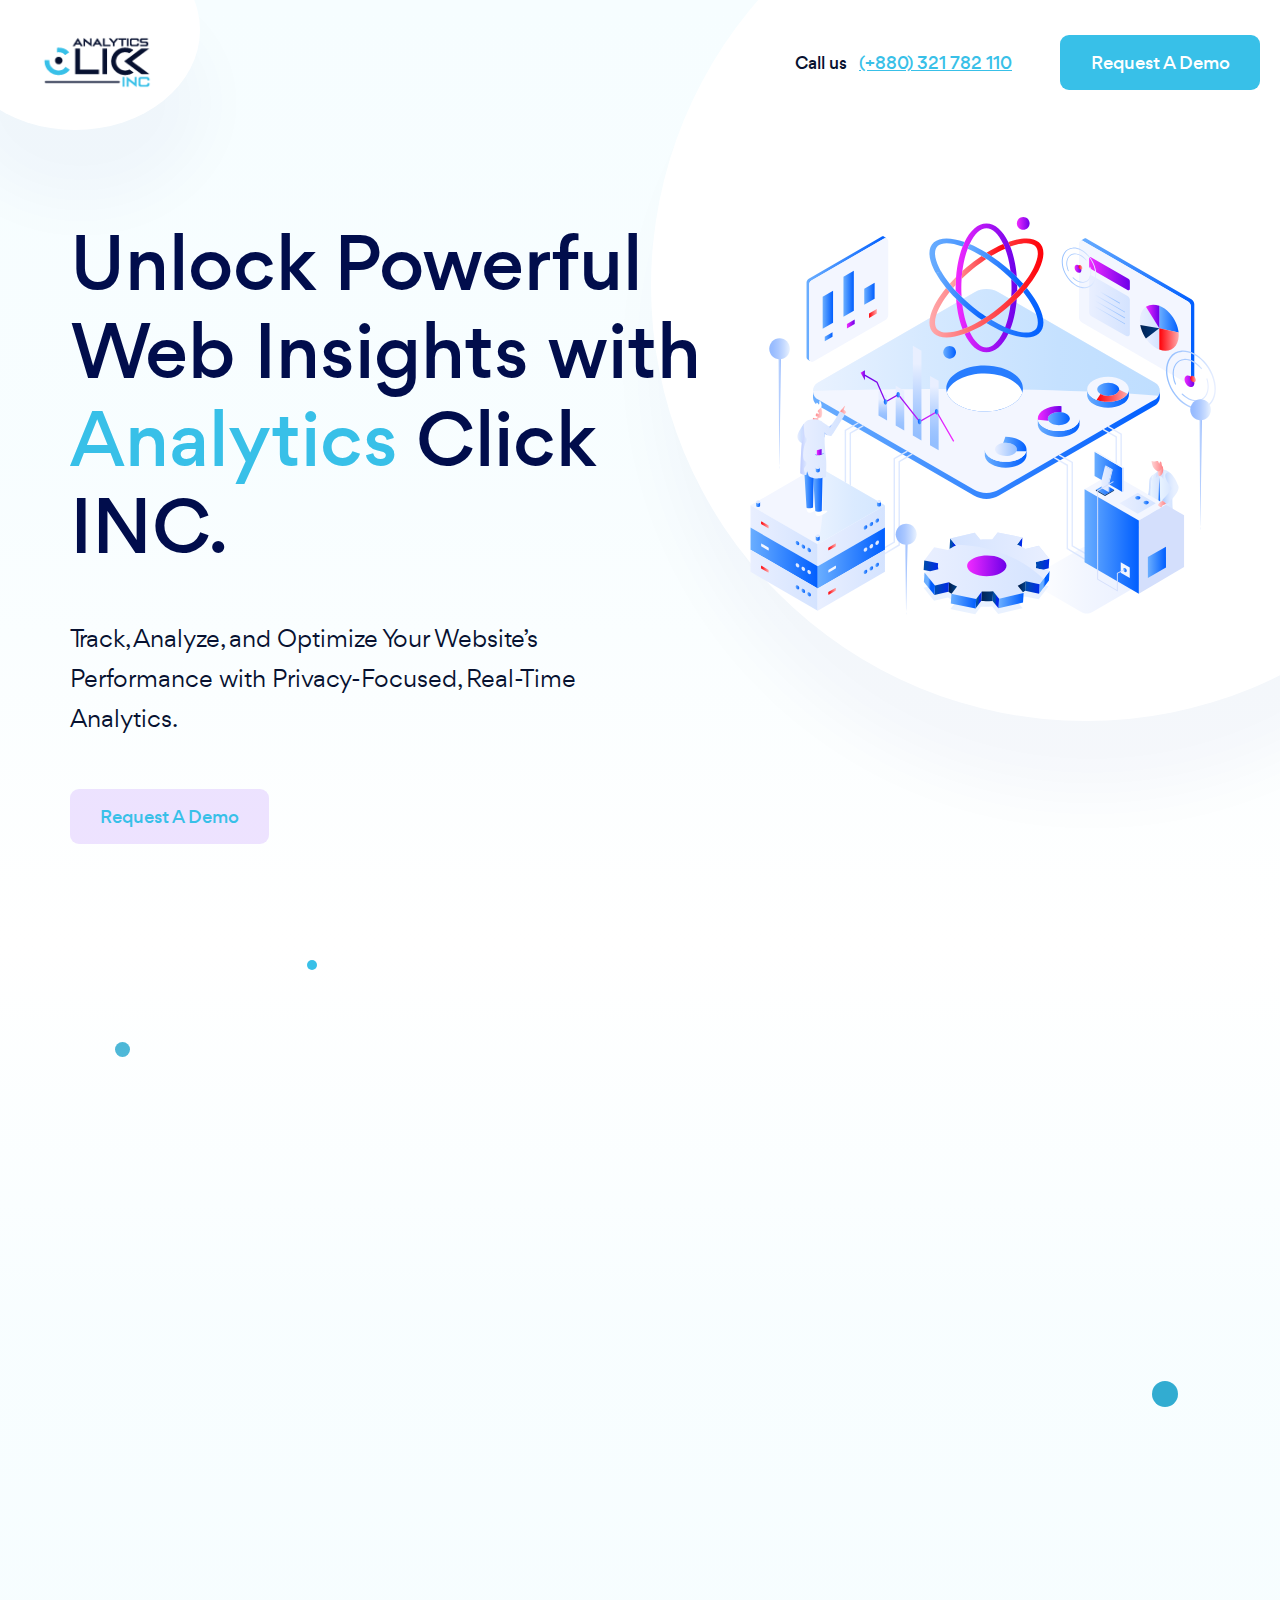
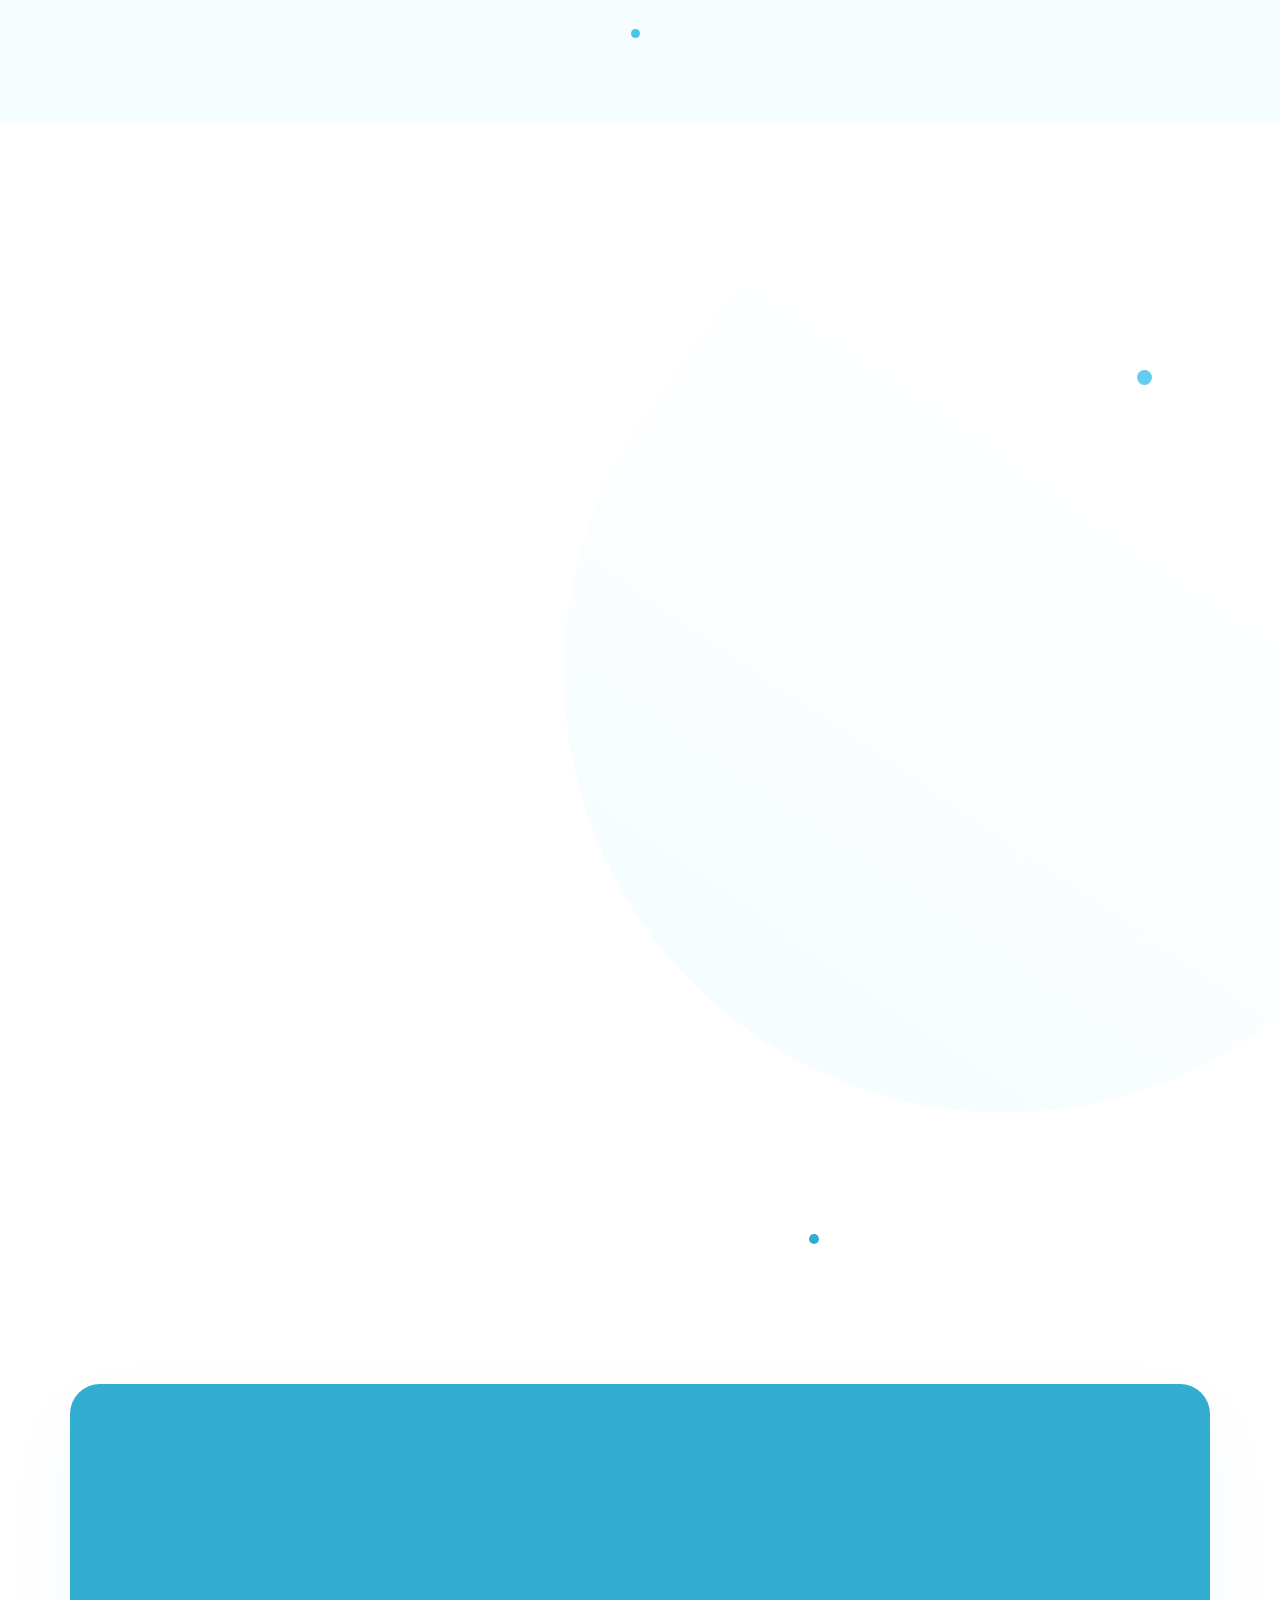
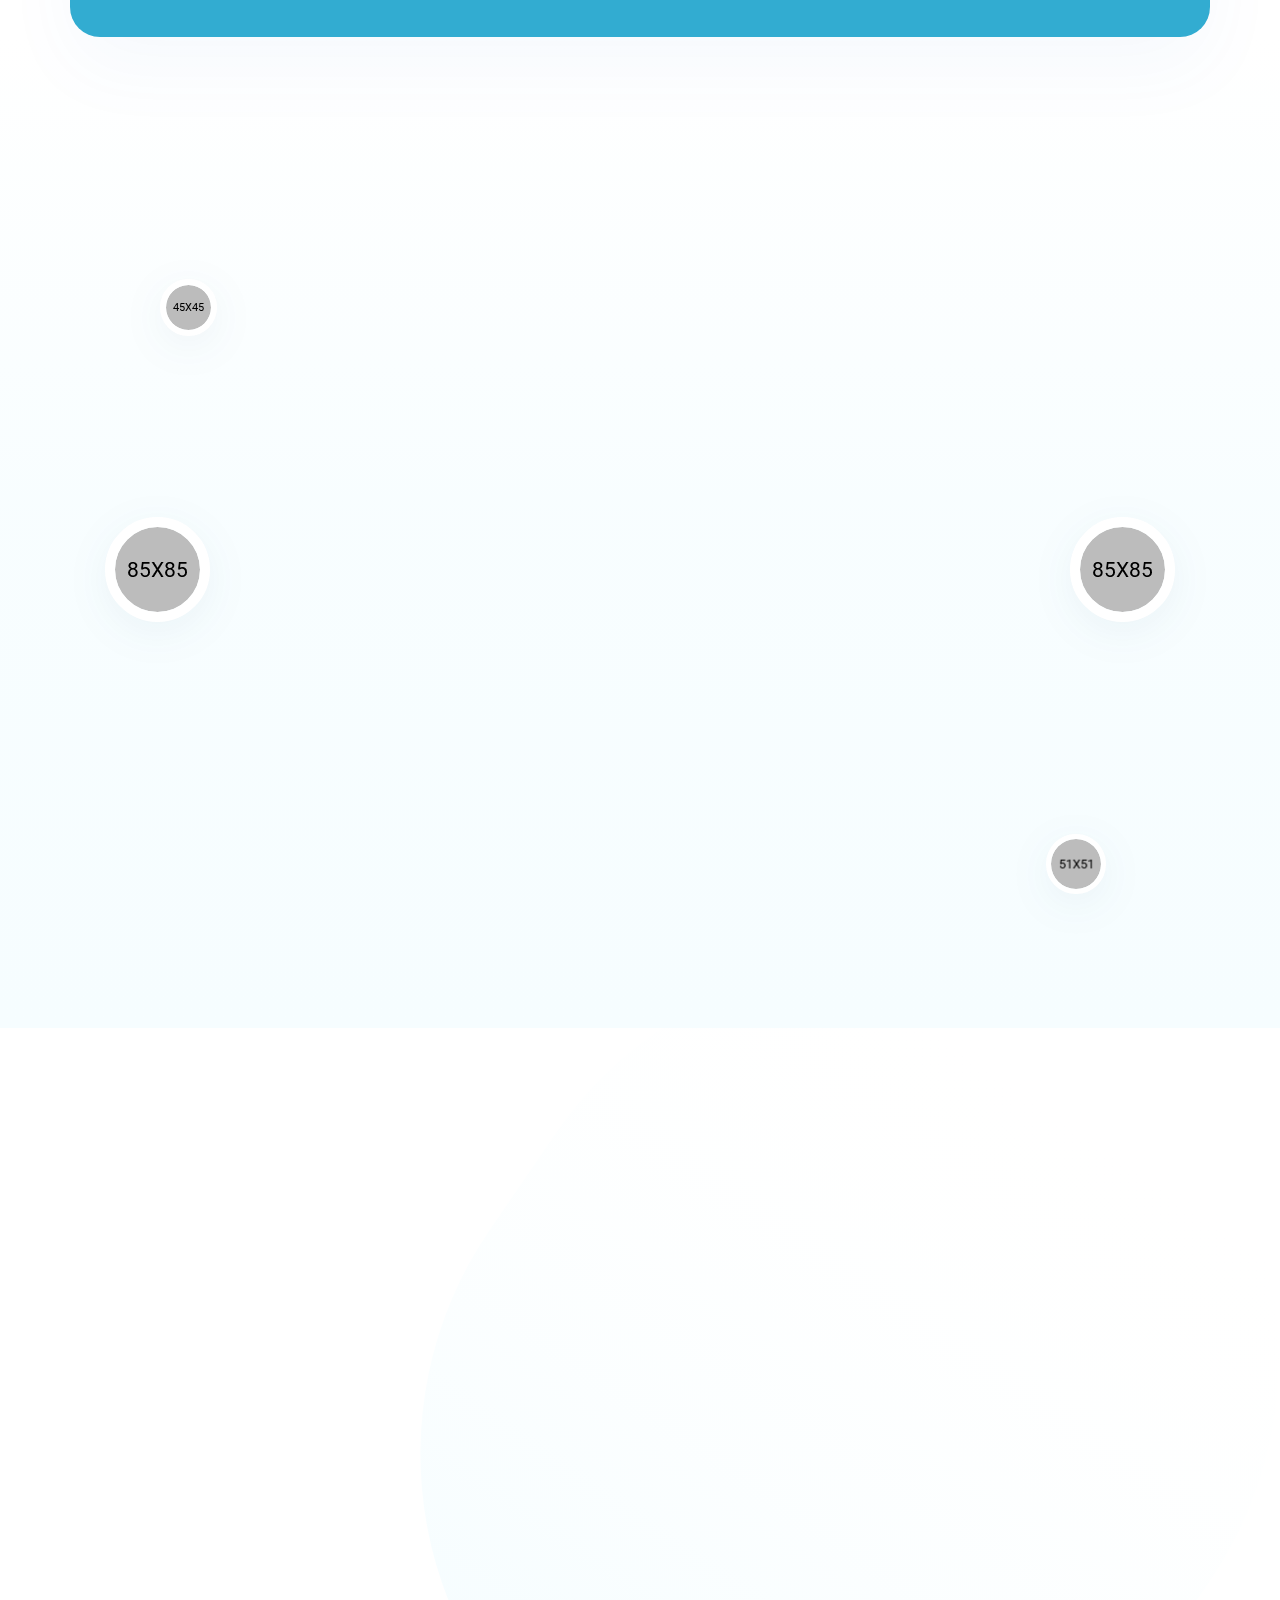
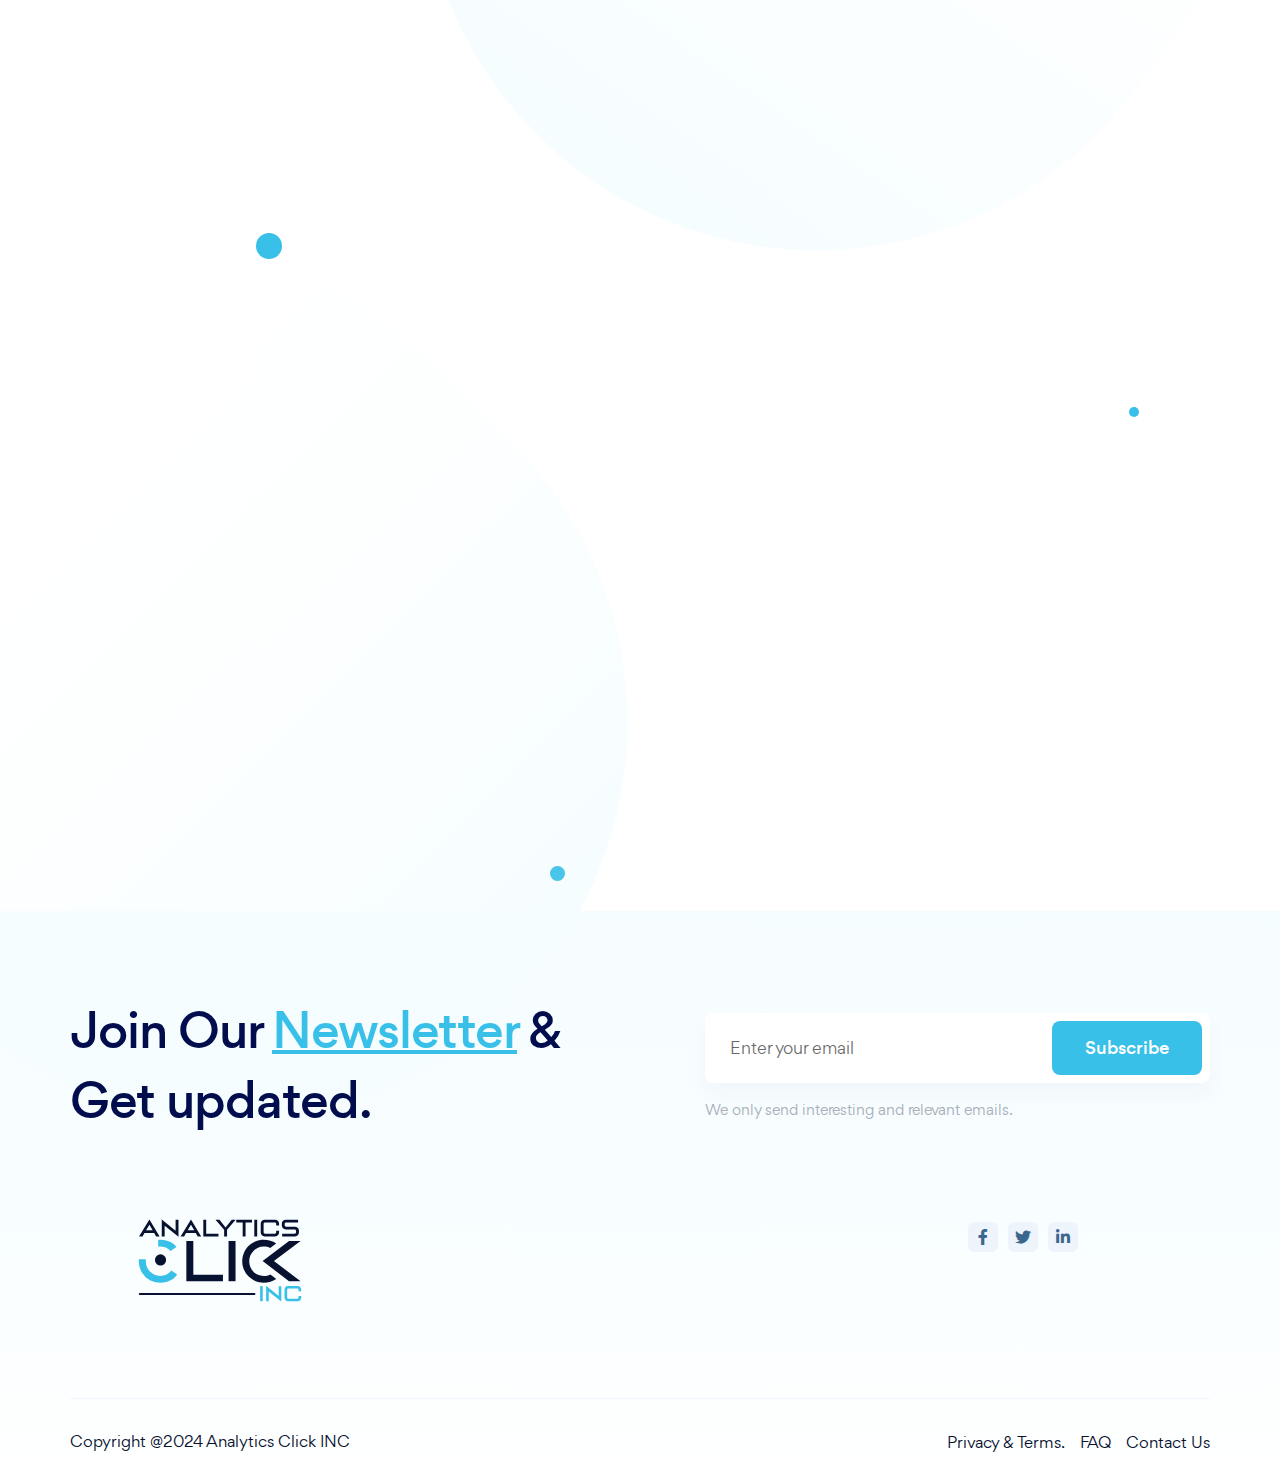
<file: index.html>
<!DOCTYPE html>
<html lang="en">
	<head>
		<meta charset="UTF-8">
		<meta name="keywords" content="Analytics Click Inc - Home">
		<meta name="description" content="Analytics Click Inc - Home">
      	<meta property="og:site_name" content="Analytics Click Inc">
      	<meta property="og:url" content="https://analyticsclick.com/">
      	<meta property="og:type" content="website">
      	<meta property="og:title" content="Analytics Click Inc - Home">
		<meta name='og:image' content='images/fav-icon/icon.png'>
		<!-- For IE -->
		<meta http-equiv="X-UA-Compatible" content="IE=edge">
		<!-- For Resposive Device -->
		<meta name="viewport" content="width=device-width, initial-scale=1.0">
		<!-- For Window Tab Color -->
		<!-- Chrome, Firefox OS and Opera -->
		<meta name="theme-color" content="#38C0E8">
		<!-- Windows Phone -->
		<meta name="msapplication-navbutton-color" content="#38C0E8">
		<!-- iOS Safari -->
		<meta name="apple-mobile-web-app-status-bar-style" content="#38C0E8">
		<title>Analytics Click Inc - Home</title>
		<!-- Favicon -->
		<link rel="icon" type="image/png" sizes="56x56" href="images/fav-icon/icon.png">
		<!-- Main style sheet -->
		<link rel="stylesheet" type="text/css" href="css/style.css" media="all">
		<!-- responsive style sheet -->
		<link rel="stylesheet" type="text/css" href="css/responsive.css" media="all">

		<!-- Fix Internet Explorer ______________________________________-->
		<!--[if lt IE 9]>
			<script src="http://html5shiv.googlecode.com/svn/trunk/html5.js"></script>
			<script src="vendor/html5shiv.js"></script>
			<script src="vendor/respond.js"></script>
		<![endif]-->	

        
	

	</head>

	<body>
	    
	 <script src="https://swetrix-fe.vercel.app/swetrix.js" defer></script>
<script>
  document.addEventListener('DOMContentLoaded', function() {
    swetrix.init('Br60LS0RVge4')
    swetrix.trackViews()
  })
</script>

<noscript>
  <img
    src="https://swetrix-fe.vercel.app/api/log/noscript?pid=Br60LS0RVge4"
    alt=""
    referrerpolicy="no-referrer-when-downgrade"
  />
</noscript>
	    
		<div class="main-page-wrapper">
			<!-- ===================================================
				Loading Transition
			==================================================== -->
			<section>
				<div id="preloader">
					<div id="ctn-preloader" class="ctn-preloader">
						<div class="animation-preloader">
							<div class="icon"><img src="images/logo/logo_01-01.svg" alt="" class="m-auto d-block" width="400"></div>
							<!--<div class="txt-loading mt-2">-->
							    <!--//Analytics Click-->
							<!--	<span data-text-preloader="A" class="letters-loading">-->
							<!--		A-->
							<!--	</span>-->
							<!--	<span data-text-preloader="L" class="letters-loading">-->
							<!--		N-->
							<!--	</span>-->
							<!--	<span data-text-preloader="A" class="letters-loading">-->
							<!--	    A-->
							<!--	</span>-->
							<!--	<span data-text-preloader="L" class="letters-loading">-->
							<!--		L-->
							<!--	</span>-->
							<!--	<span data-text-preloader="Y" class="letters-loading">-->
							<!--		Y-->
							<!--	</span>-->
								
							<!--	<span data-text-preloader="T" class="letters-loading">-->
							<!--		T-->
							<!--	</span>-->

       <!--                         <span data-text-preloader="I" class="letters-loading">-->
							<!--		I-->
							<!--	</span>-->

       <!--                         <span data-text-preloader="C" class="letters-loading">-->
							<!--		C-->
							<!--	</span>-->
                                
       <!--                         <span data-text-preloader="S" class="letters-loading">-->
							<!--		S-->
							<!--	</span>-->


							<!--	<span data-text-preloader="C" class="letters-loading2">-->
							<!--		C-->
							<!--	</span>-->
							<!--	<span data-text-preloader="L" class="letters-loading2">-->
							<!--		L-->
							<!--	</span>-->
							<!--	<span data-text-preloader="I" class="letters-loading2">-->
							<!--		I-->
							<!--	</span>-->
							<!--	<span data-text-preloader="C" class="letters-loading2">-->
							<!--		C-->
							<!--	</span>-->
							<!--	<span data-text-preloader="K" class="letters-loading2">-->
							<!--		K-->
							<!--	</span>-->
								
							<!--	<span data-text-preloader="I" class="letters-loading2">-->
							<!--		I-->
							<!--	</span>-->
							<!--	<span data-text-preloader="N" class="letters-loading2">-->
							<!--		N-->
							<!--	</span>-->
							<!--	<span data-text-preloader="C" class="letters-loading2">-->
							<!--		C-->
							<!--	</span>-->
								
							<!--</div>-->
						</div>	
					</div>
				</div>
			</section>


			<!-- 
			=============================================
				Search
			============================================== 
			-->
			<div class="offcanvas offcanvas-top theme-search-form bg-three justify-content-center" tabindex="-1" id="offcanvasTop">
				<button type="button" class="close-btn tran3s" data-bs-dismiss="offcanvas" aria-label="Close"><i class="bi bi-x-lg"></i></button>
				<div class="form-wrapper">
					<form action="#">
						<input type="text" placeholder="Search Keyword....">
					</form>
				</div> <!-- /.form-wrapper -->
			</div>


			<!-- 
			=============================================
				Theme Main Menu
			============================================== 
			-->
			<!-- <header class="theme-main-menu sticky-menu theme-menu-four"> -->
				<header class="theme-main-menu theme-menu-four">
				<div class="inner-content">
					<div class="d-flex align-items-center">
						<div class="logo order-lg-0"><a href="index.html" class="d-block position-relative" style="left: -48px;"><img src="images/logo/logo_01-01.png" alt="" width="250"></a></div>

						<div class="right-widget d-flex align-items-center ms-auto order-lg-3">
							<div class="call-button d-none d-xl-block me-5">Call us <a href="#">(+880) 321 782 110</a></div>
							<!-- <button class="menu-search-btn tran3s" type="button" data-bs-toggle="offcanvas" data-bs-target="#offcanvasTop" aria-controls="offcanvasTop"><i class="bi bi-search"></i></button> -->
							<a href="contact-us.html" class="send-msg-btn tran3s d-none d-lg-block">Request A Demo</a>
						</div> <!-- /.right-widget -->

						<nav class="navbar navbar-expand-lg order-lg-2">
							<button class="navbar-toggler d-block d-lg-none" type="button" data-bs-toggle="collapse" data-bs-target="#navbarNav" aria-controls="navbarNav" aria-expanded="false" aria-label="Toggle navigation">
						    	<span></span>
						 	</button>
						    <div class="collapse navbar-collapse" id="navbarNav">
						    	<ul class="navbar-nav">
						    		<li class="d-block d-lg-none"><div class="logo"><a href="index.html"><img src="images/logo/logo_01.png" alt="" width="130"></a></div></li>
							        <!-- <li class="nav-item active dropdown">
							        	<a class="nav-link dropdown-toggle" href="#" role="button" data-bs-toggle="dropdown" data-bs-auto-close="outside" aria-expanded="false">Home</a>
							        	<ul class="dropdown-menu">
							                <li><a href="index.html" class="dropdown-item"><span>User Analysis</span></a></li>
							                <li><a href="index-2.html" class="dropdown-item"><span>Artificial Intelligence</span></a></li>
							                <li><a href="index-3.html" class="dropdown-item"><span>Data Science</span></a></li>
							                <li><a href="index-4.html" class="dropdown-item"><span>Chatboot</span></a></li>
							                <li><a href="index-5.html" class="dropdown-item"><span>Machine Learning</span></a></li>
						                </ul>
						            </li> -->
						            <!-- <li class="nav-item dropdown">
							        	<a class="nav-link dropdown-toggle" href="#" role="button" data-bs-toggle="dropdown" data-bs-auto-close="outside" aria-expanded="false">Pages</a>
							        	
						            </li> -->
						            <!-- <li class="nav-item">
							        	<a class="nav-link" href="contact-us.html" role="button">Contact</a>
						            </li> -->
						    	</ul>
						    	<!-- Mobile Content -->
						    	<div class="mobile-content d-block d-lg-none">
						    		<div class="d-flex flex-column align-items-center justify-content-center mt-70">
						    			<a href="contact-us.html" class="send-msg-btn tran3s mb-10">Request A Demo</a>
						    			<div class="call-button">Call us <a href="#">(+880) 321 782 110</a></div>
						    		</div>
						    	</div> <!-- /.mobile-content -->
						    </div>
						</nav>
					</div>
				</div> <!-- /.inner-content -->
			</header> <!-- /.theme-main-menu -->


			
			<!-- 
			=============================================
				Theme Hero Banner
			============================================== 
			-->
			<div class="hero-banner-five">
				<div class="container">
					<div class="row">
						<div class="col-xxl-6 col-md-7">
							<h1 class="hero-heading">Unlock Powerful Web Insights with <span>Analytics </span> Click INC. </h1>
							<p class="text-lg mb-50 pt-40 pe-xl-5 md-pt-30 md-mb-40">Track, Analyze, and Optimize Your Website’s Performance with Privacy-Focused, Real-Time Analytics.</p>
							<ul class="style-none button-group d-flex align-items-center">
								<li class="me-4"><a href="contact-us.html" class="demo-btn ripple-btn tran3s">Request A Demo</a></li>
								<!-- <li><a class="fancybox video-icon tran3s" data-fancybox="" href="https://www.youtube.com/embed/aXFSJTjVjw0"><i class="fas fa-play"></i></a></li> -->
							</ul>
						</div>
					</div>
				</div> <!-- /.container -->
				<div class="illustration-holder">
					<img src="images/assets/ils_13.svg" alt="" class="main-illustration ms-auto">
					<img src="images/assets/ils_13_1.svg" alt="" class="shapes shape-one">
					<img src="images/assets/ils_13_2.svg" alt="" class="shapes shape-two" data-aos="fade-down">
					<img src="images/assets/ils_13_2.svg" alt="" class="shapes shape-three" data-aos="fade-down">
				</div> <!-- /.illustration-holder -->
				<div class="shapes oval-one"></div>
			</div> <!-- /.hero-banner-five -->

			


			<!-- 
			=============================================
				Feature Section Seventeen
			============================================== 
			-->
			<!--<div class="fancy-feature-seventeen position-relative mt-160 xl-mt-50">-->
			<!--	<div class="container">-->
			<!--		<div class="row align-items-center">-->
			<!--			<div class="col-xl-6 col-lg-5" data-aos="fade-right">-->
			<!--				<div class="title-style-three text-center text-lg-start">-->
			<!--					<h2 class="main-title"><span>Service</span> We Provide with Quality.</h2>-->
			<!--				</div> -->
			<!--			</div>-->
			<!--			<div class="col-xl-6 col-lg-7" data-aos="fade-left">-->
			<!--				<p class="m0 text-center text-lg-start md-pt-30">At Click Assist, we help you take control of your website's data with our cutting-edge analytics service. Powered by the open-source Swetrix platform, our tool offers powerful, privacy-focused insights into your website traffic, user behavior, and performance. With no invasive cookies, your visitors’ privacy is safeguarded, while you receive the data you need to make informed decisions. Start tracking today, effortlessly.</p>-->
			<!--			</div>-->
			<!--		</div>-->

			<!--		<div class="row justify-content-center pt-30">-->
			<!--			<div class="col-lg-4 col-md-6" data-aos="fade-right">-->
			<!--				<div class="block-style-twelve mt-30 ps-lg-0 pe-xl-5 me-xl-2">-->
			<!--					<div class="icon d-flex align-items-end"><img src="images/icon/icon_31.svg" alt=""></div>-->
			<!--					<h5><a href="#">Data Science</a></h5>-->
			<!--					<p>Convert data noise intelligent insights for competitive differentiation qulaity check equlity.</p>-->
			<!--					<a href="#" class="tran3s more-btn"><img src="images/icon/icon_20.svg" alt=""></a>-->
			<!--				</div>-->
			<!--			</div>-->
			<!--			<div class="col-lg-4 col-md-6" data-aos="fade-up" data-aos-delay="100">-->
			<!--				<div class="block-style-twelve mt-30 active">-->
			<!--					<div class="icon d-flex align-items-end"><img src="images/icon/icon_32.svg" alt=""></div>-->
			<!--					<h5><a href="#">Customer Support</a></h5>-->
			<!--					<p>Convert data noise to intelligent insights for competitive differentiation qulaity check.</p>-->
			<!--					<a href="#" class="tran3s more-btn"><img src="images/icon/icon_20.svg" alt=""></a>-->
			<!--				</div> -->
			<!--			</div>-->
			<!--			<div class="col-lg-4 col-md-6" data-aos="fade-left">-->
			<!--				<div class="block-style-twelve mt-30">-->
			<!--					<div class="icon d-flex align-items-end"><img src="images/icon/icon_33.svg" alt=""></div>-->
			<!--					<h5><a href="#">Machine Learning</a></h5>-->
			<!--					<p>Convert data noise intelligent insights for competitive differentiation qulaity check equlity.</p>-->
			<!--					<a href="#" class="tran3s more-btn"><img src="images/icon/icon_20.svg" alt=""></a>-->
			<!--				</div>-->
			<!--			</div> -->
			<!--		</div>-->
			<!--	</div> -->
			<!--	<div class="shapes shape-one"></div>-->
			<!--</div> -->
			


			<!-- 
			=============================================
				Feature Section Eighteen
			============================================== 
			-->
			<div class="fancy-feature-eighteen position-relative pb-225 lg-pt-130 md-pt-100 xl-pb-150 lg-pb-100">
				<div class="container">
					<div class="row">
						<div class="col-xl-5 col-lg-6 col-md-7 ms-auto">
							<div class="block-style-two" data-aos="fade-left">
								<div class="title-style-three">
									<!--<div class="sc-title">Over 150k+ Client</div>-->
									<h2 class="main-title"><span>Service</span> We Provide with Quality.</h2>
								</div> <!-- /.title-style-three -->
								<p class="pt-20 pb-25 lg-pb-20">At Analytics Click INC, we help you take control of your website's data with our cutting-edge analytics service. Powered by the open-source Swetrix platform, our tool offers powerful, privacy-focused insights into your website traffic, user behavior, and performance. With no invasive cookies, your visitors’ privacy is safeguarded, while you receive the data you need to make informed decisions. Start tracking today, effortlessly.</p>
								<!--<ul class="style-none list-item color-rev">-->
								<!--	<li>Various analysis options.</li>-->
								<!--	<li>Page Load (time, size, number of requests).</li>-->
								<!--	<li>Advance Data analysis operation.</li>-->
								<!--</ul>-->
								<a href="contact-us.html" class="btn-eight mt-30 lg-mt-30">Request a demo</a>
							</div> <!-- /.block-style-two -->
						</div>
					</div>
				</div> <!-- /.container -->
				<div class="illustration-holder" data-aos="fade-right">
					<img src="images/assets/ils_14.svg" alt="" class="w-100 main-illustration">
					<img src="images/assets/ils_14_1.svg" alt="" class="shapes shape-one" data-aos="fade-down">
					<img src="images/assets/ils_14_2.svg" alt="" class="shapes shape-two" data-aos="fade-down" data-aos-delay="100">
					<img src="images/assets/ils_14_3.svg" alt="" class="shapes shape-three" data-aos="fade-down" data-aos-delay="200">
					<img src="images/assets/ils_14_4.svg" alt="" class="shapes shape-four">
					<img src="images/assets/ils_14_5.svg" alt="" class="shapes shape-five">
					<img src="images/assets/ils_14_6.svg" alt="" class="shapes shape-six">
					<img src="images/assets/ils_14_7.svg" alt="" class="shapes shape-seven">
				</div> <!-- /.illustration-holder -->
				<div class="shapes oval-one"></div>
				<div class="shapes oval-two"></div>
				<div class="shapes oval-three"></div>
			</div> <!-- /.fancy-feature-eighteen -->



			<!-- 
			=============================================
				Feature Section Nineteen
			============================================== 
			-->
			<div class="fancy-feature-nineteen position-relative pt-130 lg-pt-80">
				<div class="container">
					<div class="row">
						<div class="col-xxl-5 col-lg-6 col-md-7">
							<div class="block-style-thirteen" data-aos="fade-right">
								<div class="title-style-three pb-15">
									<!--<div class="sc-title">WORK PROCESS</div>-->
									<h2 class="main-title">Analytics Click INC <span style="text-decoration:none;">Key Features</span></h2>
								</div> <!-- /.title-style-three -->
								<ul class="style-none list-item">
									<li data-aos="fade-up">
										<div class="numb tran3s">1</div>
										<h6>Privacy-First Analytics</h6>
										<span>Cookieless tracking ensures your data remains compliant and respectful of user privacy.</span>
									</li>
									<li data-aos="fade-up" data-aos-delay="50">
										<div class="numb tran3s">2</div>
										<h6>Real-Time Monitoring</h6>
										<span>Instantly view traffic, page views, and user flows to make quick adjustments.</span>
									</li>
									<li data-aos="fade-up" data-aos-delay="100">
										<div class="numb tran3s">3</div>
										<h6>Customizable Dashboards</h6>
										<span>Tailor your dashboard to focus on the metrics that matter most to your business.</span>
									</li>
									
										<li data-aos="fade-up" data-aos-delay="100">
										<div class="numb tran3s">4</div>
										<h6>Easy Integration</h6>
										<span>Set up and start tracking in just a few clicks—no complicated configurations.</span>
									</li>
									
										<li data-aos="fade-up" data-aos-delay="100">
										<div class="numb tran3s">5</div>
										<h6>Comprehensive Reports</h6>
										<span>Get in-depth reports that help you optimize for speed, engagement, and more.</span>
									</li>
									
								</ul>
							</div> <!-- /.block-style-thirteen -->
						</div>
					</div>
				</div> <!-- /.container -->
				<div class="illustration-holder" data-aos="fade-left">
					<img src="images/assets/ils_15.svg" alt="" class="w-100 main-illustration">
					<img src="images/assets/ils_15_1.svg" alt="" class="shapes shape-one">
					<img src="images/assets/ils_15_2.svg" alt="" class="shapes shape-two">
					<img src="images/assets/ils_15_3.svg" alt="" class="shapes shape-three">
					<img src="images/assets/ils_15_4.svg" alt="" class="shapes shape-four">
					<img src="images/assets/ils_15_5.svg" alt="" class="shapes shape-five" data-aos="fade-down" data-aos-delay="200" data-aos-duration="2000">
					<img src="images/assets/ils_15_6.svg" alt="" class="shapes shape-six" data-aos="fade-down" data-aos-delay="100" data-aos-duration="2000">
					<img src="images/assets/ils_15_7.svg" alt="" class="shapes shape-seven" data-aos="fade-down" data-aos-duration="2000">
				</div> <!-- /.illustration-holder -->
				<div class="shapes oval-one"></div>
				<div class="shapes oval-two"></div>
				<img src="images/shape/shape_35.svg" alt="" class="shapes bg-shape">
			</div> <!-- /.fancy-feature-nineteen -->




			<!--
			=====================================================
				Counter Section One
			=====================================================
			-->
			<div class="counter-section-one mt-140 lg-mt-100">
				<div class="container">
					<div class="inner-container bg-color">
						<div class="row justify-content-center">
							<div class="col-md-4 col-sm-6" data-aos="fade-up">
								<div class="counter-block-one text-center mb-20">
									<div class="main-count"><span class="counter">20</span>mil</div>
									<p>Human labor hours saved <br> with help of AI</p>
								</div> <!-- /.counter-block-one -->
							</div>
							<div class="col-md-4 col-sm-6" data-aos="fade-up" data-aos-delay="100">
								<div class="counter-block-one text-center mb-20">
									<div class="main-count"><span class="counter">1.3</span>b+</div>
									<p>Generated revenue by <br>AI Solutions</p>
								</div> <!-- /.counter-block-one -->
							</div>
							<div class="col-md-4 col-sm-6" data-aos="fade-up" data-aos-delay="200">
								<div class="counter-block-one text-center mb-20">
									<div class="main-count">$<span class="counter">15</span>mil+</div>
									<p>Saved operational costs <br>due to AI</p>
								</div> <!-- /.counter-block-one -->
							</div>
						</div>
					</div> <!-- /.inner-container -->
				</div>
			</div> <!-- /.counter-section-one -->




			<!--
			=====================================================
				Feedback Slider Four
			=====================================================
			-->
			<div class="feedback-section-five pt-130 lg-pt-100 pb-95 lg-pb-40">
				<div class="container">
					<div class="title-style-three text-center" data-aos="fade-up">
						<div class="sc-title">Testimonials</div>
						<h2 class="main-title">Words from <span>Client</span></h2>
					</div> <!-- /.title-style-three -->

					<div class="feedback_slider_four pt-70 lg-pt-50" data-aos="fade-up">
						<div class="item">
							<div class="row">
								<div class="col-xxl-9 col-xl-10 col-lg-8 m-auto">
									<div class="feedback-block-four mb-80 ms-xxl-4 me-xxl-4">
										<img src="images/icon/icon_34.svg" alt="" class="m-auto">
										<p>Having a home based business is a wonderful asset to your life. The problem still stands it comes timeadvertise your business for a cheap cost. I know you have looked answer everywhere.</p>
										<div class="cp-info">
											<h6>Rashed kabir</h6>
											<span>Designer</span>
										</div>
									</div> <!-- /.feedback-block-four -->
								</div>
							</div>
						</div>
						<div class="item">
							<div class="row">
								<div class="col-xxl-9 col-xl-10 col-lg-8 m-auto">
									<div class="feedback-block-four mb-80 ms-xxl-4 me-xxl-4">
										<img src="images/icon/icon_34.svg" alt="" class="m-auto">
										<p>Having a home based business is a wonderful asset to your life. The problem still stands it comes timeadvertise your business for a cheap cost. I know you have looked answer everywhere.</p>
										<div class="cp-info">
											<h6>Zubayer Hasan</h6>
											<span>Front End developer</span>
										</div>
									</div> <!-- /.feedback-block-four -->
								</div>
							</div>
						</div>
						<div class="item">
							<div class="row">
								<div class="col-xxl-9 col-xl-10 col-lg-8 m-auto">
									<div class="feedback-block-four mb-80 ms-xxl-4 me-xxl-4">
										<img src="images/icon/icon_34.svg" alt="" class="m-auto">
										<p>Having a home based business is a wonderful asset to your life. The problem still stands it comes timeadvertise your business for a cheap cost. I know you have looked answer everywhere.</p>
										<div class="cp-info">
											<h6>Mahfuz Riad</h6>
											<span>Designer</span>
										</div>
									</div> <!-- /.feedback-block-four -->
								</div>
							</div>
						</div>
					</div> <!-- /.feedback_slider_four -->
				</div>
				<img src="images/media/img_08.jpg" alt="" class="shapes avatar-one" width="45" height="45" style="outline-width: 6px;">
				<img src="images/media/img_09.jpg" alt="" class="shapes avatar-two" width="85" height="85" style="outline-width: 10px;">
				<img src="images/media/img_10.jpg" alt="" class="shapes avatar-three" width="85" height="85" style="outline-width: 10px;">
				<img src="images/media/img_11.jpg" alt="" class="shapes avatar-four" width="50" height="50" style="outline-width: 5px;">
			</div> <!-- /.feedback-section-five -->



			<!--
			=====================================================
				Feature Section Twenty
			=====================================================
			-->
			<div class="fancy-feature-twenty position-relative mt-160 pb-100 lg-mt-100 lg-pb-70">
				<div class="container">
					<div class="row">
						<div class="col-lg-5">
							<div class="block-style-five pe-xxl-5 me-xxl-5 md-pb-50" data-aos="fade-right">
								<div class="title-style-three">
									<div class="sc-title">QUESTIONS & ANSWERS</div>
									<h2 class="main-title">Any <span>Questions?</span> Find here.</h2>
								</div> <!-- /.title-style-three -->
								<p class="pt-20 pb-15">Don’t find your answer here? just send us a message for any query.</p>
								<a href="contact-us.html" class="btn-eight ripple-btn">Request A Demo</a>
							</div> <!-- /.block-style-five -->
						</div>

						<div class="col-lg-7" data-aos="fade-left">
							<div class="accordion accordion-style-one" id="accordionOne">
								<div class="accordion-item">
								    <div class="accordion-header" id="headingOne">
								      	<button class="accordion-button" type="button" data-bs-toggle="collapse" data-bs-target="#collapseOne" aria-expanded="false" aria-controls="collapseOne">
								        	What is web hosting?
								      	</button>
								    </div>
								    <div id="collapseOne" class="accordion-collapse collapse" aria-labelledby="headingOne" data-bs-parent="#accordionOne">
								    	<div class="accordion-body">
								        	<p>They not only understand what I say but read between the lines and also give me ideas of my own. AI technology is perfect for best business solutions. </p>
								    	</div>
								    </div>
							  	</div>
							  	<div class="accordion-item">
								    <div class="accordion-header" id="headingTwo">
								      	<button class="accordion-button collapsed" type="button" data-bs-toggle="collapse" data-bs-target="#collapseTwo" aria-expanded="false" aria-controls="collapseTwo">
								        	How do you weigh different criteria in your process?
								      	</button>
								    </div>
								    <div id="collapseTwo" class="accordion-collapse collapse" aria-labelledby="headingTwo" data-bs-parent="#accordionOne">
								      	<div class="accordion-body">
								        	<p>They not only understand what I say but read between the lines and also give me ideas of my own. AI technology is perfect for best business solutions. </p>
								    	</div>
								    </div>
							  	</div>
							  	<div class="accordion-item">
								    <div class="accordion-header" id="headingThree">
								   		<button class="accordion-button collapsed" type="button" data-bs-toggle="collapse" data-bs-target="#collapseThree" aria-expanded="false" aria-controls="collapseThree">
								        	What can I use to build my website?
								      	</button>
								    </div>
								    <div id="collapseThree" class="accordion-collapse collapse" aria-labelledby="headingThree" data-bs-parent="#accordionOne">
								    	<div class="accordion-body">
								        	<p>They not only understand what I say but read between the lines and also give me ideas of my own. AI technology is perfect for best business solutions. </p>
								    	</div>
								    </div>
								</div>
								<div class="accordion-item">
								    <div class="accordion-header" id="headingFour">
								   		<button class="accordion-button" type="button" data-bs-toggle="collapse" data-bs-target="#collapseFour" aria-expanded="true" aria-controls="collapseFour">
								        	If I already have a website, can I transfer it to your web hosting?
								      	</button>
								    </div>
								    <div id="collapseFour" class="accordion-collapse collapse show" aria-labelledby="headingFour" data-bs-parent="#accordionOne">
								    	<div class="accordion-body">
								        	<p>They not only understand what I say but read between the lines and also give me ideas of my own. AI technology is perfect for best business solutions. </p>
								    	</div>
								    </div>
								</div>
								<div class="accordion-item">
								    <div class="accordion-header" id="headingFive">
								   		<button class="accordion-button collapsed" type="button" data-bs-toggle="collapse" data-bs-target="#collapseFive" aria-expanded="false" aria-controls="collapseFive">
								        	How can I accept credit cards online?
								      	</button>
								    </div>
								    <div id="collapseFive" class="accordion-collapse collapse" aria-labelledby="headingFive" data-bs-parent="#accordionOne">
								    	<div class="accordion-body">
								        	<p>They not only understand what I say but read between the lines and also give me ideas of my own. AI technology is perfect for best business solutions. </p>
								    	</div>
								    </div>
								</div>
							</div>
						</div>
					</div>
				</div> <!-- /.container -->
				<img src="images/shape/shape_36.svg" alt="" class="shapes shape-one">
				<div class="shapes oval-one"></div>
			</div> <!-- /.fancy-feature-twenty -->




			<!--
			=====================================================
				Blog Section Three
			=====================================================
		
			<div class="blog-section-three position-relative pt-70 lg-pt-40">
				<div class="container">
					<div class="title-style-three text-center mb-50 lg-mb-20" data-aos="fade-up">
						<div class="sc-title">RECENT NEWS</div>
						<h2 class="main-title">Inside Story & <span>Blog</span></h2>
					</div>

					<div class="row gx-xxl-5">
						<div class="col-lg-4 col-sm-6 d-flex" data-aos="fade-up">
							<article class="blog-meta-one color-two tran3s mt-30">
								<figure class="post-img m0"><a href="#" class="w-100 d-block"><img src="images/blog/blog_img_01.jpg" alt="" class="w-100 tran4s"></a></figure>
								<div class="post-data">
									<div class="post-tag"><a href="#">Data Science</a> - 15 minute read</div>
									<a href="#" class="blog-title"><h5>Make more daily productive  working flow like pro.</h5></a>
								</div> 
							</article>
						</div>
						<div class="col-lg-4 col-sm-6 d-flex" data-aos="fade-up" data-aos-delay="100">
							<article class="blog-meta-one color-two tran3s mt-30">
								<figure class="post-img m0"><a href="#" class="w-100 d-block"><img src="images/blog/blog_img_02.jpg" alt="" class="w-100 tran4s"></a></figure>
								<div class="post-data">
									<div class="post-tag"><a href="#">UI/UX Design</a> - 10 minute read</div>
									<a href="#" class="blog-title"><h5>Internet of the things and why it’s becoming important in the century.</h5></a>
								</div> 
							</article>
						</div>
						<div class="col-lg-4 col-sm-6 d-flex" data-aos="fade-up" data-aos-delay="200">
							<article class="blog-meta-one color-two tran3s mt-30">
								<figure class="post-img m0"><a href="#" class="w-100 d-block"><img src="images/blog/blog_img_03.jpg" alt="" class="w-100 tran4s"></a></figure>
								<div class="post-data">
									<div class="post-tag"><a href="#">Marketing</a> - 8 minute read</div>
									<a href="#" class="blog-title"><h5>The power product and the quotient rules.</h5></a>
								</div> 
							</article>
						</div>
						<div class="col-lg-4 col-sm-6 d-lg-none d-flex" data-aos="fade-up">
							<article class="blog-meta-one color-two tran3s mt-30">
								<figure class="post-img m0"><a href="#" class="w-100 d-block"><img src="images/blog/blog_img_01.jpg" alt="" class="w-100 tran4s"></a></figure>
								<div class="post-data">
									<div class="post-tag"><a href="#">Data Science</a> - 15 minute read</div>
									<a href="#" class="blog-title"><h5>Make more daily productive  working flow like pro.</h5></a>
								</div> 
							</article>
						</div>
					</div>
				</div>
			</div>  /.blog-section-three -->



			<!--
			=====================================================
				Feature Section Twenty One
			=====================================================
			-->
			<div class="fancy-feature-twentyOne mt-200 pb-100 lg-mt-120 lg-pb-50">
				<div class="container">
					<div class="row">
						<div class="col-lg-6 col-md-7 ms-auto">
							<div class="block-style-five ps-xxl-5" data-aos="fade-left">
								<div class="title-style-three">
									<div class="sc-title">Contact us</div>
									<h2 class="main-title">Get Started with <span>Analytics Click INC</span> Today. It’s Fast & Easy.</h2>
								</div> <!-- /.title-style-three -->
								<!--<p class="pt-20 pb-15">Lorem ipsum dolor sit amet, consectetur adipiscing elit, sed eiusmod tempor incididunt ut labore et dolore magna aliqua. Ut  quis nostrud ullamco laboris nisi.</p>-->
								<a href="contact-us.html" class="btn-eight ripple-btn mt-30">Request A Demo</a>
							</div> <!-- /.block-style-five -->
						</div>
					</div>
				</div>
				<div class="illustration-holder" data-aos="fade-right">
					<img src="images/assets/ils_16.svg" alt="" class="w-100 main-illustration">
				</div> <!-- /.illustration-holder -->
				<img src="images/shape/shape_37.svg" alt="" class="shapes shape-one">
				<div class="shapes oval-one"></div>
				<div class="shapes oval-two"></div>
			</div> <!-- /.fancy-feature-twentyOne -->


			<!--
			=====================================================
				Partner Section Two
			=====================================================

			<div class="partner-section-two mt-30 mb-130 lg-mb-80">
				<div class="container">
					<div class="row">
						<div class="col-12 m-auto">
							<ul class="style-none text-center mt-40 lg-mt-10">
								<li class="partner-logo-block-one d-inline-block" data-aos="fade-up"><a href="#" class="d-flex align-items-center justify-content-center"><img src="images/logo/Plogo-13.png" alt=""></a></li>
								<li class="partner-logo-block-one d-inline-block" data-aos="fade-up" data-aos-delay="100"><a href="#" class="d-flex align-items-center justify-content-center"><img src="images/logo/Plogo-12.png" alt=""></a></li>
								<li class="partner-logo-block-one d-inline-block" data-aos="fade-up" data-aos-delay="200"><a href="#" class="d-flex align-items-center justify-content-center"><img src="images/logo/Plogo-9.png" alt=""></a></li>
								<li class="partner-logo-block-one d-inline-block" data-aos="fade-up" data-aos-delay="300"><a href="#" class="d-flex align-items-center justify-content-center"><img src="images/logo/Plogo-7.png" alt=""></a></li>
								<li class="partner-logo-block-one d-inline-block" data-aos="fade-up" data-aos-delay="400"><a href="#" class="d-flex align-items-center justify-content-center"><img src="images/logo/Plogo-8.png" alt=""></a></li>
							</ul>
						</div>
					</div>
				</div> 
			</div>

		

		
			=====================================================
				Footer
			=====================================================
			-->
			<div class="footer-style-four theme-basic-footer">
				<div class="container">
					<div class="inner-wrapper">
						<div class="subscribe-area">
							<div class="row align-items-center">
								<div class="col-md-6">
									<div class="title-style-four sm-pb-20">
										<h4 class="main-title">Join Our <span>Newsletter</span> & Get updated.</h4>
									</div> <!-- /.title-style-four -->
								</div>
								<div class="col-md-6">
														<div class="subscribe-form input-group-meta form-group">
									    	 <div class="subscribe_messages"></div>
										<form action="#" id="subscribe-form"  data-toggle="validator">
										   
											<input type="email" id="subscribe_email" placeholder="Enter your email" required="required" data-error="Email is required.">
											
											<div class="help-block with-errors"></div>
											
											<button class="ripple-btn tran3s">Subscribe</button>
										</form>
										<p>We only send interesting and relevant emails.</p>
									</div> <!-- /.subscribe-form -->
								</div>
							</div>
						</div> <!-- /.subscribe-area -->
						<div class="row justify-content-center">
							<div class="col-lg-4 footer-intro mb-40">
								<!--<div class="logo"><a href="index.html"><img src="images/logo/logo_01.png" alt="" width="250"></a></div>-->
								<div class="logo"><a href="index.html"><img src="images/logo/logo_01-04.svg" alt="" width="300"></a></div>
								<!--<p class='fs-5'>In this class, you will learn about the most effective machine learning techniques, and gain practice implementing them.</p>-->
								<!--<ul class="d-flex social-icon style-none justify-content-center">-->
								<!--	<li><a href="#"><i class="fab fa-facebook-f"></i></a></li>-->
								<!--	<li><a href="#"><i class="fab fa-twitter"></i></a></li>-->
								<!--	<li><a href="#"><i class="fab fa-linkedin-in"></i></a></li>-->
								<!--</ul>-->
							</div>
							<div class="col-lg-4 footer-intro mb-40">
								<!--<div class="logo"><a href="index.html"><img src="images/logo/logo_01.png" alt="" width="250"></a></div>-->
								<!--<div class="logo"><a href="index.html"><img src="images/logo/logo_01.png" alt="" width="400"></a></div>-->
								<!--<p class='mt-0'>In this class, you will learn about the most effective machine learning techniques, and gain practice implementing them.</p>-->
								<!--<ul class="d-flex social-icon style-none justify-content-center">-->
								<!--	<li><a href="#"><i class="fab fa-facebook-f"></i></a></li>-->
								<!--	<li><a href="#"><i class="fab fa-twitter"></i></a></li>-->
								<!--	<li><a href="#"><i class="fab fa-linkedin-in"></i></a></li>-->
								<!--</ul>-->
							</div>
							<div class="col-lg-4 footer-intro mb-40">
								<!--<div class="logo"><a href="index.html"><img src="images/logo/logo_01.png" alt="" width="250"></a></div>-->
								<!--<div class="logo"><a href="index.html"><img src="images/logo/logo_01.png" alt="" width="400"></a></div>-->
								<!--<p class='fs-5'>In this class, you will learn about the most effective machine learning techniques, and gain practice implementing them.</p>-->
								<ul class="d-flex social-icon style-none justify-content-center">
									<li><a href="#"><i class="fab fa-facebook-f"></i></a></li>
									<li><a href="#"><i class="fab fa-twitter"></i></a></li>
									<li><a href="#"><i class="fab fa-linkedin-in"></i></a></li>
								</ul>
							</div>
							<!--<div class="col-lg-2 col-sm-4 ms-auto mb-30">-->
							<!--	<h5 class="footer-title">Links</h5>-->
							<!--	<ul class="footer-nav-link style-none">-->
							<!--		<li><a href="index.html">Home</a></li>-->
							<!--		<li><a href="#">Pricing</a></li>-->
							<!--		<li><a href="#">About us</a></li>-->
							<!--		<li><a href="#">Service</a></li>-->
							<!--		<li><a href="#">Blog</a></li>-->
							<!--	</ul>-->
							<!--</div>-->
							<!--<div class="col-lg-3 col-sm-4 mb-30">-->
							<!--	<h5 class="footer-title">Services</h5>-->
							<!--	<ul class="footer-nav-link style-none">-->
								
							<!--		<li><a href="#">Data Analytics</a></li>-->
							<!--		<li><a href="#">Data Visualization</a></li>-->
							<!--		<li><a href="#">Deep Learning</a></li>-->
							<!--		<li><a href="#">Statistical Modeling</a></li>-->
							<!--	</ul>-->
							<!--</div>-->
							<!--<div class="col-xl-2 col-lg-3 col-sm-4 mb-30">-->
							<!--	<h5 class="footer-title">Legal</h5>-->
							<!--	<ul class="footer-nav-link style-none">-->
							<!--		<li><a href="#">Terms of use</a></li>-->
							<!--		<li><a href="#">Terms & conditions</a></li>-->
							<!--		<li><a href="#">Privacy policy</a></li>-->
							<!--		<li><a href="#">Cookie policy</a></li>-->
							<!--	</ul>-->
							<!--</div>-->
						</div>

						<div class="bottom-footer">
							<div class="d-lg-flex justify-content-between align-items-center">
								<ul class="order-lg-1 pb-15 d-flex justify-content-center footer-nav style-none">
									<li><a href="#">Privacy &amp; Terms.</a></li>
									<li><a href="#">FAQ</a></li>
									<li><a href="contact-us.html">Contact Us</a></li>
								</ul>
								<p class="copyright text-center order-lg-0 pb-15">Copyright @2024 Analytics Click INC </p>
							</div>
						</div>
					</div> <!-- /.inner-wrapper -->
				</div>
			</div> <!-- /.footer-style-four -->


			<button class="scroll-top">
				<i class="bi bi-arrow-up-short"></i>
			</button>
			
			
		<!-- Optional JavaScript _____________________________  -->

    	<!-- jQuery first, then Bootstrap JS -->
    	<!-- jQuery -->
		<script src="vendor/jquery.min.js"></script>
		<!-- Bootstrap JS -->
		<script src="vendor/bootstrap/js/bootstrap.bundle.min.js"></script>
		<!-- AOS js -->
		<script src="vendor/aos-next/dist/aos.js"></script>
		<!-- Slick Slider -->
		<script src="vendor/slick/slick.min.js"></script>
		<!-- js Counter -->
		<script src="vendor/jquery.counterup.min.js"></script>
		<script src="vendor/jquery.waypoints.min.js"></script>
		<!-- Fancybox -->
		<script src="vendor/fancybox/dist/jquery.fancybox.min.js"></script>
        <script src="vendor/validator.js"></script>
		<!-- Theme js -->
		<script src="js/theme.js"></script>
		</div> <!-- /.main-page-wrapper -->
	</body>
</html>
</file>
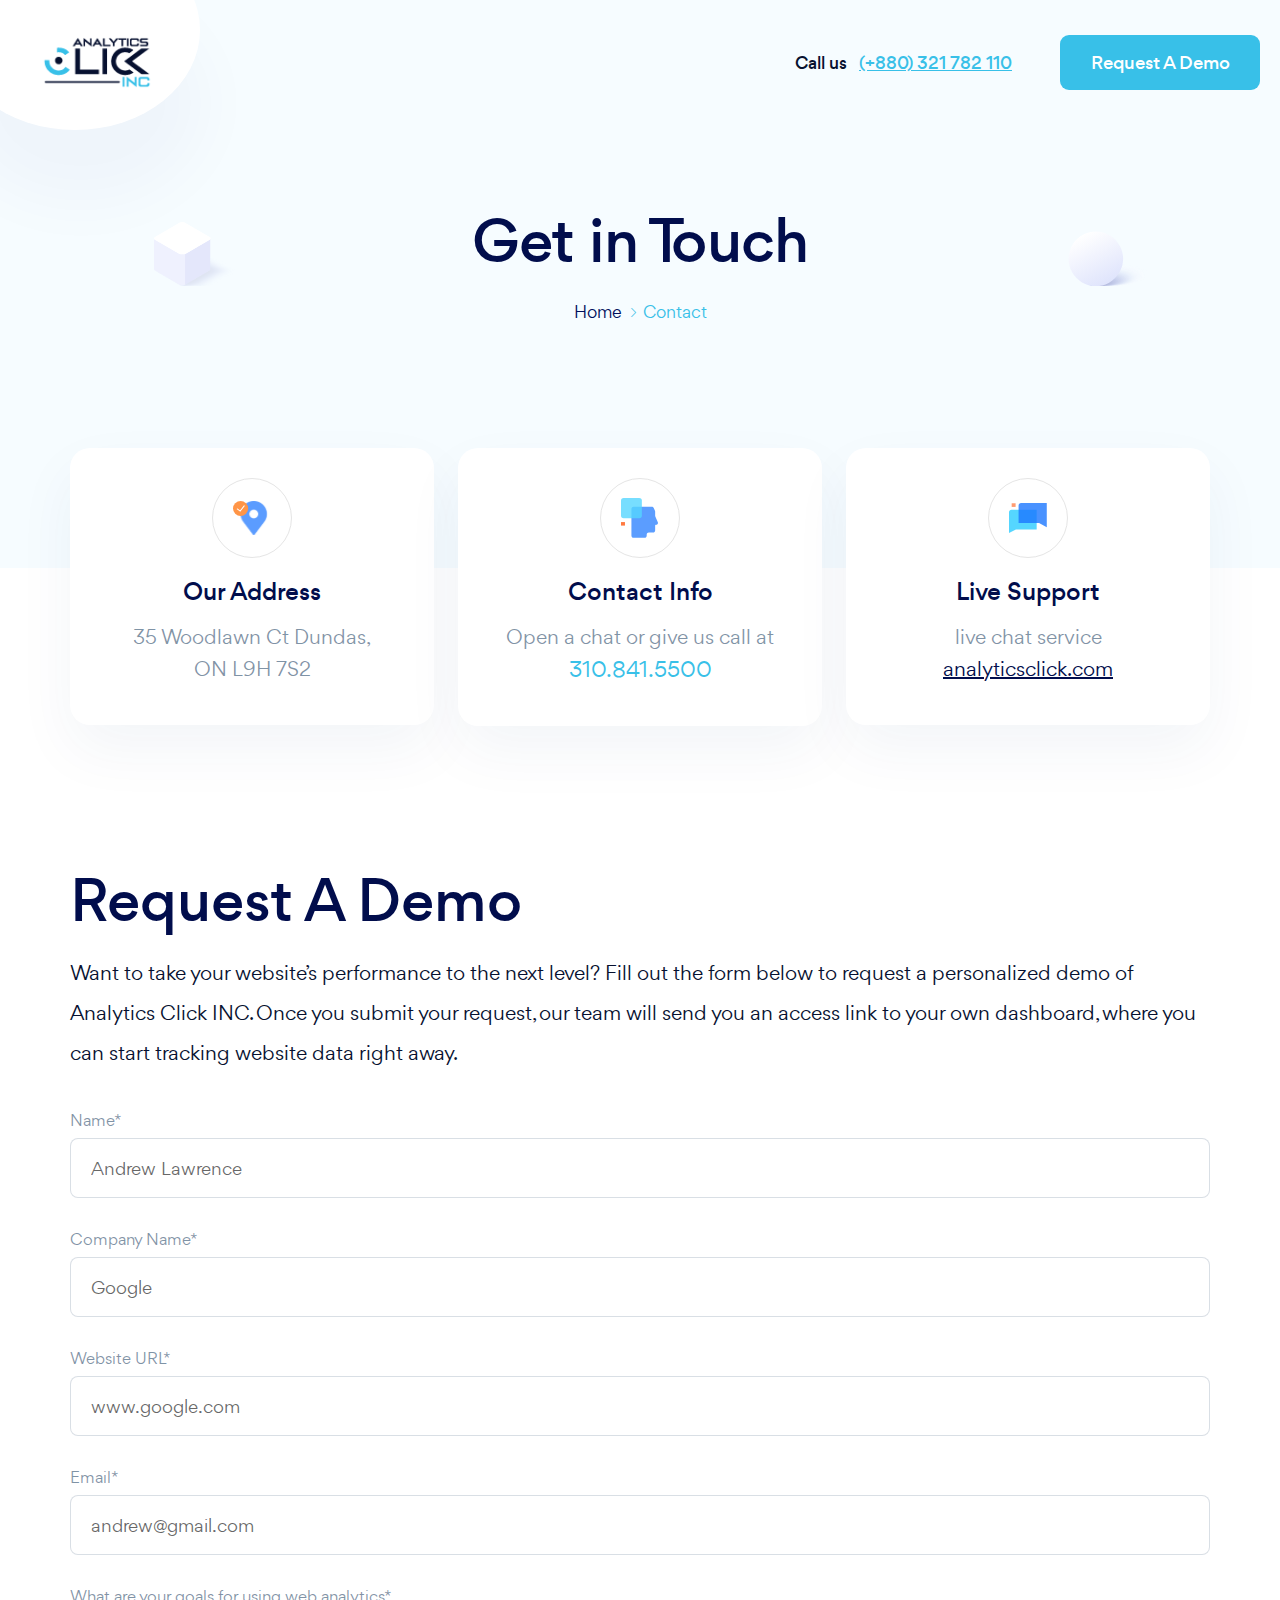
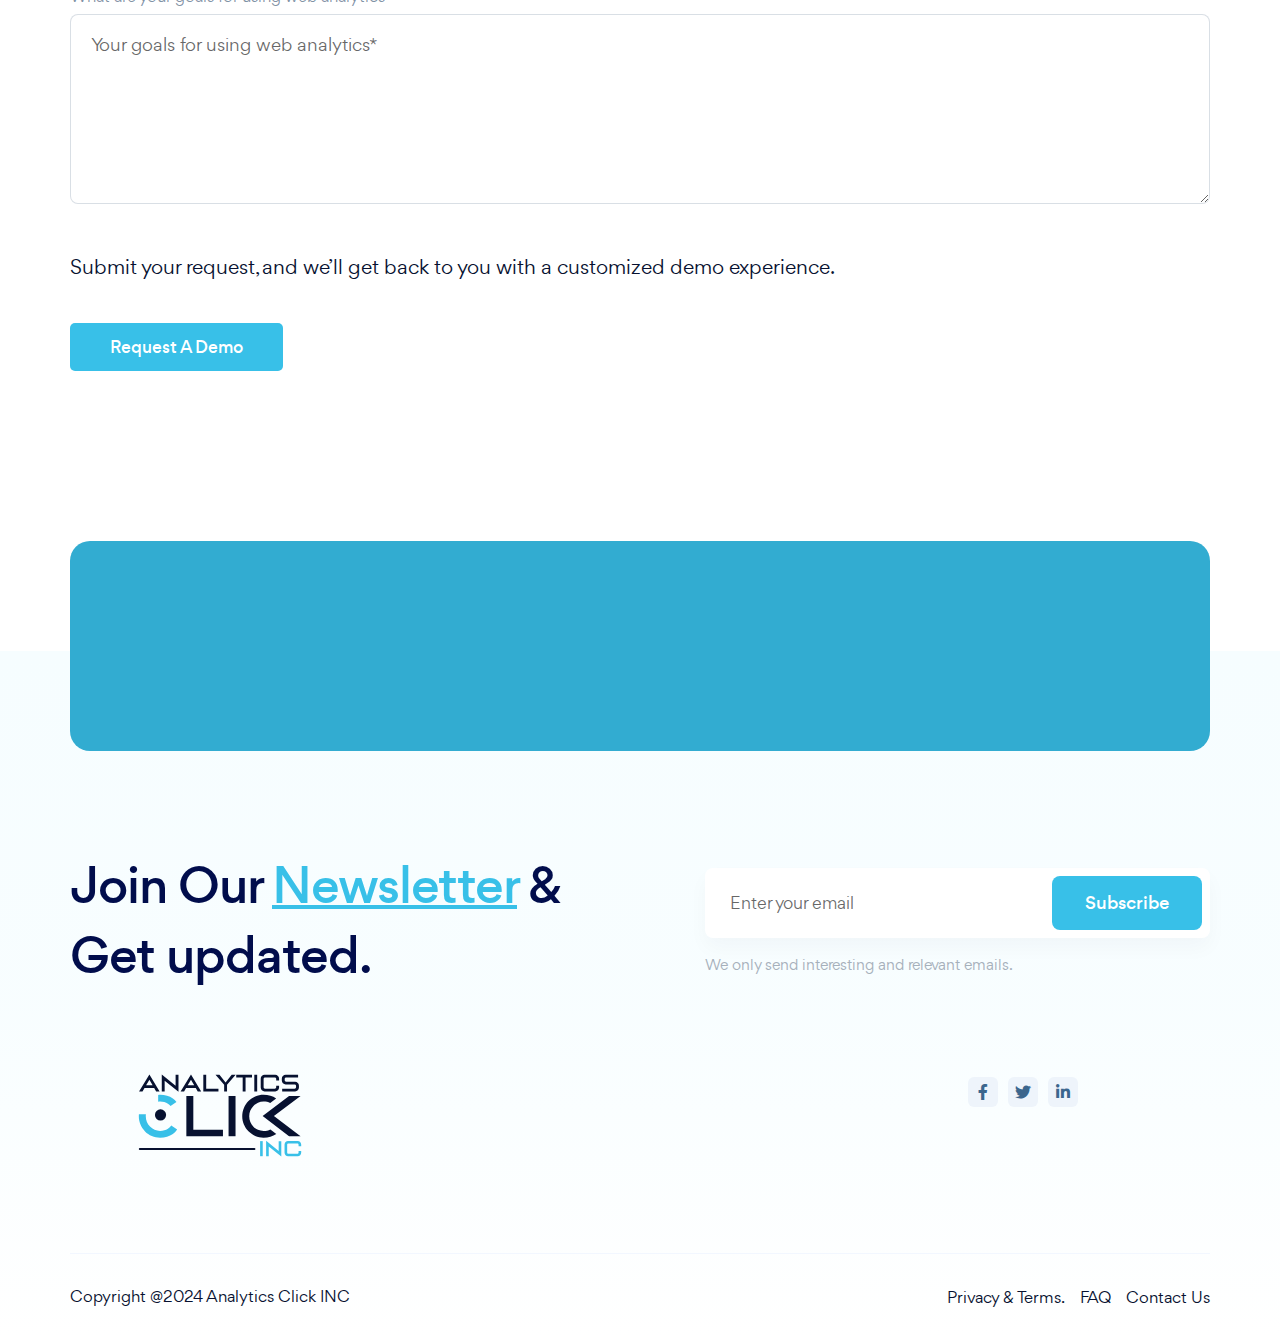
<file: contact-us.html>
<!DOCTYPE html>
<html lang="en">
	<head>
		<meta charset="UTF-8">
		<meta name="keywords" content="Analytics Click Inc - Contact">
		<meta name="description" content="Analytics Click Inc - Contact">
      	<meta property="og:site_name" content="Analytics Click Inc INC">
      	<meta property="og:url" content="https://analyticsclick.com/">
      	<meta property="og:type" content="website">
      	<meta property="og:title" content="Analytics Click Inc - Contact">
		<meta name='og:image' content='images/fav-icon/icon.png'>
		<!-- For IE -->
		<meta http-equiv="X-UA-Compatible" content="IE=edge">
		<!-- For Resposive Device -->
		<meta name="viewport" content="width=device-width, initial-scale=1.0">
		<!-- For Window Tab Color -->
		<!-- Chrome, Firefox OS and Opera -->
		<meta name="theme-color" content="#38C0E8">
		<!-- Windows Phone -->
		<meta name="msapplication-navbutton-color" content="#38C0E8">
		<!-- iOS Safari -->
		<meta name="apple-mobile-web-app-status-bar-style" content="#38C0E8">
		<title>Analytics Click Inc - Contact</title>
		<!-- Favicon -->
		<link rel="icon" type="image/png" sizes="56x56" href="images/fav-icon/icon.png">
		<!-- Main style sheet -->
		<link rel="stylesheet" type="text/css" href="css/style.css" media="all">
		<!-- responsive style sheet -->
		<link rel="stylesheet" type="text/css" href="css/responsive.css" media="all">
    
    
		<!-- Fix Internet Explorer ______________________________________-->
		<!--[if lt IE 9]>
			<script src="http://html5shiv.googlecode.com/svn/trunk/html5.js"></script>
			<script src="vendor/html5shiv.js"></script>
			<script src="vendor/respond.js"></script>
		<![endif]-->	


	</head>

	<body>
		<div class="main-page-wrapper">
			<!-- ===================================================
				Loading Transition
			==================================================== -->
			<section>
				<div id="preloader">
					<div id="ctn-preloader" class="ctn-preloader">
						<div class="animation-preloader">
							<div class="icon"><img src="images/logo/logo_01-01.svg" alt="" class="m-auto d-block" width="400"></div>
								<!--<div class="txt-loading mt-2">-->
							    <!--//Analytics Click-->
							<!--	<span data-text-preloader="A" class="letters-loading">-->
							<!--		A-->
							<!--	</span>-->
							<!--	<span data-text-preloader="L" class="letters-loading">-->
							<!--		N-->
							<!--	</span>-->
							<!--	<span data-text-preloader="A" class="letters-loading">-->
							<!--	    A-->
							<!--	</span>-->
							<!--	<span data-text-preloader="L" class="letters-loading">-->
							<!--		L-->
							<!--	</span>-->
							<!--	<span data-text-preloader="Y" class="letters-loading">-->
							<!--		Y-->
							<!--	</span>-->
								
							<!--	<span data-text-preloader="T" class="letters-loading">-->
							<!--		T-->
							<!--	</span>-->

       <!--                         <span data-text-preloader="I" class="letters-loading">-->
							<!--		I-->
							<!--	</span>-->

       <!--                         <span data-text-preloader="C" class="letters-loading">-->
							<!--		C-->
							<!--	</span>-->
                                
       <!--                         <span data-text-preloader="S" class="letters-loading">-->
							<!--		S-->
							<!--	</span>-->


							<!--	<span data-text-preloader="C" class="letters-loading2">-->
							<!--		C-->
							<!--	</span>-->
							<!--	<span data-text-preloader="L" class="letters-loading2">-->
							<!--		L-->
							<!--	</span>-->
							<!--	<span data-text-preloader="I" class="letters-loading2">-->
							<!--		I-->
							<!--	</span>-->
							<!--	<span data-text-preloader="C" class="letters-loading2">-->
							<!--		C-->
							<!--	</span>-->
							<!--	<span data-text-preloader="K" class="letters-loading2">-->
							<!--		K-->
							<!--	</span>-->
								
							<!--	<span data-text-preloader="I" class="letters-loading2">-->
							<!--		I-->
							<!--	</span>-->
							<!--	<span data-text-preloader="N" class="letters-loading2">-->
							<!--		N-->
							<!--	</span>-->
							<!--	<span data-text-preloader="C" class="letters-loading2">-->
							<!--		C-->
							<!--	</span>-->
								
							<!--</div>-->
						</div>	
					</div>
				</div>
			</section>


			<!-- 
			=============================================
				Search
			============================================== 
			-->
			<div class="offcanvas offcanvas-top theme-search-form bg-three justify-content-center" tabindex="-1" id="offcanvasTop">
				<button type="button" class="close-btn tran3s" data-bs-dismiss="offcanvas" aria-label="Close"><i class="bi bi-x-lg"></i></button>
				<div class="form-wrapper">
					<form action="#">
						<input type="text" placeholder="Search Keyword....">
					</form>
				</div> <!-- /.form-wrapper -->
			</div>


			<!-- 
			=============================================
				Theme Main Menu
			============================================== 
			-->
			<header class="theme-main-menu theme-menu-four">
				<div class="inner-content">
					<div class="d-flex align-items-center">
						<div class="logo order-lg-0"><a href="index.html" class="d-block position-relative" style="left: -48px;"><img src="images/logo/logo_01-01.png" alt="" width="250"></a></div>

						<div class="right-widget d-flex align-items-center ms-auto order-lg-3">
							<div class="call-button d-none d-xl-block me-5">Call us <a href="#">(+880) 321 782 110</a></div>
							<!-- <button class="menu-search-btn tran3s" type="button" data-bs-toggle="offcanvas" data-bs-target="#offcanvasTop" aria-controls="offcanvasTop"><i class="bi bi-search"></i></button> -->
							<a href="contact-us.html" class="send-msg-btn tran3s d-none d-lg-block">Request A Demo</a>
						</div> <!-- /.right-widget -->

						<nav class="navbar navbar-expand-lg order-lg-2">
							<button class="navbar-toggler d-block d-lg-none" type="button" data-bs-toggle="collapse" data-bs-target="#navbarNav" aria-controls="navbarNav" aria-expanded="false" aria-label="Toggle navigation">
						    	<span></span>
						 	</button>
						    <div class="collapse navbar-collapse" id="navbarNav">
						    	<!-- <ul class="navbar-nav">
						    		<li class="d-block d-lg-none"><div class="logo"><a href="index.html"><img src="images/logo/logo_01.png" alt="" width="130"></a></div></li>
							        <li class="nav-item dropdown">
							        	<a class="nav-link dropdown-toggle" href="#" role="button" data-bs-toggle="dropdown" data-bs-auto-close="outside" aria-expanded="false">Home</a>
							        	<ul class="dropdown-menu">
							                <li><a href="index.html" class="dropdown-item"><span>User Analysis</span></a></li>
							                <li><a href="index-2.html" class="dropdown-item"><span>Artificial Intelligence</span></a></li>
							                <li><a href="index-3.html" class="dropdown-item"><span>Data Science</span></a></li>
							                <li><a href="index-4.html" class="dropdown-item"><span>Chatboot</span></a></li>
							                <li><a href="index-5.html" class="dropdown-item"><span>Machine Learning</span></a></li>
						                </ul>
						            </li>
						            <li class="nav-item dropdown">
							        	<a class="nav-link dropdown-toggle" href="#" role="button" data-bs-toggle="dropdown" data-bs-auto-close="outside" aria-expanded="false">Pages</a>
							        	<ul class="dropdown-menu">
							                <li class="dropdown-submenu dropdown">
							                	<a class="dropdown-item dropdown-toggle" data-bs-toggle="dropdown" data-bs-auto-close="outside" aria-expanded="false" href="#"><span>About Us</span></a>
							                	<ul class="dropdown-menu">
									            	<li><a href="about-us1.html" class="dropdown-item"><span>About Us One</span></a></li>
										            <li><a href="about-us2.html" class="dropdown-item"><span>About Us Two</span></a></li>
									            </ul>
							                </li>
							                <li class="dropdown-submenu dropdown">
							                	<a class="dropdown-item dropdown-toggle" data-bs-toggle="dropdown" data-bs-auto-close="outside" aria-expanded="false" href="#"><span>Services</span></a>
							                	<ul class="dropdown-menu">
									            	<li><a href="service-V1.html" class="dropdown-item"><span>Service One</span></a></li>
										            <li><a href="service-V2.html" class="dropdown-item"><span>Service Two</span></a></li>
										            <li><a href="service-details-V1.html" class="dropdown-item"><span>Service Details</span></a></li>
									            </ul>
							                </li>
							                <li class="dropdown-submenu dropdown">
							                	<a class="dropdown-item dropdown-toggle" data-bs-toggle="dropdown" data-bs-auto-close="outside" aria-expanded="false" href="#"><span>Our Team</span></a>
							                	<ul class="dropdown-menu">
									            	<li><a href="team.html" class="dropdown-item"><span>Team Member</span></a></li>
										            <li><a href="team-details.html" class="dropdown-item"><span>Team Details</span></a></li>
									            </ul>
							                </li>
							                <li class="dropdown-submenu dropdown">
							                	<a class="dropdown-item dropdown-toggle" data-bs-toggle="dropdown" data-bs-auto-close="outside" aria-expanded="false" href="#"><span>Other Pages</span></a>
							                	<ul class="dropdown-menu">
									            	<li><a href="faq.html" class="dropdown-item"><span>Faq</span></a></li>
									            	<li><a href="signin.html" class="dropdown-item"><span>Signin</span></a></li>
									            	<li><a href="sign-up.html" class="dropdown-item"><span>Signup</span></a></li>
							                		<li><a href="404.html" class="dropdown-item"><span>404 Error</span></a></li>
									            </ul>
							                </li>
							                <li><a href="testimonial.html" class="dropdown-item"><span>Testimonials</span></a></li>
							                <li><a href="pricing.html" class="dropdown-item"><span>Our Pricing</span></a></li>
						                </ul>
						            </li>
						            <li class="nav-item dropdown">
							        	<a class="nav-link dropdown-toggle" href="#" role="button" data-bs-toggle="dropdown" data-bs-auto-close="outside" aria-expanded="false">Portfolio</a>
							        	<ul class="dropdown-menu">
							                <li><a href="portfolio-V1.html" class="dropdown-item"><span>Portfolio 3 Column</span></a></li>
							                <li><a href="portfolio-V2.html" class="dropdown-item"><span>Portfolio 2 Column</span></a></li>
							                <li><a href="portfolio-V3.html" class="dropdown-item"><span>Portfolio Masonry</span></a></li>
							                <li><a href="portfolio-details-V1.html" class="dropdown-item"><span>Single Portfolio</span></a></li>
						                </ul>
						            </li>
							        <li class="nav-item dropdown">
							        	<a class="nav-link dropdown-toggle" href="#" role="button" data-bs-toggle="dropdown" data-bs-auto-close="outside" aria-expanded="false">Blog</a>
						                <ul class="dropdown-menu">
							                <li><a href="blog-V1.html" class="dropdown-item"><span>Grid Layout</span></a></li>
							                <li><a href="blog-V2.html" class="dropdown-item"><span>Grid With Sidebar</span></a></li>
							                <li><a href="blog-V3.html" class="dropdown-item"><span>Blog Masonary</span></a></li>
							                <li><a href="blog-V4.html" class="dropdown-item"><span>Blog Standard</span></a></li>
							                <li><a href="blog-details.html" class="dropdown-item"><span>Blog Details</span></a></li>
						                </ul>
						            </li>
						            <li class="nav-item active">
							        	<a class="nav-link" href="contact-us.html" role="button">Contact</a>
						            </li>
						    	</ul> -->
						    	<!-- Mobile Content -->
						    	<div class="mobile-content d-block d-lg-none">
						    		<div class="d-flex flex-column align-items-center justify-content-center mt-70">
						    			<a href="contact-us.html" class="send-msg-btn tran3s mb-10">Request A Demo</a>
						    			<div class="call-button">Call us <a href="#">(+880) 321 782 110</a></div>
						    		</div>
						    	</div> <!-- /.mobile-content -->
						    </div>
						</nav>
					</div>
				</div> <!-- /.inner-content -->
			</header> <!-- /.theme-main-menu -->


			
			<!-- 
			=============================================
				Theme Inner Banner
			============================================== 
			-->
			<div class="theme-inner-banner">
				<div class="container">
					<h2 class="intro-title text-center">Get in Touch</h2>
					<ul class="page-breadcrumb style-none d-flex justify-content-center">
						<li><a href="index.html">Home</a></li>
						<li class="current-page">Contact</li>
					</ul>
				</div>
				<img src="images/shape/shape_38.svg" alt="" class="shapes shape-one">
				<img src="images/shape/shape_39.svg" alt="" class="shapes shape-two">
			</div> <!-- /.theme-inner-banner -->

			
			

			<!-- 
			=============================================
				Contact Section One
			============================================== 
			-->
			<div class="contact-section-one mb-170 lg-mb-120">
				<div class="container">
					<div class="row">
						<div class="col-md-4">
							<div class="address-block-two text-center mb-40 sm-mb-20">
								<div class="icon d-flex align-items-center justify-content-center m-auto"><img src="images/icon/icon_17.svg" alt=""></div>
								<h5 class="title">Our Address</h5>
								<p>35 Woodlawn Ct Dundas,<br /> ON L9H 7S2</p>
								<!--<p>1600 Amphitheatre Parkway Mountain View, CA 94043 <br>	Mountain View, California, United States</p>-->
							</div> 
						</div>
						<div class="col-md-4">
							<div class="address-block-two text-center mb-40 sm-mb-20">
								<div class="icon d-flex align-items-center justify-content-center m-auto"><img src="images/icon/icon_18.svg" alt=""></div>
								<h5 class="title">Contact Info</h5>
								<p>Open a chat or give us call at <br><a href="tel:310.841.5500" class="call">310.841.5500</a></p>
							</div> <!-- /.address-block-two -->
						</div>
						<div class="col-md-4">
							<div class="address-block-two text-center mb-40 sm-mb-20">
								<div class="icon d-flex align-items-center justify-content-center m-auto"><img src="images/icon/icon_19.svg" alt=""></div>
								<h5 class="title">Live Support</h5>
								<p>live chat service <br><a href="https://analyticsclick.com/" class="webaddress">analyticsclick.com</a></p>
							</div> <!-- /.address-block-two -->
						</div>
					</div>
				</div>

				<div class="mt-100 lg-mt-70">
					<div class="container">
						<div class="row gx-xxl-5">
							<div class="col-lg-12 d-flex order-lg-last">
								<div class="form-style-one">
									<h3 class="form-title pb-10 lg-pb-20">Request A Demo</h3>
									
										<p class='mt-0 pb-20'>Want to take your website’s performance to the next level? Fill out the form below to request a personalized demo of Analytics Click INC. Once you submit your request, our team will send you an access link to your own dashboard, where you can start tracking website data right away.</p>
							
									<form action="inc/contact.php" id="contact-form"  data-toggle="validator">
										<div class="messages"></div>
										<div class="row controls">
											<div class="col-12">
												<div class="input-group-meta form-group mb-30">
													<label>Name*</label>
													<input type="text" placeholder="Andrew Lawrence" name="name" id="name" required="required" data-error="Name is required.">
													<div class="help-block with-errors"></div>
												</div>
											</div>
											
											<div class="col-12">
												<div class="input-group-meta form-group mb-30">
													<label>Company Name*</label>
													<input type="text" placeholder="Google" name="company_name" id="company_name" required="required" data-error="Company Name is required.">
													<div class="help-block with-errors"></div>
												</div>
											</div>
											
											<div class="col-12">
												<div class="input-group-meta form-group mb-30">
													<label>Website URL*</label>
													<input type="text" placeholder="www.google.com" name="website_url" id="website_url" required="required" data-error="Website URL is required.">
													<div class="help-block with-errors"></div>
												</div>
											</div>	
											
											<div class="col-12">
												<div class="input-group-meta form-group mb-30">
													<label>Email*</label>
													<input type="email" placeholder="andrew@gmail.com" name="email" id="email"  required="required" data-error="Valid email is required.">
													<div class="help-block with-errors"></div>
												</div>
											</div>
											<div class="col-12">
												<div class="input-group-meta form-group mb-30">
												    
												    	<label>What are your goals for using web analytics*</label>
													<textarea placeholder="Your goals for using web analytics*" name="message" id="message" required="required" data-error="Please,leave us a message."></textarea>
													<div class="help-block with-errors"></div>
												</div>
											</div>
											
												<p class='mt-0 pb-20'> Submit your request, and we’ll get back to you with a customized demo experience. </p>
											<div class="col-12"><button class="btn-eight ripple-btn">Request A Demo</button></div>
										</div>
									</form>
								</div> <!-- /.form-style-one -->
							</div>

							<!--<div class="col-lg-6 d-flex order-lg-first">-->
							<!--	<div class="map-area-one mt-10 me-lg-4 md-mt-50">-->
							<!--		<div class="mapouter">-->
							<!--			<div class="gmap_canvas">-->
							<!--				<iframe class="gmap_iframe" src="https://maps.google.com/maps?width=600&amp;height=400&amp;hl=en&amp;q=1600 Amphitheatre Parkway Mountain View&amp;t=&amp;z=12&amp;ie=UTF8&amp;iwloc=B&amp;output=embed"></iframe>-->
							<!--			</div>-->
							<!--		</div>-->
							<!--	</div> -->
							<!--</div>-->
						</div>
					</div>
				</div>
			</div> <!-- /.contact-section-one -->




			<!-- 
			=============================================
				Fancy Short Banner Five
			============================================== 
			-->
			<div class="fancy-short-banner-five">
				<div class="container">
					<div class="bg-wrapper">
						<div class="row align-items-center">
							<div class="col-lg-6 text-center text-lg-start" data-aos="fade-right">
								<h3 class="pe-xxl-5 md-pb-20">Having any Query? Request a demo.</h3>
							</div>
							<div class="col-lg-6 text-center text-lg-end" data-aos="fade-left">
								<a href="contact-us.html" class="msg-btn tran3s">Request A Demo</a>
							</div>
						</div>
					</div> <!-- /.bg-wrapper -->
				</div> <!-- /.container -->
			</div> <!-- /.fancy-short-banner-five -->

		

			<!--
			=====================================================
				Footer
			=====================================================
			-->
			<div class="footer-style-four space-fix-one theme-basic-footer">
				<div class="container">
					<div class="inner-wrapper">
						<div class="subscribe-area">
							<div class="row align-items-center">
								<div class="col-md-6">
									<div class="title-style-four sm-pb-20">
										<h4 class="main-title">Join Our <span>Newsletter</span> & Get updated.</h4>
									</div> <!-- /.title-style-four -->
								</div>
								<div class="col-md-6">
									<div class="subscribe-form input-group-meta form-group">
									    	 <div class="subscribe_messages"></div>
										<form action="#" id="subscribe-form"  data-toggle="validator">
										   
											<input type="email" id="subscribe_email" placeholder="Enter your email" required="required" data-error="Email is required.">
											
											<div class="help-block with-errors"></div>
											
											<button class="ripple-btn tran3s">Subscribe</button>
										</form>
										<p>We only send interesting and relevant emails.</p>
									</div> <!-- /.subscribe-form -->
								</div>
							</div>
						</div> <!-- /.subscribe-area -->
						<div class="row justify-content-center">
							<div class="col-lg-4 footer-intro mb-40">
								<!--<div class="logo"><a href="index.html"><img src="images/logo/logo_01.png" alt="" width="250"></a></div>-->
								<div class="logo"><a href="index.html"><img src="images/logo/logo_01-04.svg" alt="" width="300"></a></div>
								<!--<p class='fs-5'>In this class, you will learn about the most effective machine learning techniques, and gain practice implementing them.</p>-->
								<!--<ul class="d-flex social-icon style-none justify-content-center">-->
								<!--	<li><a href="#"><i class="fab fa-facebook-f"></i></a></li>-->
								<!--	<li><a href="#"><i class="fab fa-twitter"></i></a></li>-->
								<!--	<li><a href="#"><i class="fab fa-linkedin-in"></i></a></li>-->
								<!--</ul>-->
							</div>
							<div class="col-lg-4 footer-intro mb-40">
								<!--<div class="logo"><a href="index.html"><img src="images/logo/logo_01.png" alt="" width="250"></a></div>-->
								<!--<div class="logo"><a href="index.html"><img src="images/logo/logo_01.png" alt="" width="400"></a></div>-->
								<!--<p class='mt-0'>In this class, you will learn about the most effective machine learning techniques, and gain practice implementing them.</p>-->
								<!--<ul class="d-flex social-icon style-none justify-content-center">-->
								<!--	<li><a href="#"><i class="fab fa-facebook-f"></i></a></li>-->
								<!--	<li><a href="#"><i class="fab fa-twitter"></i></a></li>-->
								<!--	<li><a href="#"><i class="fab fa-linkedin-in"></i></a></li>-->
								<!--</ul>-->
							</div>
							<div class="col-lg-4 footer-intro mb-40">
								<!--<div class="logo"><a href="index.html"><img src="images/logo/logo_01.png" alt="" width="250"></a></div>-->
								<!--<div class="logo"><a href="index.html"><img src="images/logo/logo_01.png" alt="" width="400"></a></div>-->
								<!--<p class='fs-5'>In this class, you will learn about the most effective machine learning techniques, and gain practice implementing them.</p>-->
								<ul class="d-flex social-icon style-none justify-content-center">
									<li><a href="#"><i class="fab fa-facebook-f"></i></a></li>
									<li><a href="#"><i class="fab fa-twitter"></i></a></li>
									<li><a href="#"><i class="fab fa-linkedin-in"></i></a></li>
								</ul>
							</div>
							<!--<div class="col-lg-2 col-sm-4 ms-auto mb-30">-->
							<!--	<h5 class="footer-title">Links</h5>-->
							<!--	<ul class="footer-nav-link style-none">-->
							<!--		<li><a href="index.html">Home</a></li>-->
							<!--		<li><a href="#">Pricing</a></li>-->
							<!--		<li><a href="#">About us</a></li>-->
							<!--		<li><a href="#">Service</a></li>-->
							<!--		<li><a href="#">Blog</a></li>-->
							<!--	</ul>-->
							<!--</div>-->
							<!--<div class="col-lg-3 col-sm-4 mb-30">-->
							<!--	<h5 class="footer-title">Services</h5>-->
							<!--	<ul class="footer-nav-link style-none">-->
								
							<!--		<li><a href="#">Data Analytics</a></li>-->
							<!--		<li><a href="#">Data Visualization</a></li>-->
							<!--		<li><a href="#">Deep Learning</a></li>-->
							<!--		<li><a href="#">Statistical Modeling</a></li>-->
							<!--	</ul>-->
							<!--</div>-->
							<!--<div class="col-xl-2 col-lg-3 col-sm-4 mb-30">-->
							<!--	<h5 class="footer-title">Legal</h5>-->
							<!--	<ul class="footer-nav-link style-none">-->
							<!--		<li><a href="#">Terms of use</a></li>-->
							<!--		<li><a href="#">Terms & conditions</a></li>-->
							<!--		<li><a href="#">Privacy policy</a></li>-->
							<!--		<li><a href="#">Cookie policy</a></li>-->
							<!--	</ul>-->
							<!--</div>-->
						</div>

						<div class="bottom-footer">
							<div class="d-lg-flex justify-content-between align-items-center">
								<ul class="order-lg-1 pb-15 d-flex justify-content-center footer-nav style-none">
									<li><a href="#">Privacy &amp; Terms.</a></li>
									<li><a href="#">FAQ</a></li>
									<li><a href="contact-us.html">Contact Us</a></li>
								</ul>
								<p class="copyright text-center order-lg-0 pb-15">Copyright @2024 Analytics Click INC</p>
							</div>
						</div>
					</div> <!-- /.inner-wrapper -->
				</div>
			</div> <!-- /.footer-style-four -->


			<button class="scroll-top">
				<i class="bi bi-arrow-up-short"></i>
			</button>
			
			

        	<script src="https://swetrix.org/swetrix.js" defer></script>
		<script>
		document.addEventListener('DOMContentLoaded', function() {
			swetrix.init('LM7vM7Jpovew')
			swetrix.trackViews()
		})
		</script>

<noscript>
  <img
    src="https://api.swetrix.com/log/noscript?pid=LM7vM7Jpovew"
    alt=""
    referrerpolicy="no-referrer-when-downgrade"
  />
</noscript>

		<!-- Optional JavaScript _____________________________  -->

    	<!-- jQuery first, then Bootstrap JS -->
    	<!-- jQuery -->
		<script src="vendor/jquery.min.js"></script>
		<!-- Bootstrap JS -->
		<script src="vendor/bootstrap/js/bootstrap.bundle.min.js"></script>
		<!-- AOS js -->
		<script src="vendor/aos-next/dist/aos.js"></script>
		<!-- Slick Slider -->
		<script src="vendor/slick/slick.min.js"></script>
		<!-- js Counter -->
		<script src="vendor/jquery.counterup.min.js"></script>
		<script src="vendor/jquery.waypoints.min.js"></script>
		<!-- Fancybox -->
		<script src="vendor/fancybox/dist/jquery.fancybox.min.js"></script>
		<!-- validator js -->
    	<script src="vendor/validator.js"></script>

		<!-- Theme js -->
		<script src="js/theme.js"></script>
		</div> <!-- /.main-page-wrapper -->
	</body>
</html>
</file>
<file: css/responsive.css>
/* Responsive CSS Document */

/* 
    Created on   : 27/01/2022.
    Theme Name   : Sinco - Data Science & Analytics HTML5 Template
    Version      : 1.0.
    Developed by : (me@heloshape.com) / (www.me.heloshape.com)
   
*/

@media (min-width: 992px) {
  .container {padding-right: 0;padding-left: 0;}
}
/*(min-width: 992px)*/

@media (min-width: 1400px) {


}
 /*(min-width: 1400px)*/
/*Grid xl Start*/
@media (max-width: 1399px) { 
  .fancy-feature-twenty .shape-one {right: 0;}
  .fancy-feature-six .shape-one {top: -20px;}
  .fancy-feature-six .shape-two {bottom: -16px;}
  .footer-style-two:before {left: 20px; right: 20px;}
  .service_slider_one .item {margin: 0 12px;}
  .fancy-feature-one .slider-wrapper {margin: 0 -12px;}
}
/*(max-width: 1399px)*/



/*Between Grid xl*/
@media (min-width: 1200px) and (max-width: 1399px) {
  .theme-menu-four,.theme-menu-one {padding-left: 20px; padding-right: 20px;}
  .theme-menu-four .navbar {margin-left: 40px;}
  .hero-banner-five .illustration-holder:before {width: 870px; height: 870px;}
  .hero-banner-one .hero-heading {font-size: 72px;}
  .hero-banner-five .hero-heading {font-size: 75px;}
  .hero-banner-three .hero-heading {font-size: 80px;}
  .hero-banner-four .hero-heading {font-size: 65px;}
  .title-style-three .main-title {font-size: 50px;}
  .title-style-one .main-title {font-size: 52px;}
  .title-style-two .main-title {font-size: 62px;}
  .fancy-feature-eighteen .illustration-holder {width: 44%; top: 20%;}
  .fancy-feature-eighteen .illustration-holder:before {width: 750px; height: 750px;}
  .fancy-feature-nineteen .illustration-holder {top: 41%;}
  .fancy-feature-nineteen .bg-shape {width: 56%;}
  .fancy-feature-twentyOne .illustration-holder {width: 40%; left: 1%;}
  .hero-banner-two {padding: 85px 40px 0;}
  .hero-banner-two .illustration-holder {top: 19%; right: -40px;}
  .hero-banner-two .bg-wrapper {padding: 190px 0 270px;}
  .fancy-feature-four .shape-two {width: 32%; bottom: -2.8%;}
  .feedback-section-two .inner-content {width: 140vw;transform: translateX(-20vw);}
  .feedback-section-two .shape-one {top: -5px;}
  .feedback-section-two .shape-two {bottom: -41px;}
  .feedback-block-three .text-wrapper p {font-size: 35px;}
  .fancy-feature-seven .shape-three {bottom: -20px;}
  .fancy-feature-seven .shape-two {bottom: 3px;}
  .fancy-short-banner-one .shape-one {top: -23px;}
  .fancy-short-banner-one .shape-two {bottom: -18px;}
  .hero-banner-one .illustration-holder {left: -6%;}
  .hero-banner-one .illustration-holder .card-two {bottom: 0; right: 8%;}
  .hero-banner-one .illustration-holder .card-one {bottom: 18%; right: 20%;}
  .fancy-feature-one .slider-wrapper {width: 75vw;}
  .block-style-one {padding: 50px 15px;}
  .block-style-three {padding-left: 80px;}
  .block-style-three .numb {left: 15px;}
  .portfolio-gallery-one .slider-wrapper {width: calc(1140px + 22vw);}
  .feedback-section-one .inner-content,.feedback-section-four .inner-content {width: 150vw;transform: translateX(-25vw);}
  .hero-banner-three {padding-bottom: 240px;}
  .hero-banner-three .illustration-holder {top: 20%; right: 1%; width: 42vw;}
  .block-style-eight.shape-arrow:before {left: -35%;}
  .block-style-eight.shape-arrow:after {right: -35%;}
  .hero-banner-four {padding-top: 200px;}
  .theme-inner-banner .illustration-one {right: 4%; top: 32%;}
  .fancy-short-banner-four .bg-wrapper {height: 550px;}
  .fancy-short-banner-five .bg-wrapper {padding: 50px 45px;}
  .fancy-feature-nineteen .bg-shape-two {width: 64%;}
}
/*(min-width: 1200px) and (max-width: 1399px)*/



/*Grid lg Start*/
@media (max-width: 1199px) {
  .text-lg {font-size: 20px; line-height: 1.7em;}
  body .btn-eight {padding: 0 35px;}
  body .btn-three {font-size: 16px;}
  .theme-menu-four,.theme-main-menu {padding-left: 12px; padding-right: 12px;}
  .theme-main-menu.theme-menu-three,.theme-main-menu.theme-menu-two {padding-left: 0; padding-right: 0;}
  .theme-main-menu {padding-top: 25px; padding-bottom: 25px;}
  .theme-main-menu .send-msg-btn,.theme-main-menu .get-in-touch-btn {font-size: 17px; max-width: 170px; line-height: 50px;}
  .theme-main-menu .req-demo-btn {font-size: 17px; padding: 0 20px; line-height: 48px;}
  .theme-main-menu.theme-menu-two {padding-top: 10px;}
  .theme-menu-two .top-header {padding-bottom: 20px;}
  .title-style-three .main-title {font-size: 40px;}
  .title-style-one .main-title.md {font-size: 28px;}
  .title-style-one .main-title {font-size: 38px; line-height: 1.25em;}
  .title-style-two .main-title {font-size: 42px; line-height: 1.18em;}
  .title-style-three .sc-title,.title-style-one .sc-title-three,
  .title-style-one .sc-title {font-size: 11px; margin-bottom: 15px;}
  .title-style-one .sc-title-five {font-size: 11px;}
  .title-style-one .sc-title-two {font-size: 13px; margin-bottom: 8px;}
  .title-style-one .sc-title-four,.title-style-two .sc-title {font-size: 14px; margin: 0;}
  .title-style-one .sub-title {font-size: 18px;}
  .theme-inner-banner .intro-title {font-size: 38px; margin: 0;}
  .theme-inner-banner .page-breadcrumb li {font-size: 16px;}
  .block-style-twelve {padding: 40px 20px 20px;}
  .hero-banner-five .oval-one {bottom: 0;}
  .block-style-two ul.list-item li {font-size: 18px;}
  .block-style-thirteen .list-item li {padding: 18px 10px 20px 75px; margin-top: 20px; font-size: 16px;}
  .block-style-thirteen .list-item .numb {left: 15px;}
  .counter-block-one .main-count {font-size: 42px;}
  .counter-block-one p {font-size: 16px; line-height: 25px;}
  .counter-section-one .inner-container {padding: 10px 0 20px;}
  .feedback-block-four {padding: 25px 15px 25px;}
  .feedback-block-four p {font-size: 24px; line-height: 1.7em;}
  .feedback-block-four .cp-info h6 {font-size: 20px;}
  .feedback-block-four .cp-info span {font-size: 17px;}
  .feedback-block-four img {width: 55px;}
  .fancy-feature-twenty .shape-one {top: auto; bottom: 0;}
  .blog-meta-one .post-data {padding: 20px 15px;}
  .blog-meta-one .blog-title h5,.blog-meta-two .blog-title h5 {font-size: 22px; line-height: 1.55em;}
  .partner-logo-block-one {margin-top: 30px;}
  .partner-logo-block-one a {height: 62px; padding: 0 20px;}
  .partner-logo-block-one a img {max-width: 80%;}
  .title-style-four .main-title {font-size: 35px;}
  .theme-basic-footer .subscribe-form form {height: 60px;}
  .theme-basic-footer .subscribe-form form button {width: 120px; font-size: 17px;}
  .theme-basic-footer .subscribe-form form input {padding: 0 130px 0 15px; font-size: 16px;}
  .hero-banner-two .illustration-holder {right: -35px;}
  .hero-banner-two .illustration-holder .card-one h6,.fancy-feature-twelve .illustration-holder .card-one h6 {font-size: 17px;}
  .hero-banner-two .illustration-holder .card-two .main-count,.fancy-feature-twelve .illustration-holder .card-two .main-count {font-size: 18px;}
  .hero-banner-two .illustration-holder .card-two,.fancy-feature-twelve .illustration-holder .card-two {width: 150px; padding: 5px;}
  .hero-banner-two .illustration-holder .card-one {width: 210px; padding: 10px 5px;}
  .fancy-feature-twelve .illustration-holder .card-one {width: 190px; padding: 12px 5px; top: 80%; right: 2%;}
  .fancy-feature-four .bg-wrapper {padding-top: 90px;}
  .block-style-four {padding: 25px 15px 35px;}
  .block-style-four .icon {height: 40px;}
  .block-style-four h5 {font-size: 22px; margin: 25px 0 20px;}
  .block-style-four .more-btn {bottom: 25px;}
  .feedback-section-two {padding: 120px 0 100px;}
  .feedback-block-two {padding: 20px 20px 30px;}
  .feedback-block-two .text-wrapper .camp-name {font-size: 16px; padding: 0 0 15px;}
  .feedback-block-two .text-wrapper p {line-height: 1.6em; margin-bottom: 20px;}
  .feedback-block-two .text-wrapper .read-btn span {font-size: 16px;}
  .feedback_slider_two .item {margin: 0 12px;}
  .block-style-five .codeconSkillbar .skill-text span {font-size: 14px;}
  .fancy-feature-six .bg-wrapper {padding: 0 25px 25px;}
  .feedback-block-three .text-wrapper p {font-size: 25px; line-height: 1.7em;}
  .feedback-block-three .text-wrapper .icon {width: 40px; height: 40px; padding: 8px;}
  .fancy-feature-seven .shapes {display: none;}
  .fancy-feature-seven {padding: 115px 0 85px;}
  .fancy-feature-seven:before {height: 60px; top: -20px;}
  .fancy-feature-seven:after {height: 65px; bottom: -30px;}
  .blog-meta-two .post-data {padding: 15px 0 0;}
  .fancy-short-banner-one h3 {font-size: 26px;}
  .fancy-short-banner-one .sub-title {font-size: 12px; line-height: initial; margin-bottom: 5px;}
  .fancy-short-banner-one .msg-btn {font-size: 17px; line-height: 50px; padding: 0 25px;}
  .fancy-short-banner-one .shape-one {top: -21px;}
  .fancy-short-banner-one .shape-two {bottom: -16px;}
  .theme-basic-footer .newsletter form {height: 60px; margin-bottom: 0;}
  .theme-basic-footer .newsletter form button {width: 100px;}
  .theme-basic-footer .newsletter p {padding-bottom: 0;}
  .hero-banner-one .slogan,.hero-banner-four .slogan {font-size: 14px; padding: 3px 10px;}
  .hero-banner-one .slogan i,.hero-banner-four .slogan i {line-height: 20px; margin-left: 0; width: 25px; font-size: 10px;}
  .hero-banner-one .hero-heading {margin: 20px 0 30px;}
  .hero-banner-one .illustration-holder h6 {font-size: 18px;}
  .hero-banner-one .illustration-holder .info {margin: 0;}
  .hero-banner-one .illustration-holder .card-one {width: 245px; padding: 15px 10px 15px 55px;}
  .hero-banner-one .illustration-holder .card-one .icon {width: 35px; height: 35px; line-height: 35px; font-size: 14px; left: 10px; top: 17px;}
  .hero-banner-one .illustration-holder .card-two {width: 190px; padding: 10px 0;}
  .block-style-one {padding: 45px 15px;}
  .block-style-one h5 {font-size: 22px;}
  .block-style-one .icon {height: 75px;}
  .fancy-feature-three {padding: 210px 0 50px;}
  .block-style-three {padding: 22px 10px 22px 60px;}
  .block-style-three .numb {width: 38px; height: 38px; line-height: 38px; font-size: 16px; left: 10px; top: 18px;}
  .block-style-three h6 {font-size: 19px; margin-bottom: 12px;}
  .block-style-three p {font-size: 17px;}
  .portfolio-gallery-one .slider-wrapper {margin-top: 50px;}
  .pricing-nav-one {margin: 30px auto 60px;}
  .pricing-table-area-one .pr-table-wrapper .pack-name {font-size: 25px;}
  .pricing-table-area-one .pr-table-wrapper .pack-details {font-size: 17px; margin: 15px 0 25px;}
  .pricing-table-area-one .top-banner .price {font-size: 35px;}
  .pricing-table-area-one .top-banner .price sup {font-size: 20px; top: -0.6em;}
  .pricing-table-area-one .top-banner span {font-size: 19px;}
  .pricing-table-area-one .trial-button {font-size: 15px; padding: 0 15px; line-height: 35px;}
  .pricing-table-area-one .pr-table-wrapper {padding: 30px 15px;}
  .pricing-table-area-one .msg-note {font-size: 22px;}
  .pricing-table-area-one {padding-bottom: 60px;}
  .feedback-block-one .rating li {font-size: 14px; margin-right: 8px;}
  .feedback-block-one {padding: 30px 25px;}
  .feedback-block-one p {font-size: 20px; padding: 30px 0 12px;}
  .feedback-block-one .cost {font-size: 17px;}
  .feedback_slider_one .slick-dots {top: -55px;}
  .partner-section-one {padding: 100px 0;}
  .address-section-one .inner-content {margin-top: 80px;}
  .address-block-one {padding: 40px 15px 30px;}
  .address-block-one .text-meta {padding-left: 20px;}
  .address-block-one .text-meta .title {font-size: 20px;}
  .address-block-one .text-meta p {font-size: 17px;}
  .address-block-one .text-meta p a {font-size: 20px;}
  .address-block-one .icon img {width: 45px;}
  .block-style-seven {padding: 35px 20px 15px;}
  .block-style-seven .icon {height: 42px;}
  .block-style-seven h5 a {font-size: 22px; margin: 22px 0 5px;}
  .block-style-seven p {font-size: 17px;}
  .fancy-feature-nine .illustration-holder .shape-one {max-width: 100%;  top: 0;}
  .block-style-two .nav-tabs button {font-size: 15px; padding: 0 15px;}
  .fancy-feature-ten .screen-holder-one .round-bg {animation: none; transform: scale(0.7);}
  .fancy-feature-ten .screen-holder-one {width: 90%; margin: 0 auto; height: 450px;}
  .fancy-feature-eleven {padding: 80px 0 200px;}
  .block-style-eight.shape-arrow:before, .block-style-eight.shape-arrow:after,
  .block-style-eleven.shape-arrow:before, .block-style-eleven.shape-arrow:after {display: none;}
  .block-style-eight .icon,.block-style-eleven .icon {width: 80px; height: 80px;}
  .block-style-eight .icon .num,.block-style-eleven .icon .num {left: -18px; top: -10px;}
  .block-style-eight h5,.block-style-eleven h5 {font-size: 20px; margin-top: 20px;}
  .block-style-nine .list-item li {padding: 12px 15px 12px 70px; font-size: 17px; margin-top: 20px;}
  .block-style-nine .list-item li:before {width: 38px; height: 38px; line-height: 35px; top: 20px; left: 15px;}
  .title-style-two .sub-title {font-size: 18px; padding-top: 5px;}
  .hero-banner-four p {font-size: 18px;}
  .hero-banner-four .hero-heading {margin: 20px 0 30px;}
  .hero-banner-four .info {font-size: 16px; margin-top: 10px;}
  .hero-banner-four form {height: 55px; max-width: 450px;}
  .hero-banner-four form button {top: 2px; right: 2px; bottom: 2px; width: 150px; font-size: 15px;}
  .hero-banner-four form input {padding: 0 154px 0 20px;}
  .hero-banner-four .illustration-holder-two {bottom: 0;}
  .fancy-feature-fifteen .bg-wrapper {padding: 10px 0 50px;}
  .portfolio-block-one .title {left: 10px; right: 10px; bottom: 10px; padding: 20px 25px 25px;}
  .portfolio-block-one .title .tag {font-size: 16px;}
  .portfolio-block-one .title .pj-name {font-size: 20px; line-height: initial;}
  .pricing-table-area-two .price {font-size: 48px; margin: -2px 0 15px;}
  .pricing-table-area-two .pr-feature li {font-size: 18px; margin: 0;}
  .pricing-table-area-two .pr-table-wrapper {padding: 30px 15px;}
  .block-style-fourteen {padding: 50px 20px 20px;}
  .block-style-fourteen h5 {font-size: 22px; margin-bottom: 12px;}
  .block-style-fourteen p {font-size: 17px;}
  .theme-inner-banner .intro-title span {text-decoration-thickness: auto;}
  .fancy-short-banner-four .video-icon {width: 65px; height: 65px; font-size: 30px;}
  .error-page-content h2 {font-size: 30px;}
  .error-page-content p {font-size: 17px; line-height: 32px; padding: 8px 0 15px;}
  .fancy-short-banner-five h3 {font-size: 28px;}
  .fancy-short-banner-five .msg-btn {font-size: 17px; line-height: 50px; padding: 0 25px;}
  .grid-2column,.grid-3column {margin: 0 -12px;}
  .grid-2column .isotop-item, .grid-2column .grid-sizer,
  .grid-3column .isotop-item, .grid-3column .grid-sizer {padding: 0 12px;}
  .blog-meta-three .post-data,.blog-details .blog-comment-area,.blog-comment-form {padding: 15px 20px 25px;}
  .blog-meta-three .blog-title h4 {font-size: 26px; line-height: 1.4em; margin-bottom: 15px;}
  .blog-details .blog-inner-title {font-size: 30px;}
  .contact-section-one .address-block-two .icon {width: 70px; height: 70px;}
  .contact-section-one .address-block-two .icon img {width: 33px;}
  .contact-section-one .address-block-two .title {font-size: 20px; padding: 15px 0 10px;}
  .contact-section-one .address-block-two p {font-size: 17px;}
  .form-style-one .form-title {font-size: 35px;}
  .form-style-one form input {height: 55px;}
  .form-style-one form textarea {height: 170px;}
  .faq-list-item li a {font-size: 18px; line-height: 48px;}
  .faq-section-one .faq-title {font-size: 28px; margin-bottom: 20px;}
  .title-style-five .main-title {font-size: 32px;}
  .title-style-five .upper-title {font-size: 12px;}
  .pr-details-one .pt-text {font-size: 17px;}
  .pr-details-one .sub-title {font-size: 25px; margin-bottom: 15px;}
  .pr-details-one p {font-size: 17px; line-height: 32px; margin-bottom: 40px;}
  .block-style-sixteen .text h6 {font-size: 20px;}
  #isotop-gallery-wrapper.custom-container {margin: 0 -12px;}
  .g-control-nav-one li {font-size: 16px; line-height: 35px; margin: 0 0.8% 8px; padding: 0 12px;}
  .load-more-item1 a {width: 55px; height: 55px; line-height: 55px; font-size: 26px;}
  .service-details-meta .main-title {font-size: 35px; margin-bottom: 25px;}
  .service-details-meta .main-img-meta {margin: 25px 0 40px;}
  .service-details-meta .sub-title {font-size: 24px; margin-bottom: 15px;}
  .service-sidebar .service-category {padding: 15px;}
  .service-sidebar .service-category a {font-size: 18px; line-height: 38px; margin-bottom: 8px;}
  .user-data-page .form-wrapper {padding: 40px 12px;}
  .user-data-page .form-wrapper h2 {font-size: 35px;}
  .user-data-page .form-wrapper .header-info {font-size: 18px;}
  .user-data-page .illustration-wrapper h3 {font-size: 22px;}
  .user-data-form .input-group-meta input {height: 55px; padding: 0 45px 0 15px; font-size: 15px;}
  .user-data-form .input-group-meta .placeholder_icon {height: 55px;}
  .user-data-form .input-group-meta .placeholder_icon span:before {top: 14px;}
}
/*(max-width: 1199px)*/



/*Between Grid lg*/
@media (min-width: 992px) and (max-width: 1199px) {
  .theme-menu-four .navbar {margin-left: 60px;}
  .theme-menu-one .navbar {margin-left: 50px;}
  .hero-banner-five .hero-heading,.hero-banner-two .hero-heading {font-size: 65px;}
  .hero-banner-three .hero-heading {font-size: 60px; line-height: 1.16em;}
  .hero-banner-four .hero-heading {font-size: 52px;}
  .hero-banner-five .illustration-holder:before {width: 750px; height: 750px;}
  .fancy-feature-eighteen .illustration-holder:before {width: 580px; height: 580px;}
  .fancy-feature-eighteen .illustration-holder {top: 26%;}
  .fancy-feature-nineteen .illustration-holder {top: 31%;}
  .fancy-feature-nineteen .bg-shape {width: 52%;}
  .fancy-feature-nineteen .bg-shape {width: 56%;}
  .fancy-feature-twentyOne .shape-one {width: 44%;}
  .fancy-feature-twentyOne .illustration-holder {width: 40%; left: 1%; top: 0;}
  .hero-banner-two {padding: 68px 35px 0;}
  .hero-banner-two .bg-wrapper {padding: 170px 0 270px;}
  .hero-banner-two .illustration-holder {top: 20%;}
  .fancy-feature-four .shape-two {bottom: -2.7%;}
  .feedback-section-two .shape-one {top: -1px;}
  .feedback-section-two .shape-two {bottom: -37px;}
  .feedback-section-two .inner-content,.feedback-section-one .inner-content, .feedback-section-four .inner-content {width: 150vw;transform: translateX(-25vw);}
  .hero-banner-one .hero-heading {font-size: 60px;}
  .hero-banner-one .illustration-holder {left: -14%;}
  .hero-banner-one .illustration-holder .card-two {bottom: 0; right: 8%;}
  .hero-banner-one .illustration-holder .card-one {bottom: 18%; right: 20%;}
  .fancy-feature-one .slider-wrapper {width: 80vw; right: -16vw;}
  .portfolio-gallery-one .slider-wrapper {width: calc(960px + 30vw);}
  .hero-banner-three {padding-bottom: 240px;}
  .hero-banner-three .illustration-holder {top: 22%; right: 1%; width: 42vw;}
  .hero-banner-four {padding-top: 180px;}
  .theme-inner-banner {padding: 170px 0 90px;}
  .theme-inner-banner.space-fix-one {padding: 185px 0 340px;}
  .fancy-short-banner-four .bg-wrapper {height: 500px;}
  .fancy-feature-nineteen .bg-shape-two {width: 58%;}
  .team-details .main-bg .text-wrapper {padding: 15px 40px;}
}
/*(min-width: 992px) and (max-width: 1199px)*/



/*Grid md Start*/
@media (max-width: 991px) {
  body p {font-size: 19px;line-height: 1.7em;}
  .theme-main-menu.sticky-menu.fixed {padding-top: 10px; padding-bottom: 10px;}
  .theme-menu-four:before {width: 242px; height: 175px;}
  .theme-menu-four .navbar,.theme-menu-one .navbar {margin-left: 0;}
  .theme-main-menu .menu-search-btn {width: 45px; height: 45px; font-size: 18px;}
  .hero-banner-five .hero-heading,.hero-banner-two .hero-heading,.hero-banner-one .hero-heading {font-size: 45px;}
  .hero-banner-two .hero-heading {line-height: 1.25em;}
  .hero-banner-four .hero-heading {font-size: 42px; line-height: 1.2em;}
  .hero-banner-three .hero-heading {font-size: 45px; margin-bottom:22px;}
  .hero-banner-five .demo-btn {line-height: 52px; font-size: 17px; padding: 0 22px;}
  body .btn-one {line-height: 50px; font-size: 17px; padding: 0 35px;}
  .hero-banner-two .demo-btn {line-height: 48px; font-size: 17px;}
  .hero-banner-five .video-icon {width: 52px; height: 52px; line-height: 52px;}
  .hero-banner-five {padding: 150px 0 100px;}
  .hero-banner-one {padding: 150px 0 0;}
  .hero-banner-five .illustration-holder:before,.fancy-feature-four .shapes,
  .feedback-section-two .shapes,.fancy-feature-eleven .shape-three,
  .fancy-feature-eleven .shape-four,.fancy-short-banner-two .shape-two,.fancy-short-banner-two .shape-three,
  .theme-inner-banner .shape-one,.theme-inner-banner .shape-two {display: none;}
  .theme-basic-footer .subscribe-area {margin-bottom: 65px;}
  .footer-style-four {padding-top: 60px;}
  .footer-style-one {padding-top: 80px;}
  .footer-style-four.space-fix-one {padding-top: 170px;}
  .theme-basic-footer .footer-intro p {margin: 15px 0;}
  .theme-basic-footer .bottom-footer {margin-top: 0;}
  .theme-basic-footer .bottom-footer .footer-nav a {margin: 0 8px; line-height: initial;}
  .hero-banner-two {padding: 0;}
  .feedback-block-three .img-meta {height: auto;}
  .hero-banner-two .bg-wrapper {padding: 200px 0 250px;}
  .fancy-short-banner-one .bg-wrapper,.fancy-short-banner-five .bg-wrapper {padding: 30px 15px;}
  .footer-style-two {padding-top: 80px;}
  .footer-style-two:before {bottom: 120px;}
  .fancy-short-banner-one .shape-one {top: -8px;}
  .fancy-short-banner-one .shape-two {bottom: -8px;}
  .hero-banner-one .illustration-holder .card-two {right: 20px; bottom: 0;}
  .hero-banner-one .illustration-holder .card-one {right: 5%; bottom: 80px;}
  .fancy-feature-one .slider-wrapper {position: relative; width: 100%; margin: 50px auto 0; right: auto;}
  .hero-banner-three {padding: 150px 0 220px;}
  .hero-banner-four {padding-top: 150px;}
  .block-style-ten {padding: 15px 5px 15px 20px;}
  .block-style-ten h6 a {font-size: 20px; margin: 20px 0 10px;}
  .theme-inner-banner {padding: 150px 0 60px;}
  .fancy-feature-twentyTwo {margin-bottom: 50px;}
  .counter-section-one .inner-container.style-two {padding: 10px 0 20px;}
  .theme-inner-banner.space-fix-one {padding: 150px 0 220px;}
  .fancy-short-banner-four .bg-wrapper {height: 360px;}
  .fancy-short-banner-four {margin-top: -180px;}
  .map-area-one .mapouter {height: 300px;}
  .block-style-fifteen {padding: 20px 15px;}
  .block-style-fifteen h6 {font-size: 20px;}
  .team-details .main-bg .img-meta {width: 100%;}
  .team-details .main-bg .text-wrapper {width: 100%; padding: 50px 20px 30px;}
  .team-details .main-bg .text-wrapper .name {font-size: 28px;}
  .team-details .main-bg .text-wrapper h6 {font-size: 18px; padding-bottom: 5px;}
}
/*(max-width: 991px)*/



/*Between Grid md*/
@media (min-width: 768px) and (max-width: 991px) {
  .fancy-feature-eighteen .illustration-holder:before {width: 455px; height: 455px;}
  .fancy-feature-eighteen .illustration-holder {top: 26%; left: 1%;}
  .fancy-feature-nineteen .illustration-holder {top: 42%; right: 1%;}
  .fancy-feature-nineteen .bg-shape {width: 68%;}
  .fancy-feature-twentyOne .illustration-holder {width: 40%; top: 8%; left: 1%;}
  .fancy-feature-twentyOne .shape-one {width: 50%;}
  .hero-banner-two .illustration-holder {right: 0; width: 55%; top: 23%;}
  .feedback-section-two .inner-content,.feedback-section-one .inner-content, .feedback-section-four .inner-content {width: 180vw;transform: translateX(-40vw);}
  .feedback-block-three .text-wrapper {padding-left: 40px;}
  .hero-banner-one .illustration-holder {padding: 14% 1% 0 0;}
  .portfolio-gallery-one .slider-wrapper {width: calc(696px + 30vw);}
  .hero-banner-three .illustration-holder {top: 19%; right: 1%; width: 44vw;}
  .grid-3column .isotop-item, .grid-3column .grid-sizer {width: 50%;} 
  .fancy-feature-nineteen .bg-shape-two {width: 73%;} 
}
/*(min-width: 768px) and (max-width: 991px)*/



/*Grid sm Start*/
@media (max-width: 767px) {
  .hero-banner-five .illustration-holder,.fancy-feature-twentyOne .illustration-holder,
  .fancy-feature-eighteen .illustration-holder,.hero-banner-two .illustration-holder,
  .fancy-feature-nineteen .illustration-holder,.fancy-feature-two .illustration-holder-two,
  .hero-banner-one .illustration-holder,.fancy-feature-two .illustration-holder,
  .hero-banner-three .illustration-holder {position: relative; top: auto; right: auto; left: auto; width: 100%; margin: 80px auto 0; max-width: 470px; padding: 0 10px;}
  .fancy-feature-two .illustration-holder-two,.fancy-feature-two .illustration-holder {transform: none;}
  .hero-banner-one .illustration-holder {padding: 0;}
  .hero-banner-one .illustration-holder .main-illustration {max-width: 100%; margin: auto;}
  .fancy-feature-eighteen .illustration-holder:before,
  .feedback-section-five [class*="avatar-"],.fancy-feature-twentyOne .shape-one,
  .counter-section-one.fancy-bg .shapes,.fancy-feature-six .shapes,
  .footer-style-three .shape-two,.footer-style-three .shape-three,
  .theme-inner-banner .illustration-one {display: none;}
  .fancy-feature-nineteen .bg-shape {top: auto; bottom: -10%;}
  .accordion-style-one .accordion-button {padding: 20px 15px; font-size: 18px;}
  .accordion-style-one .accordion-body {padding: 0 15px 5px 15px;}
  .hero-banner-two .illustration-holder .card-one {left: 0; top: 0;}
  .hero-banner-two .illustration-holder .card-two {bottom: 2%; right: 0;}
  .feedback-section-two .inner-content,.feedback-section-one .inner-content,.feedback-section-four .inner-content {width: 100%; transform: none;}
  .feedback-block-three .img-meta,.style-two .feedback-block-three .img-meta {width: 100%; margin: 0; max-width: 320px;}
  .feedback-block-three .text-wrapper,.style-two .feedback-block-three .text-wrapper {width: 100%; padding: 40px 0 0;}
  .style-two .feedback-block-three .img-meta {padding: 10px;}
  .feedback-section-three .slick-dots {width: 100%; text-align: center; position: static; margin-top: 40px;}
  .address-block-one.border-right {border-right: none; border-bottom: 1px solid #DFEAF9;}
  .theme-basic-footer .subscribe-form {max-width: 100%;}
  .user-data-page .form-wrapper {width: 100%;}
}
/*(max-width: 767px)*/



/*Between Grid sm*/
@media (min-width: 576px) and (max-width: 767px) {
  .portfolio-gallery-one .slider-wrapper {width: calc(516px + 28vw);}
  .grid-3column .isotop-item, .grid-3column .grid-sizer {width: 50%;} 
}
/*(min-width: 576px) and (max-width: 767px)*/



/*Extra Small breakpoints*/
@media (max-width: 575px) {
  .theme-main-menu .menu-search-btn {margin-right: 20px;}
  .theme-search-form form {height: 55px;}
  .theme-search-form form input {font-size: 26px; font-family: 'gorditaregular';}
  .block-style-twelve h5 a {font-size: 23px;}
  .block-style-thirteen .list-item li h6 {font-size: 18px;}
  .theme-basic-footer .footer-title {font-size: 22px; margin-bottom: 6px;}
  .theme-basic-footer .footer-nav-link a {line-height: 40px; font-size: 16px;}
  .theme-main-menu.theme-menu-two .call-button {font-size: 15px;}
  .fancy-feature-nineteen .oval-one,body .btn-three:before,.footer-style-two .shapes,
  .pricing-table-area-one .pr-table-wrapper .pack-details span br,.address-section-one .shapes,
  .footer-style-one .shapes  {display: none;}
  .feedback-block-two .img-meta {width: 100%;}
  .feedback-block-two .text-wrapper {width: 100%; padding: 15px 0 0;}
  .feedback-section-two {padding-bottom: 70px;}
  .feedback-section-two:after {bottom: -20px;}
  .block-style-six h6 {margin-bottom: 12px;}
  .footer-style-two:before {left: 0; right: 0;}
  .portfolio-gallery-one .slider-wrapper {width: 100%; margin: 30px 0 0;}
  .portfolio_slider_one {margin: 0 -20px;}
  .pricing-table-area-one .top-banner {text-align: center;}
  .pricing-table-area-one .top-banner .price {padding: 0;}
  .block-style-two .nav-tabs button {font-family: 'gorditaregular';}
  .fancy-short-banner-two {padding: 0;}
  .grid-2column .isotop-item, .grid-2column .grid-sizer,
  .grid-3column .isotop-item, .grid-3column .grid-sizer {width: 100%;}
  .blog-comment-area .comment .reply-btn {position: static;}
  .blog-comment-area .comment p {padding-right: 0;}
  .blog-comment-form form input {height: 55px;}
  .blog-comment-form form textarea {height: 170px; min-height: 170px;}
  .theme-inner-banner .illustration-two {right: 0; width: 40%;}
  .accordion-style-one .accordion-body p {font-size: 16px;}
}
/*(max-width: 575px)*/
</file>
<file: css/style.css>
/* CSS Document */

/**
* Importing necessary  Styles.
**/
/*----- Fonts ----*/
@import url('../fonts/gordita/stylesheet.css');
/*----Bootstrap css ----- */
@import url('../vendor/bootstrap/css/bootstrap.min.css');
/*---- Navbar Css------*/
@import url('navbar.css');
/*----Framework css-----*/
@import url('framework.css');
/*----- Bootstrap Icons ----------*/
@import url('../fonts/bootstrap-icons/font-css.css');
/*---- Font Awesome Icons -------*/
@import url('../fonts/font-awesome/css/all.min.css');
/*----------- Fancybox css -------*/
@import url('../vendor/fancybox/dist/jquery.fancybox.min.css');
/*----------- Slick Slider -------*/
@import url('../vendor/slick/slick.css');
/*----Animate css----*/
@import url('animate.min.css');
@import url('custom-animation.css');
/*---- Progress bar css----*/
@import url('../vendor/skills-master/habilidades.css');
/*-------- AOS css ------*/
@import url('../vendor/aos-next/dist/aos.css');


/*========================================================================================

*************************** Start Styling Your theme from here ***************************

==========================================================================================*/
/*** 
====================================================================
  Theme Color and Root Prefix
====================================================================

 ***/
::-webkit-scrollbar{ width: 5px; }
::-webkit-scrollbar-track { background: #fff;}
::-webkit-scrollbar-thumb { background: #913BFF;border-radius: 0;}
:root {
  --text-color    : #071130;
  --heading       : #010d4c;
  --prime-one     : #0066FF;
  --prime-two     : #FF7A41;
  --prime-three   : #38C0E8;
  --prime-four    : #32ACD1;
  --prime-five    : #4AC5EA;
  --gr-one        : linear-gradient(90.43deg, #FF8386 10.07%, #FF171D 99.78%);
}
::selection {
  background-color: #2a2a2a;
  color: #fff;
}
/*----- Switcher ----*/
#switcher {
  position: fixed;
  left: 0;
  top: 150px;
  z-index: 999;
  background: #1a1a34;
  color: #fff;
  border-radius: 50%;
  width: 35px;
  height: 35px;
  line-height: 35px;
  font-size: 16px;
  animation: rotated 8s infinite linear;
}
@media (max-width: 575px) { 
  #switcher {top: 90px}
}
/*** 
====================================================================
  Loading Transition
====================================================================

 ***/
.ctn-preloader {
  align-items: center;
  -webkit-align-items: center;
  display: flex;
  display: -ms-flexbox;
  height: 100%;
  justify-content: center;
  -webkit-justify-content: center;
  position: fixed;
  left: 0;
  top: 0;
  width: 100%;
  z-index: 999999;
  background: #fff;
}
.ctn-preloader .animation-preloader {
  position: absolute;
  z-index: 100;
  text-align: center;
}
.ctn-preloader .animation-preloader .icon {display: inline-block; position: relative;}
.ctn-preloader .animation-preloader .txt-loading {user-select: none;}
.ctn-preloader .animation-preloader .txt-loading2 {user-select: none;}

.ctn-preloader .animation-preloader .txt-loading2 .letters-loading2:before {
  animation: letters-loading2 4s infinite;
  color: var(--prime-three);
  content: attr(data-text-preloader);
  left: 0;
  opacity: 0;
  top:0;
  line-height: 30px;
  position: absolute;
}
.ctn-preloader .animation-preloader .txt-loading .letters-loading2 {
  font-family: 'gorditabold';
  letter-spacing: 12px;
  display: inline-block;
  color: rgb(145 59 255 / 15%);
  position: relative;
  font-size: 30px;
  line-height: 30px;
}
.ctn-preloader .animation-preloader .txt-loading .letters-loading2:nth-child(2):before {animation-delay: 0.2s;}
.ctn-preloader .animation-preloader .txt-loading .letters-loading2:nth-child(3):before {animation-delay: 0.4s;}
.ctn-preloader .animation-preloader .txt-loading .letters-loading2:nth-child(4):before {animation-delay: 0.6s;}
.ctn-preloader .animation-preloader .txt-loading .letters-loading2:nth-child(5):before {animation-delay: 0.8s;}
.ctn-preloader .animation-preloader .txt-loading .letters-loading2:nth-child(6):before { animation-delay: 1s;}
.ctn-preloader .animation-preloader .txt-loading .letters-loading2:nth-child(7):before { animation-delay: 1.2s;}
.ctn-preloader .animation-preloader .txt-loading .letters-loading2:nth-child(8):before { animation-delay: 1.4s;}


.ctn-preloader .animation-preloader .txt-loading .letters-loading:before {
  animation: letters-loading 4s infinite;
  color: var(--text-color);
  content: attr(data-text-preloader);
  left: 0;
  opacity: 0;
  top:0;
  line-height: 30px;
  position: absolute;
}
.ctn-preloader .animation-preloader .txt-loading .letters-loading {
  font-family: 'gorditabold';
  letter-spacing: 12px;
  display: inline-block;
  color: rgb(145 59 255 / 15%);
  position: relative;
  font-size: 30px;
  line-height: 30px;
}
.ctn-preloader .animation-preloader .txt-loading .letters-loading:nth-child(2):before {animation-delay: 0.2s;}
.ctn-preloader .animation-preloader .txt-loading .letters-loading:nth-child(3):before {animation-delay: 0.4s;}
.ctn-preloader .animation-preloader .txt-loading .letters-loading:nth-child(4):before {animation-delay: 0.6s;}
.ctn-preloader .animation-preloader .txt-loading .letters-loading:nth-child(5):before {animation-delay: 0.8s;}
.ctn-preloader .animation-preloader .txt-loading .letters-loading:nth-child(6):before { animation-delay: 1s;}
.ctn-preloader .animation-preloader .txt-loading .letters-loading:nth-child(7):before { animation-delay: 1.2s;}
.ctn-preloader .animation-preloader .txt-loading .letters-loading:nth-child(8):before { animation-delay: 1.4s;}
.loaded .animation-preloader {
  opacity: 0;
  transition: 0.3s ease-out;
}
@keyframes spinner {
  to {
    transform: rotateZ(360deg);
  }
}
@keyframes letters-loading {
  0%,
  75%,
  100% {
    opacity: 0;
    transform: rotateY(-90deg);
  }

  25%,
  50% {
    opacity: 1;
    transform: rotateY(0deg);
  }
}
@keyframes letters-loading2 {
  0%,
  75%,
  100% {
    opacity: 0;
    transform: rotateY(-90deg);
  }

  25%,
  50% {
    opacity: 1;
    transform: rotateY(0deg);
  }
}
@media screen and (max-width: 500px) {
  .ctn-preloader .animation-preloader .txt-loading .letters-loading {font-size: 40px; letter-spacing: 10px;}
  .ctn-preloader .animation-preloader .txt-loading .letters-loading2 {font-size: 40px; letter-spacing: 10px;}
}

/*^^^^^^^^^^^^^^^^^^^^ Global Prefix ^^^^^^^^^^^^^^^^^^^^^*/
.main-page-wrapper {overflow-x:hidden;}
body {
  font-family: 'gorditaregular';
  font-weight: normal;
  font-size: 20px;
  position: relative;
  line-height: 2em;
  color: var(--text-color);
}
.h1,h1,.h2,h2,.h3,h3,.h4,h4,.h5,h5,.h6,h6 {color: var(--heading); font-weight: normal;}
.h1,h1 {font-size: 80px;}
.h2,h2 {font-size: 52px;}
.h3,h3 {font-size: 36px;}
.h4,h4 {font-size: 24px;}
.h5,h5 {font-size: 24px; font-family: 'gorditamedium';}
.h6,h6 {font-size: 20px; font-family: 'gorditamedium';}
::-webkit-input-placeholder {color: rgba(0, 0, 0, 0.6);}
:-ms-input-placeholder { color: rgba(0, 0, 0, 0.6);}
::placeholder {color: rgba(0, 0, 0, 0.6);}
/*^^^^^^^^^^^^^^^^^^^^ Prefix Classes ^^^^^^^^^^^^^^^^^^^^^*/
.tran3s,.svg path {transition: all 0.3s ease-in-out;}
.tran4s {transition: all 0.4s ease-in-out;}
.tran5s {transition: all 0.5s ease-in-out;}
.tran6s {transition: all 0.6s ease-in-out;}
.text-lg {font-size: 24px;}
.style-none {list-style: none; padding-left: 0; margin-bottom: 0;}
.shapes {position: absolute; z-index: -1;}
.border-top {border-top: 1px solid #f1f1f1 !important;}
.border-bottom {border-bottom: 1px solid #f1f1f1 !important;}
/*^^^^^^^^^^^^^^^^^^^^ Scroll Top ^^^^^^^^^^^^^^^^^^^^^*/
.scroll-top {
  width:35px;
  height:35px;
  line-height: 35px;
  position: fixed;
  bottom: 20px;
  right: 5px;
  z-index: 99;
  text-align: center;
  color: #fff;
  font-size: 25px;
  cursor: pointer;
  border-radius: 50%;
  background: var(--prime-three);
  display: none;
  transition: all 0.3s ease-in-out;
}
.scroll-top:after {
  position: absolute;
  z-index: -1;
  content: '';
  top: 100%;
  left: 5%;
  height: 10px;
  width: 90%;
  opacity: 1;
  background: radial-gradient(ellipse at center, rgba(0, 0, 0, 0.25) 0%, rgba(0, 0, 0, 0) 80%);
}
/*^^^^^^^^^^^^^^^^^^^^ Section Title ^^^^^^^^^^^^^^^^^^^^^^*/
.title-style-one .sc-title {
  display: inline-block;
  line-height: 30px;
  border-radius: 20px;
  background: #738BAE;
  padding: 0 18px;
  font-size: 13px;
  text-transform: uppercase;
  letter-spacing: 2px;
  color: #fff;
  margin-bottom: 20px;
}
.title-style-one .sc-title-two {
  line-height: 30px;
  font-size: 15px;
  text-transform: uppercase;
  letter-spacing: 2px;
  color: rgba(0, 40, 78, 0.5);
  margin-bottom: 14px;
}
.title-style-one .sc-title-three {
  font-family: 'gorditamedium';
  display: inline-block;
  line-height: 30px;
  border-radius: 20px;
  background: rgba(68, 109, 255, 0.1);
  padding: 0 21px;
  font-size: 12px;
  text-transform: uppercase;
  letter-spacing: 2px;
  color: var(--prime-one);
  margin-bottom: 20px;
}
.title-style-one .sc-title-four {
  font-size: 16px;
  text-transform: uppercase;
  letter-spacing: 2px;
  color: var(--prime-three);
  margin-bottom: 2px;
}
.title-style-one .sub-title {font-size: 21px; line-height: 1.65em;}
.title-style-one.white-vr .sub-title {color: rgba(255, 255, 255, 0.8);}
.title-style-one .sc-title-five {
  font-family: 'gorditamedium';
  display: inline-block;
  line-height: 28px;
  border-radius: 5px;
  background: rgba(68, 109, 255, 0.1);
  padding: 0 20px;
  font-size: 13px;
  text-transform: uppercase;
  letter-spacing: 2px;
  color: var(--prime-one);
  margin-bottom: 12px
}
.title-style-one .main-title {
  font-family: 'gorditamedium';
  font-size: 58px;
  line-height: 1.34em;
  letter-spacing: -1px;
}
.title-style-one.white-vr .main-title {color: #fff;}
.title-style-one .main-title.md {font-size: 39px;}
.title-style-two .sc-title {
  font-size: 15px;
  text-transform: uppercase;
  letter-spacing: 2px;
  color: rgba(255, 255, 255, 0.7);
  margin-bottom: 2px;
}
.title-style-two .main-title {
  font-family: 'gorditamedium';
  font-size: 72px;
  line-height: 1.15em;
  color: #fff;
}
.title-style-two .sub-title {
  color: #fff;
  font-size: 21px;
  line-height: 1.65em;
  padding-top: 25px;
}
.title-style-three .main-title {
  font-family: 'gorditamedium';
  font-size: 60px;
  line-height: 1.31em;
  letter-spacing: -1px;
  margin: 0;
}
.title-style-three .main-title span {
  color: var(--prime-three);
  /*text-decoration: underline;*/
  text-decoration-thickness: 4px;
}
.title-style-three .sc-title {
  display: inline-block;
  line-height: 28px;
  border-radius: 15px;
  background: rgba(145, 59, 255, 0.07);
  padding: 0 18px;
  font-size: 12px;
  text-transform: uppercase;
  letter-spacing: 1.5px;
  color: var(--prime-three);
  margin-bottom: 20px;
}
.title-style-four .main-title {
  font-family: 'gorditamedium';
  font-size: 50px;
  line-height: 1.4em;
  letter-spacing: -1px;
  margin: 0;
}
.title-style-four .main-title span {
  color: var(--prime-three);
  text-decoration: underline;
  text-decoration-thickness: 4px;
}
.title-style-five .main-title {
  font-family: 'gorditamedium';
  font-size: 45px;
  line-height: 1.22em;
  letter-spacing: -1px;
  margin: 0;
}
.title-style-five .upper-title {
  font-size: 14px;
  text-transform: uppercase;
  letter-spacing: 1px;
  color: rgba(0, 15, 92, 0.5);
}
/*^^^^^^^^^^^^^^^^^^^^^ Theme Button ^^^^^^^^^^^^^^^^^^^^^^*/
.ripple-btn {position: relative;}
.ripple-btn:before {
  content: '';
  position: absolute;
  width: 100px;
  height: 100px;
  left: 50%;
  top: 50%;
  margin: -50px 0 0 -50px;
  transform: scale(0);
  border-radius: 50%;
  background: rgba(255, 255, 255, 0.5);
}
.ripple-btn:hover:before {
  transform: scale(1);
  opacity: 0;
  transition: all 0.5s ease-in-out;
}
body .btn-one {
  font-family: 'gorditamedium';
  font-size: 18px;
  text-transform: capitalize;
  color: #fff;
  line-height: 55px;
  border-radius: 7px;
  letter-spacing: 0.6px;
  padding: 0 45px;
  position: relative;
  background: var(--prime-one);
  z-index: 1;
  transition: all 0.3s ease-in-out;
}
body .btn-one.xs {padding: 0 26px;}
body .btn-one i {font-size: 11px; margin-left: 3px;}
body .btn-one:hover {background: var(--prime-two);}
body .btn-two {
  font-size: 17px;
  color: #6B6B6B;
  padding: 0 33px;
  line-height: 43px;
  border: 1px solid #fff;
  border-radius: 30px;
  background: #fff;
  box-shadow: 0px 15px 30px rgba(0, 38, 95, 0.02);
  transition: all 0.3s ease-in-out;
}
body .btn-two i {font-size: 12px; margin-left: 6px;}
body .btn-two:hover {
  background: transparent;
  color: var(--prime-two);
  border-color: var(--prime-two);
}
body .btn-three {
  display: inline-block;
  position: relative;
  font-size: 17px;
  color: rgba(11, 60, 106, 0.6);
  letter-spacing: 0.1px;
  line-height: initial;
}
body .btn-three:before {
  content: '';
  position: absolute;
  left: 0;
  bottom: -4px;
  height: 2px;
  width: 100%;
  background: #738BAE;
}
body .btn-three a {
  font-family: 'gorditamedium';
  color: #0B3C6A;
  transition: all 0.3s ease-in-out;
}
body .btn-three a i {
  font-size: 10px;
  width: 19px;
  height: 15px;
  line-height: 15px;
  padding: 0 5px;
  background: var(--prime-two);
  text-align: center;
  color: #fff;
  border-radius: 20px;
  display: inline-block;
  vertical-align: 2px;
  margin-left: 6px;
  padding-left: 7px;
  transition: all 0.3s ease-in-out;
}
body .btn-three a:hover i,
body .btn-three.rev a i {background: var(--prime-one);}
body .btn-three a:hover {color: var(--text-color);}
body .btn-three.rev a:hover i,
body .btn-three.color-three a:hover i {background: var(--prime-two);}
body .btn-three.rev a:hover,
body .btn-three.color-three a:hover {color: var(--prime-two);}
body .btn-three.color-three a i {background: var(--prime-three);}
body .btn-four {
  font-family: 'gorditamedium';
  font-size: 18px;
  text-transform: capitalize;
  color: #fff;
  line-height: 50px;
  border-radius: 30px;
  padding: 0 42px;
  position: relative;
  background: var(--prime-one);
  z-index: 1;
  transition: all 0.3s ease-in-out;
}
body .btn-four i{ font-size: 12px; margin-left: 4px; vertical-align: 1px; }
body .btn-four:hover {background: var(--prime-two);}
body .btn-five {
  font-family: 'gorditamedium';
  font-size: 17px;
  text-transform: capitalize;
  color: #fff;
  line-height: 45px;
  border-radius: 5px;
  padding: 0 40px;
  position: relative;
  background: var(--prime-one);
  z-index: 1;
  transition: all 0.3s ease-in-out;
}
body .btn-five:hover {background: var(--prime-two);}
body .btn-six {
  font-family: 'gorditamedium';
  font-size: 17px;
  color: #fff;
  line-height: 48px;
  border-radius: 60px;
  padding: 0 40px;
  position: relative;
  background: var(--gr-one);
  z-index: 1;
}
body .btn-six i {font-size: 12px; margin-left: 3px;}
body .btn-six:after {
  content: '';
  position: absolute;
  width: 100%;
  height: 100%;
  top: 0;
  left: 0;
  z-index: -1;
  border-radius: 60px;
  opacity: 0;
  transition: all 0.3s ease-in-out;
  background: linear-gradient(90.43deg, #FF171D 10.07%,  #FF8386 99.78%);
}
body .btn-six:hover:after {opacity: 1;}
body .btn-seven {
  font-family: 'gorditamedium';
  font-size: 17px;
  color: var(--prime-one);
  line-height: 48px;
  border: 1px solid var(--prime-one);
  border-radius: 50px;
  padding: 0 42px;
  position: relative;
  z-index: 1;
  transition: all 0.3s ease-in-out;
}
body .btn-seven:hover {
  background: var(--text-color);
  color: #fff;
}
body .btn-eight {
  font-family: 'gorditamedium';
  font-size: 17px;
  color: #fff;
  line-height: 48px;
  border-radius: 5px;
  padding: 0 40px;
  background: var(--prime-three);
  position: relative;
  z-index: 1;
  transition: all 0.3s ease-in-out;
}
body .btn-eight:hover {
  background: var(--text-color);
}
/*^^^^^^^^^^^^^^^^^^^^^^^ Pagination ^^^^^^^^^^^^^^^^^^^^^^*/
.page-pagination-one ul {margin: 0 -6px;}
.page-pagination-one ul li {padding: 0 6px;}
.page-pagination-one ul li a {
  width: 38px;
  height: 38px;
  line-height: 38px;
  font-size: 19px;
  border: 1px solid #EDEDED;
  border-radius: 50%;
  color: var(--prime-three);
  text-align: center;
  transition: all 0.3s ease-in-out;
}
.page-pagination-one ul li.active a,
.page-pagination-one ul li a:hover,
.page-pagination-one ul li.arrow a:hover {
  border-color: var(--prime-three);
  background: var(--prime-three);
  color: #fff;
}
.page-pagination-one ul li.arrow a {background: rgba(145, 59, 255, 0.15);}
/*^^^^^^^^^^^^^^^^^^^^^ Theme Menu ^^^^^^^^^^^^^^^^^^^^^^^^*/
.theme-menu-one {padding-left: 40px; padding-right: 40px;}
.theme-menu-one .navbar {margin-left: 140px;}
.theme-main-menu {
  position: absolute;
  z-index: 99;
  top:0;
  left:0;
  right: 0;
  padding-top: 35px;
  padding-bottom: 35px;
  transition: all 0.4s ease-out;
}
.theme-main-menu.sticky-menu.fixed {
  position: fixed;
  z-index: 990;
  padding-top: 5px; 
  padding-bottom: 5px;
  background: #fff;
  box-shadow: 0 13px 35px -12px rgba(35,35,35,0.1);
}
.theme-main-menu .inner-content {position: relative;}
/*.theme-main-menu .login-btn {margin-right: 35px;}
.theme-main-menu .login-btn span {
  font-family: 'gorditamedium';
  font-size: 18px;
  margin: 0 0 0 12px;
  transition: all 0.3s ease-in-out;
  color: #6B839A;
}
.theme-main-menu .login-btn:hover span {text-decoration: underline;}*/
.theme-main-menu .req-demo-btn {
  font-family: 'gorditamedium';
  font-size: 17px;
  line-height: 53px;
  color: var(--prime-two);
  padding: 0 30px;
  border: 1px solid var(--prime-two);
  border-radius: 10px;
}
.theme-main-menu .req-demo-btn:hover {background: var(--prime-two); color: #fff;}
.theme-main-menu .menu-search-btn {
  width: 50px;
  height: 50px;
  border: 1px solid #E3F0FC;
  border-radius: 50%;
  font-size: 20px;
  color: #738BAE;
  margin-right: 30px;
}
.theme-main-menu .menu-search-btn:hover {background: var(--prime-one); color: #fff; border-color: var(--text-color);}
.theme-search-form {
  background: var(--prime-one);
  border: none;
  height: 60vh;
  min-height: 420px;
  padding: 0 12px;
}
.theme-search-form.bg-two {background: var(--prime-two);}
.theme-search-form.bg-three {background: var(--prime-three);}
.theme-search-form .close-btn {
  position: absolute;
  right: 30px;
  top: 30px;
  color: rgba(255, 255, 255, 0.85);
  font-size: 22px;
  box-shadow: none;
}
.theme-search-form .close-btn:hover,.theme-search-form .close-btn:focus {color: rgba(255, 255, 255, 1);}
.theme-search-form form {
  height: 70px;
  max-width: 940px;
  margin: 0 auto;
  position: relative; 
}
.theme-search-form form input {
  font-family: 'gorditamedium';
  width: 100%;
  height: 100%;
  display: block;
  border: none;
  border-bottom: 2px solid rgba(255, 255, 255, 0.8);
  border-radius: 0px;
  padding: 0;
  background: transparent;
  font-size: 40px;
  color: #fff;
}
.theme-search-form form ::-webkit-input-placeholder {color: rgba(255, 255, 255, 0.85);}
.theme-search-form form :-ms-input-placeholder { color: rgba(255, 255, 255, 0.85);}
.theme-search-form form ::placeholder {color: rgba(255, 255, 255, 0.85);}
/*^^^^^^^^^^^^^^^^^^^^^ Theme Menu Two ^^^^^^^^^^^^^^^^^^^^^^^^*/
.theme-main-menu.theme-menu-two {padding-top: 25px;}
.theme-main-menu.sticky-menu.fixed .top-header {display: none;}
.theme-menu-two .top-header {padding-bottom: 30px;}
.theme-main-menu .get-in-touch-btn {
  font-family: 'gorditamedium';
  font-size: 18px;
  width: 190px;
  line-height: 50px;
  border: 1px solid var(--prime-one);
  color: var(--prime-one);
  text-align: center;
  border-radius: 8px;
  transition: all 0.3s ease-in-out;
}
.theme-main-menu .get-in-touch-btn:hover {
  background: var(--prime-one);
  color: #fff;
}
.theme-main-menu .call-button {
  font-family: 'gorditamedium';
  font-size: 17px;
}
.theme-main-menu .call-button a {
  color: #00284E;
  text-decoration: underline;
  margin-left: 8px;
  transition: all 0.3s ease-in-out;
}
.theme-main-menu .call-button a:hover {color: var(--prime-one);}
.theme-main-menu .lang-dropdown button {
  font-family: 'gorditamedium';
  color: #6B839A;
  font-size: 16px;
  border: none;
  padding: 0 15px 0 0;
  line-height: initial;
  position: relative;
}
.theme-main-menu .lang-dropdown button:after {display: none;}
.theme-main-menu .lang-dropdown button:before {
  content: "\f282";
  font-family: bootstrap-icons !important;
  position: absolute;
  right: 0;
  font-size: 13px;
  line-height: 23px;
}
.theme-main-menu .lang-dropdown .dropdown-menu {
  border: 1px solid rgba(0, 0, 0, 0.05);
  padding: 0;
  min-width: 130px;
}
.theme-main-menu .lang-dropdown .dropdown-item {
  line-height: 35px;
  padding: 0 15px;
  font-size: 15px;
  transition: all 0.3s ease-in-out;
}
.theme-main-menu .lang-dropdown .dropdown-item:hover {background: var(--prime-one); color: #fff;}
.theme-main-menu.theme-menu-two .login-btn {margin-right: 80px;}
/*^^^^^^^^^^^^^^^^^^^^^ Theme Menu Three ^^^^^^^^^^^^^^^^^^^^^^^^*/
.theme-menu-three .navbar .navbar-nav .nav-link {color: #fff;}
.theme-menu-three .navbar .navbar-nav .nav-item.active .nav-link,
.theme-menu-three .navbar .navbar-nav .nav-item:hover .nav-link {color: var(--prime-two);}
.theme-main-menu.theme-menu-three .menu-search-btn,
.theme-main-menu.theme-menu-three .req-demo-btn {
  border-color: #fff;
  color: #fff;
}
.theme-main-menu.theme-menu-three .menu-search-btn:hover,
.theme-main-menu.theme-menu-three .req-demo-btn:hover {
  background: var(--prime-two);
  border-color: var(--prime-two);
}
.theme-main-menu.theme-menu-three.sticky-menu.fixed {background: #6b28ff;}
/*^^^^^^^^^^^^^^^^^^^^^ Theme Menu Four ^^^^^^^^^^^^^^^^^^^^^^^^*/
.theme-menu-four {
  padding-left: 40px; 
  padding-right: 40px;
}
.theme-menu-four .navbar {margin-left: 145px;}
.theme-menu-four:before {
  content: '';
  position: absolute;
  border-radius: 50%;
  /* width: 220px;
  height: 220px; */
  width: 250px;
  height: 200px;
  left: -50px;
  top: -70px;
  background: #FFFFFF;
  box-shadow: 6px 73px 62px rgba(0, 12, 119, 0.03);
  z-index: -1;
}
.theme-menu-four.sticky-menu.fixed:before {display: none;}
.theme-main-menu .send-msg-btn {
  font-family: 'gorditamedium';
  font-size: 18px;
  width: 200px;
  line-height: 55px;
  color: #fff;
  background: var(--prime-three);
  text-align: center;
  border-radius: 9px;
  transition: all 0.3s ease-in-out;
}
.theme-main-menu .send-msg-btn:hover {background: var(--text-color);}
.theme-main-menu.theme-menu-four .menu-search-btn {color: var(--prime-three);}
.theme-main-menu.theme-menu-four .menu-search-btn:hover {
  color: #fff;
  background: var(--prime-three); 
  border-color: var(--prime-three);
}
.theme-main-menu.theme-menu-four .call-button a {color: var(--prime-three);}
.theme-menu-four .navbar .navbar-nav .nav-link:before {
  content: '';
  position: absolute;
  width: 100%;
  height: 2px;
  background: var(--prime-three);
  left: 0;
  bottom: 13px;
  transform: scale(0 , 1);
  transform-origin: 0 100%;
  opacity: 0;
  transition: all 0.3s ease-in-out;
}
.theme-menu-four .navbar .navbar-nav .nav-item.active .nav-link:before,
.theme-menu-four .navbar .navbar-nav .nav-item:hover .nav-link:before {
  opacity: 1;
  transform: scale(1.0);
}
.theme-menu-four .navbar .navbar-nav .nav-item.active .nav-link,
.theme-menu-four .navbar .navbar-nav .nav-item:hover .nav-link {color: var(--prime-three);}
.theme-menu-four .navbar .dropdown-menu .dropdown:hover>.dropdown-item,
.theme-menu-four .navbar .dropdown-menu .dropdown-item.active,
.theme-menu-four .navbar .dropdown-menu .dropdown-item:hover {background: var(--prime-three);}
.theme-menu-four .navbar .dropdown-toggle::after,
.theme-menu-four .navbar-toggler {background: var(--prime-three);}
/*^^^^^^^^^^^^^^^^^^^^^ Theme Hero Banner One ^^^^^^^^^^^^^^^^^^^^^^^^*/
.hero-banner-one {
  position: relative;
  z-index: 1;
  padding: 220px 0 100px;
}
.hero-banner-one .slogan {
  display: inline-block;
  line-height: initial;
  border-radius: 20px;
  padding: 5px 10px 5px 20px;
  background: #F3F8FF;
  font-size: 16px;
  color: #325476;
  letter-spacing: 0.7px;
}
.hero-banner-one .slogan strong {
  font-weight: bold;
  color: #00284E;
}
.hero-banner-one .slogan i {
  font-size: 12px;
  width: 30px;
  line-height: 22px;
  background: #738BAE;
  text-align: center;
  color: #fff;
  border-radius: 20px;
  display: inline-block;
  margin-left: 18px;
  padding-left: 3px;
  transition: all 0.3s ease-in-out;
}
.hero-banner-one .slogan:hover i {background: var(--prime-one);}
.hero-banner-one .hero-heading {
  font-size: 82px;
  font-family: 'gorditamedium';
  line-height: 1.18em;
  margin: 42px 0 55px;
  letter-spacing: -1px;
}
.hero-banner-one .help-btn {
  font-size: 16px;
  color: #5a6376;
  letter-spacing: 0.4px;
}
.hero-banner-one .help-btn a {
  color: #EC2016;
  text-decoration: underline;
  transition: all 0.3s ease;
}
.hero-banner-one .help-btn a:hover {letter-spacing: 0.6px;}
.hero-banner-one .illustration-holder {
  position: absolute;
  right: 0;
  top: 0;
  bottom: 0;
  left: 0;
  padding: 11% 3% 0 0;
  z-index: -1;
}
.hero-banner-one .illustration-holder .main-illustration {max-width: 45%;}
.hero-banner-one .illustration-holder .bg-shape {
  right: 0;
  top: 58px;
}
.hero-banner-one .illustration-holder .shape-one {
  top: 37%;
  right: 22.7%;
  width: 2.25%;
  animation: jumpTwo 7s infinite linear;
}
.hero-banner-one .illustration-holder .shape-two {
  top: 35%;
  right: 6%;
  width: 2.72%;
  animation: jumpThree 7s infinite linear;
}
.hero-banner-one .illustration-holder .shape-three {
  top: 74%;
  right: 31.7%;
  width: 1.52%;
  animation: jumpFour 4s infinite linear;
}
.hero-banner-one .illustration-holder .shape-four {
  top: 81%;
  right: 26.9%;
  width: 1.52%;
  animation: jumpFive 4s infinite linear;
}
.hero-banner-one .illustration-holder .shape-five {
  top: 92%;
  right: 10.9%;
  width: 1.52%;
  animation: jumpFour 4s infinite linear;
}
.hero-banner-one .illustration-holder .shape-six {
  top: 79%;
  right: 2.9%;
  width: 1.52%;
  animation: jumpFive 4s infinite linear;
}
.hero-banner-one .illustration-holder .shape-seven {
  top: 85%;
  right: 13.9%;
  width: 7.26%;
  animation: prXOne 4s infinite linear;
}
.hero-banner-one .illustration-holder .card-one {
  position: absolute;
  width: 300px;
  right: 32%;
  bottom: 2%;
  padding: 22px 15px 15px 95px;
  background: #FFFFFF;
  border-radius: 14px;
  box-shadow: 0px 25px 60px rgba(0, 106, 204, 0.05);
  animation: jumpFive 5s infinite linear;
  z-index: 1;
}
.hero-banner-one .illustration-holder h6 {
  font-family: 'gorditamedium';
  font-size: 20px;
  line-height: 1.35em;
  color: #000;
  margin: 0;
}
.hero-banner-one .illustration-holder .info {
  display: block;
  font-size: 12px;
  text-transform: uppercase;
  color: rgba(0, 0, 0, 0.5);
  letter-spacing: 1.5px;
  margin-top: 8px;
}
.hero-banner-one .illustration-holder .card-one .icon {
  width: 44px;
  height: 44px;
  font-size: 20px;
  color: #fff;
  text-align: center;
  line-height: 44px;
  position: absolute;
  left: 25px;
  top: 25px;
  border-radius: 50%;
  background: var(--prime-two);
}
.hero-banner-one .illustration-holder .card-two {
  position: absolute;
  width: 230px;
  right: 17%;
  bottom: -9%;
  padding: 20px 5px;
  text-align: center;
  background: #FFFFFF;
  border-radius: 10px;
  box-shadow: 0px 25px 60px rgba(5, 77, 142, 0.06);
  animation: jumpFour 5s infinite linear;
  z-index: 1;
}
.hero-banner-one .illustration-holder .card-two .icon {
  width: 25px;
  height: 25px;
  font-size: 14px;
  color: #fff;
  text-align: center;
  line-height: 25px;
  position: absolute;
  right: -12px;
  top: -12px;
  border-radius: 50%;
  background: var(--prime-one);
}
/*^^^^^^^^^^^^^^^^^^^^^ Feature Section One ^^^^^^^^^^^^^^^^^^^^^^^^*/
.fancy-feature-one .sub-heading {line-height: 1.8em;}
.fancy-feature-one .slider-wrapper {
  position: absolute;
  top: 0;
  bottom: 0;
  right: -11vw;
  width: 72vw;
  margin: 0 -24px;
}
.block-style-one {
  background: #F8FBFF;
  border-radius: 20px;
  padding: 65px 30px 50px;
  transition: all 0.3s ease-in-out;
}
.block-style-one:hover {background: #f6f9ff;}
.block-style-one .icon {height: 112px;}
.block-style-one .icon img {max-height: 100%;}
.block-style-one h5 {
  font-family: 'gorditamedium';
  font-size: 24px;
  line-height: 1.66em;
  letter-spacing: 0.5px;
}
.service_slider_one .item {margin: 0 24px;}
/*^^^^^^^^^^^^^^^^^^^^^ Feature Section Two ^^^^^^^^^^^^^^^^^^^^^^^^*/
.fancy-feature-two {z-index: 3;}
.block-style-two ul.list-item li {
  font-family: 'gorditamedium';
  font-size: 19px;
  line-height: 1.7em;
  color: #0B3C6A;
  position: relative;
  padding-left: 33px;
  margin-bottom:13px;
}
.block-style-two ul.list-item li:before {
  content: "\f633";
  font-family: bootstrap-icons !important;
  font-size: 13px;
  position: absolute;
  left: 0;
  top: 1px;
  color: var(--prime-two);
}
.block-style-two ul.list-item.color-rev li:before {color: var(--prime-one);}
.block-style-two .nav-tabs {border: none; margin: 40px 0 20px;}
.block-style-two .nav-tabs button {
  font-family: 'gorditamedium';
  font-size: 17px;
  color: #000F5C;
  border: none;
  border-radius: 5px;
  line-height: 35px;
  padding: 0 20px;
  background: #F7F5FF;
  margin-bottom: 12px;
}
.block-style-two .nav-tabs button.active {background: var(--prime-two); color: #fff;}
.fancy-feature-two .illustration-holder {
  position: absolute;
  left: 0;
  top: 50%;
  width: 49vw;
  z-index: -1;
  transform: translateY(-50%);
}
.fancy-feature-two .illustration-holder .shape-one {
  top: 30%;
  left: 19.5%;
  width: 2.98%;
  z-index: 1;
  animation: jumpFour 3s infinite linear;
}
.fancy-feature-two .illustration-holder .shape-two {
  top: 25%;
  right: 32.5%;
  width: 2.98%;
  z-index: 1;
  animation: jumpFive 3s infinite linear;
}
.fancy-feature-two .illustration-holder .shape-three {
  bottom: 31%;
  right: 24.5%;
  width: 2.98%;
  z-index: 1;
  animation: jumpFour 3s infinite linear;
}
.fancy-feature-two .illustration-holder .shape-four {
  top: 41.8%;
  left: 22.4%;
  width: 3.41%;
  z-index: 1;
}
.fancy-feature-two .illustration-holder .shape-five {
  top: 46.8%;
  right: 16.4%;
  width: 3.41%;
  z-index: 1;
}
.fancy-feature-two .illustration-holder .shape-six {
  top: 44.5%;
  left: 26.95%;
  width: 10.21%;
  z-index: 1;
}
.fancy-feature-two .illustration-holder .shape-seven {
  top: 44.1%;
  right: 37.6%;
  width: 14.7%;
  z-index: 1;
}
/*--- Illustration Two ---*/
.fancy-feature-two .illustration-holder-two {
  position: absolute;
  left: 0;
  top: 53%;
  width: 52.2vw;
  z-index: -1;
  transform: translateY(-50%);
}
.fancy-feature-two .illustration-holder-two .shape-one {
  top: 13%;
  left: 37.7%;
  width: 26%;
  z-index: 1;
  animation: jumpThree 4s infinite linear;
}
.fancy-feature-two .illustration-holder-two .shape-two {
  bottom: 11.6%;
  left: 18.7%;
  width: 8.6%;
  z-index: 1;
}
.fancy-feature-two .illustration-holder-two .shape-three {
  bottom: 13.1%;
  right: 17.99%;
  width: 8.6%;
  z-index: 1;
}
.fancy-feature-two .illustration-holder-two .shape-four {
  top: 20%;
  right: 18%;
  width: 10.5%;
  z-index: 1;
  animation: jumpFive 4s infinite linear;
}
.fancy-feature-two .illustration-holder-two .shape-five {
  top: 36%;
  left: 17%;
  width: 11%;
  z-index: 1;
  animation: jumpFour 4s infinite linear;
}
/*^^^^^^^^^^^^^^^^^^^^^ Counter Section One ^^^^^^^^^^^^^^^^^^^^^^^^*/
.counter-section-one {position: relative; z-index: 5;}
.counter-section-one.top-transform {margin-top: -110px;}
.counter-section-one .inner-container {
  padding: 30px 0 35px;
  background: #FFFFFF;
  box-shadow: 0px 30px 80px rgba(14, 100, 215, 0.04);
  border-radius: 30px;
  position: relative;
  z-index: 1;
}
.counter-section-one .inner-container.no-bg {box-shadow: none;}
.counter-section-one .inner-container.bg-color {background: var(--prime-four);}

.counter-block-one {position: relative; padding-top: 30px;}
.counter-block-one:before {
  content: '';
  position: absolute;
  width: 8px;
  height: 8px;
  border-radius: 50%;
  background: var(--prime-two);
  top: 0;
  left: calc(50% - 4px);
}
.counter-block-one.color-two:before {background: var(--prime-three);}
.counter-block-one .main-count {
  font-family: 'gorditamedium';
  font-size: 60px;
  line-height: initial;
  color: var(--prime-one);
}
.counter-block-one.color-two .main-count {color: var(--prime-three);}
.bg-color .counter-block-one .main-count {color: #fff;}
.counter-block-one p {
  font-size: 18px;
  line-height: 27px;
}
.bg-color .counter-block-one p {color: rgba(255, 255, 255, 0.8);}
.counter-section-one.fancy-bg {margin-top: -150px;}
.counter-section-one.fancy-bg .counter-block-one:before,
.counter-section-one .inner-container.no-bg .counter-block-one:before,
.counter-section-one .inner-container.bg-color .counter-block-one:before {display: none;}
.counter-section-one.fancy-bg .shape-one {
  left: 0;
  bottom: -10%;
  width: 35%;
}
.counter-section-one.fancy-bg .shape-two {
  right: 0;
  top: -9%;
  width: 46%;
}
.counter-section-one .inner-container.style-two {padding: 250px 0 45px;}
.counter-section-one .inner-container.style-two .shape-three {left: 0;bottom: -116px;}
.counter-section-one .inner-container.style-two .shape-four {right: 0;top: 0;}
/*^^^^^^^^^^^^^^^^^^^^^ Feature Section Two ^^^^^^^^^^^^^^^^^^^^^^^^*/
.fancy-feature-three {
  margin-top: -125px;
  padding: 240px 0 105px;
  background: #F8FBFF;
  z-index: 1;
}
.fancy-feature-three:before {
  content: '';
  position: absolute;
  top: 0;
  right: 0;
  bottom: 0;
  left: 0;
  z-index: -1;
  background: url(../images/assets/bg_02.svg) repeat center;
  background-size: cover;
}
.fancy-feature-three .illustration-holder .shape-one {
  top: 2%;
  right: 20.5%;
  width: 10.2%;
  z-index: 1;
  animation: jumpFour 3s infinite linear;
}
.fancy-feature-three .illustration-holder .shape-two {
  top: 30%;
  left: 23.5%;
  width: 4.49%;
  z-index: 1;
  animation: jumpFive 3s infinite linear;
}
.fancy-feature-three .illustration-holder .shape-three {
  bottom: 25%;
  right: 23.2%;
  width: 4.49%;
  z-index: 1;
  animation: jumpFour 3s infinite linear;
}
.fancy-feature-three .illustration-holder .shape-four {
  bottom: 18%;
  left: 24.8%;
  width: 4.2%;
  z-index: 1;
  animation: prXOne 5s infinite linear;
}
.fancy-feature-three .illustration-holder .shape-five {
  top: 16.8%;
  left: 0%;
  width: 17.7%;
  z-index: 1;
}
.fancy-feature-three .illustration-holder .shape-six {
  top: 16.8%;
  right: 0%;
  width: 17.7%;
  z-index: 1;
}
.block-style-three {
  position: relative;
  padding: 32px 20px 22px 92px;
  background: #fff;
  box-shadow: -20px 15px 30px rgba(0, 41, 120, 0.01);
  border-radius: 10px;
  width: 100%;
}
.block-style-three h6 {
  font-family: 'gorditamedium';
  font-size: 21px;
  margin-bottom: 16px;
}
.block-style-three p {font-size: 18px; line-height: 29px;}
.block-style-three .numb {
  font-family: 'gorditamedium';
  font-size: 20px;
  color: var(--prime-two);
  text-align: center;
  width: 45px;
  height: 45px;
  line-height: 45px;
  border: 1px solid var(--prime-two);
  border-radius: 50%;
  position: absolute;
  top: 35px;
  left: 27px;
}
/*^^^^^^^^^^^^^^^^^^^^^ Portfolio Gallery One ^^^^^^^^^^^^^^^^^^^^^^^^*/
.slick-arrow-one li {
  width: 50px;
  height: 50px;
  border-radius: 50%;
  text-align: center;
  line-height: 50px;
  color: #000;
  font-size: 26px;
  margin-left: 5px;
  cursor: pointer;
  transform: scale(0.8);
  transition: all 0.3s ease-in-out;
}
.slick-arrow-one li:hover {
  background: var(--prime-two); 
  color: #fff;
  transform: scale(1);
}
.portfolio-gallery-one .slider-wrapper {
  width: calc(1320px + 24vw);
  margin: 85px -20px 0;
}
.portfolio-block-one {
  position: relative;
  border-radius: 20px;
  overflow: hidden;
  z-index: 5;
}
.portfolio-block-one:before {
  content: '';
  position: absolute;
  width: 100%;
  height: 100%;
  top: 0;
  left: 0;
  background: linear-gradient(180deg, rgba(255, 255, 255, 0) 0%, rgba(253, 254, 255, 0.39) 56.67%, #FBFDFF 100%);
  border-radius: 20px;
}
.portfolio-block-one .title {
  position: absolute;
  left: 20px;
  right: 20px;
  bottom: 20px;
  box-shadow: 0px 15px 40px rgba(0, 41, 121, 0.04);
  border-radius: 15px;
  background: #fff;
  padding: 25px 15px 30px;
  z-index: 2;
  text-align: center;
}
.portfolio-block-one .title .tag {
  font-size: 17px;
  color: rgba(0, 40, 78, 0.5);
}
.portfolio-block-one .title .pj-name {
  font-family: 'gorditamedium';
  font-size: 22px;
  color: var(--heading);
}
.portfolio-block-one:hover .title {transform: translateY(-10px);}
.portfolio-block-one:hover .title .pj-name {text-decoration: underline;}
.portfolio-block-one .hover-state {
  position: absolute;
  top: 0;
  left: 0;
  width: 100%;
  height: 100%;
  border-radius: 20px;
  background: rgba(31, 107, 255, 0.8);
  z-index: 1;
  opacity: 0;
  visibility: hidden;
}
.portfolio-block-one .hover-state a {
  display: block;
  width: 55px;
  height: 55px;
  border-radius: 50%;
  line-height: 55px;
  text-align: center;
  color: #fff;
  font-size: 35px;
  background: rgba(255, 255, 255, 0.3);
  margin: 30% auto 0;
  transform: translateY(30px);
  transition-delay: 0.1s;
}
.portfolio-block-one .hover-state a:hover {background: var(--prime-two);}
.portfolio-block-one:hover .hover-state {opacity: 1; visibility: visible;}
.portfolio-block-one:hover .hover-state a {transform: translateY(0);}
.portfolio_slider_one .item {margin: 0 20px;}
/*^^^^^^^^^^^^^^^^^^^^^ Pricing Section One ^^^^^^^^^^^^^^^^^^^^^^^^*/
.pricing-nav-one {
  margin: 35px auto 100px; 
  border:none;
  width: 196px;
  background: #F8FBFF;
  border-radius: 26px;
  padding: 5px;
}
.pricing-nav-one .nav-item .nav-link {
  font-size: 16px;
  line-height: 35px;
  border: none;
  text-align: center;
  width: 93px;
  padding: 0;
  text-align: center;
  color: rgba(0, 40, 78, 0.7);
  border-radius: 25px;
  transition: all 0.3s ease-in-out;
}
.pricing-nav-one .nav-item .nav-link.active {
  background: #fff;
  color: #00284E;
  box-shadow: 0px 5px 20px rgba(18, 2, 47, 0.08);
}
.pricing-table-area-one {
  position: relative; 
  padding-bottom: 110px;
}
.pricing-table-area-one:before {
  content: '';
  position: absolute;
  top: 16%;
  left: 0;
  right: 0;
  bottom: 0;
  z-index: -1;
  background: url(../images/assets/bg_03.svg) no-repeat center;
  background-size: cover;
}
.pricing-table-area-one .pr-table-wrapper {
  padding: 40px 5% 50px;
  background: #FFFFFF;
  box-shadow: 0px 20px 60px rgba(0, 54, 135, 0.07);
  border-radius: 20px;
  text-align: center;
}
.pricing-table-area-one .pr-table-wrapper .pack-name {
  font-family: 'gorditamedium';
  font-size: 32px;
  color: #00284E;
  letter-spacing: -1px;
}
.pricing-table-area-one .pr-table-wrapper .pack-details {
  font-size: 18px;
  line-height: 30px;
  color: rgba(0, 40, 78, 0.45);
  margin: 25px 0 38px;
}
.pricing-table-area-one .pr-table-wrapper .pack-details span {color: rgba(0, 40, 78, 1);}
.pricing-table-area-one .top-banner {
  max-width: 490px;
  padding: 15px 15px 5px;
  margin: 0 auto 33px;
  background: #F6FBFF;
  text-align: left;
}
.pricing-table-area-one .top-banner .price {
  font-family: 'gorditamedium';
  font-size: 48px;
  color: var(--prime-two);
  padding-right: 20px;
}
.pricing-table-area-one .top-banner .price sup {
  font-size: 24px;
  top: -0.8em;
}
.pricing-table-area-one .top-banner span {
  font-family: 'gorditamedium';
  font-size: 22px;
  display: block;
  color: #00284E;
  line-height: initial;
  margin-bottom: -10px;
}
.pricing-table-area-one .top-banner em {
  font-size: 14px;
  color: rgba(0, 40, 78, 0.4);
}
.pricing-table-area-one .pr-feature li {
  font-size: 18px;
}
.pricing-table-area-one .trial-button {
  font-size: 17px;
  color: #91A6BB;
  padding: 0 35px;
  line-height: 45px;
  border: 1px solid #D6E0EE;
  border-radius: 30px;
  transition: all 0.3s ease-in-out;
  margin-top: 30px;
}
.pricing-table-area-one .trial-button span {
  font-family: 'gorditamedium';
  color: #00284E;
  transition: all 0.3s ease-in-out;
}
.pricing-table-area-one .trial-button span i {font-size: 10px; margin-left: 5px;}
.pricing-table-area-one .trial-button:hover,
.pricing-table-area-one .pr-table-wrapper.active .trial-button {
  background: var(--prime-two);
  border-color: var(--prime-two);
  color: #fff;
}
.pricing-table-area-one .pr-table-wrapper.active .trial-button span,
.pricing-table-area-one .trial-button:hover span {color: #fff;}
.pricing-table-area-one .msg-note {
  text-align: center;
  font-size: 28px;
  line-height: 1.64em;
  color: #fff;
}
.pricing-table-area-one .msg-note a {font-family: 'gorditamedium'; text-decoration: underline; color: #fff;}
/*^^^^^^^^^^^^^^^^^^^^^ Feedback Slider One ^^^^^^^^^^^^^^^^^^^^^^^^*/
.feedback_slider_one .slick-dots {
  position: absolute;
  left: 0;
  right: 0;
  text-align: center;
  top: -105px;
  padding: 0;
  margin-bottom: 0;
}
.slick-dots li {display: inline-block;}
.slick-dots li button {
  text-indent: -50000px;
  width: 10px;
  height: 10px;
  border-radius: 50%;
  background: rgba(0, 0, 0, 0.1);
  margin: 0 5px;
  transition: all 0.3s ease-in-out;
}
.slick-dots li.slick-active button {background: var(--prime-two);}
.feedback-section-one .inner-content,
.feedback-section-four .inner-content {
  width: 130vw;
  transform: translateX(-15vw);
}
.feedback_slider_one .item {margin: 0 22px;}
.feedback-block-one {
  background: #fff;
  border: 1px solid #E0E7F1;
  border-radius: 10px;
  position: relative;
  padding: 50px 70px 40px;
  transition: all 0.3s ease-in-out;
  margin-bottom: 70px;
}
.feedback-block-one .rating li {
  font-size: 16px; 
  margin-right: 10px;
  color: #FFCC4A;
  line-height: initial;
}
.feedback-block-one p {
  font-size: 26px;
  line-height: 1.78em;
  padding: 50px 0 25px;
}
.feedback-block-one .cost {
  font-size: 18px;
  font-family: 'gorditamedium';
  color: #99A9B8;
}
.feedback-block-one .cost span {color: #00284E;}
.slick-center .feedback-block-one {
  border-color: #fff;
  box-shadow: 0px 30px 50px rgba(19, 45, 73, 0.03);
}
.feedback-section-four .feedback_slider_one .slick-dots {position: static;}
.feedback-section-four .bg-shape {left: 0; bottom: 0;}
/*^^^^^^^^^^^^^^^^^^^^^ Partner Section One ^^^^^^^^^^^^^^^^^^^^^^^^*/
.partner-section-one {
  padding: 150px 0 200px;
  margin-top: -70px;
  background: url(../images/assets/bg_04.svg) no-repeat center;
  background-size: cover;
}
.partner-logo-block-one {
  margin: 50px 12px 0;
  vertical-align: middle;
}
.partner-logo-block-one a {
  height: 75px;
  border-radius: 14px;
  background: #fff;
  padding: 0 38px;
  box-shadow: 0px 25px 60px rgba(0, 106, 204, 0.05);
  transition: all 0.3s ease-in-out;
}
.partner-logo-block-one a:hover {transform: translateY(-5px);}
.partner-section-two {position: relative; z-index: 3;}
/*^^^^^^^^^^^^^^^^^^^^^ Blog Section One ^^^^^^^^^^^^^^^^^^^^^^^^*/
.blog-section-one {
  position: relative;
  background: #F8FBFF;
  z-index: 1;
}
.blog-section-one:before {
  content: '';
  position: absolute;
  left: 0;
  top: 0;
  width: 100%;
  height: 100%;
  background: url(../images/assets/bg_04.svg) no-repeat center;
  background-size: cover;
  z-index: -1;
  opacity: 0.85;
}
.blog-meta-one {
  background: #fff;
  border-radius: 8px;
  overflow: hidden;
  width: 100%;
  box-shadow: 0px 20px 60px rgba(0, 73, 140, 0.05);
}
.blog-meta-one:hover {transform: translateY(-5px);}
.blog-meta-one .post-img {overflow: hidden;}
.blog-meta-one .post-img a {position: relative; z-index: 2;}
.blog-meta-one .post-img a:before {
  content: '';
  position: absolute;
  width: 170px;
  height: 170px;
  border-radius: 50%;
  background: rgba(68, 109, 255, 0.8);
  right: -85px;
  bottom: -85px;
  z-index: 1;
  cursor: pointer;
  transform: scale(0);
  transition: all 0.3s ease-in-out;
}
.blog-meta-one .post-img a:after {
  content: "\f138";
  font-family: bootstrap-icons !important;
  font-size: 22px;
  color: #fff;
  position: absolute;
  right: 22px;
  bottom: 12px;
  z-index: 2;
  transform: scale(0);
  transition: all 0.3s ease-in-out;
  cursor: pointer;
}
.blog-meta-one:hover .post-img a:before,.blog-meta-one:hover .post-img a:after {transform: scale(1.0);}
.blog-meta-one .post-data {padding: 42px 32px 20px;}
.blog-meta-one .post-tag {
  font-size: 16px;
  color: #AAAAAA;
  line-height: 1.5em;
}
.blog-meta-one .post-tag a {color: #00284E; transition: all 0.3s ease-in-out;}
.blog-meta-one .blog-title h5 {
  font-family: 'gorditamedium';
  font-size: 25px;
  letter-spacing: -0.5px;
  color: var(--heading);
  line-height: 1.6em;
  margin-top: 8px;
  transition: all 0.3s ease-in-out;
}
.blog-meta-one .post-tag a:hover,
.blog-meta-one .blog-title:hover h5 {color: var(--prime-one);}

.blog-meta-one.color-two .post-img a:before {background: var(--prime-three);}
.blog-meta-one.color-two .post-tag a:hover,
.blog-meta-one.color-two .blog-title:hover h5 {color: var(--prime-three);}
/*^^^^^^^^^^^^^^^^^^^^^ Address Section One ^^^^^^^^^^^^^^^^^^^^^^^^*/
.address-section-one {position: relative; z-index: 2;}
.address-section-one .shape-one {
  width: 100%;
  left: 0;
  top: 0;
}
.address-section-one .shape-two {
  top: 16%;
  left: 13%;
  width: 2.8%;
  animation: jumpThree 5s infinite linear;
}
.address-section-one .shape-three {
  top: 16%;
  right: 15%;
  animation: jumpFour 3s infinite linear;
}
.address-section-one .shape-four {
  top: 50%;
  left: 17%;
  animation: jumpFour 3s infinite linear;
}
.address-section-one .shape-five {
  top: 49%;
  right: 19%;
  animation: jumpTwo 5s infinite linear;
}
.address-section-one .inner-content {
  max-width: 1170px;
  margin: 160px auto 0;
  background: #F8FBFF;
  border-radius: 15px;
  position: relative;
}
.address-section-one .inner-content.bg-white {
  box-shadow: 0px -30px 100px rgba(0, 37, 133, 0.03);
  margin-bottom: -100px;
  border-radius: 30px;
}
.address-block-one {padding: 50px 15px 60px 70px; width: 100%;}
.address-block-one.border-right {border-right: 1px solid #DFEAF9;}
.address-block-one .text-meta {padding-left: 40px;}
.address-block-one .text-meta .title {
  font-family: 'gorditamedium';
  font-size: 24px; 
  margin-bottom: 10px;
}
.address-block-one .text-meta p {
  line-height: 1.75em;
  margin-bottom: 0;
}
.address-block-one .text-meta p a {font-size: 24px; color: #000; margin-top: 5px;}
.address-block-one .text-meta p a:hover {text-decoration: underline;}
/*^^^^^^^^^^^^^^^^^^^^^ Footer ^^^^^^^^^^^^^^^^^^^^^^^^*/
.theme-basic-footer {position: relative; z-index: 1;}
.footer-style-one {padding: 110px 0 0;}
.footer-style-one .shape-one {left: 0; top: 67%;}
.footer-style-one .shape-two {
  right: 5%;
  top: 17%;
  animation: jumpTwo 3s infinite linear;
}
.footer-style-one.bg-color {background: #F8FBFF; padding-top: 200px;}
.theme-basic-footer .inner-wrapper {max-width: 1170px; margin: 0 auto;}
.theme-basic-footer .footer-title {
  font-family: 'gorditamedium';
  font-size: 24px;
  margin-bottom: 20px;
}
.theme-basic-footer .footer-intro p {
  font-size: 17px;
  line-height: 30px;
  margin: 15px 0 35px;
}
.theme-basic-footer .social-icon a {
  width: 30px;
  height: 30px;
  line-height: 30px;
  font-size: 16px;
  text-align: center;
  background: #EEF4FB;
  border-radius: 6px;
  color: #3B668D;
  margin-right: 10px;
  transition: all 0.3s ease-in-out;
}
.theme-basic-footer .social-icon a:hover {background: #738BAE; color: #fff;}
.theme-basic-footer .footer-nav-link a {
  font-size: 17px;
  line-height: 44px;
  color: var(--text-color);
  transition: all 0.2s ease-in-out;
}
.theme-basic-footer .footer-nav-link a:hover {color: var(--prime-one);}
.theme-basic-footer .newsletter p {font-size: 18px; padding: 0 0 22px; line-height: initial;}
.theme-basic-footer .newsletter p span {text-decoration: underline; color: var(--prime-two)}
.theme-basic-footer .newsletter form {
  height: 70px;
  position: relative;
  margin-bottom: 8px;
}
.theme-basic-footer .newsletter form input {
  width: 100%;
  height: 100%;
  border: 1px solid #e5ebf5;
  background: transparent;
  border-radius: 8px;
  padding: 0 125px 0 20px;
  font-size: 16px;
}
.theme-basic-footer .newsletter form ::placeholder {color: rgba(0, 0, 0, 0.5);opacity: 1; /* Firefox */}
.theme-basic-footer .newsletter form :-ms-input-placeholder {color: rgba(0, 0, 0, 0.5);}
.theme-basic-footer .newsletter form ::-ms-input-placeholder {color: rgba(0, 0, 0, 0.5);}
.theme-basic-footer .newsletter form button {
  position: absolute;
  font-size: 16px;
  font-family: 'gorditamedium';
  top: 8px;
  right: 8px;
  bottom: 8px;
  width: 115px;
  border-radius: 8px;
  background: var(--prime-one);
  color: #fff;
  transition: all 0.3s ease-in-out;
}
.theme-basic-footer .newsletter form button:hover {background: var(--prime-two);}
.theme-basic-footer .newsletter .info {font-size: 14px;color: #979797;}
.theme-basic-footer.footer-style-one.bg-color .bottom-footer {border-top: 1px solid #e5ebf5;}
.theme-basic-footer .bottom-footer {
  border-top: 1px solid #f2f7ff; 
  margin-top: 40px;
  padding: 22px 0 7px;
}
.theme-basic-footer .bottom-footer .copyright {font-size: 16px;margin: 0; line-height: initial;}
.theme-basic-footer .bottom-footer .footer-nav a {
  font-size: 16px;
  color: var(--text-color);
  margin-left: 15px;
}
.theme-basic-footer .bottom-footer .footer-nav a:hover {color: var(--prime-one);}
/*^^^^^^^^^^^^^^^^^^^^^ Theme Hero Banner Two ^^^^^^^^^^^^^^^^^^^^^^^^*/
.hero-banner-two {padding: 85px 80px 0;}
.hero-banner-two .bg-wrapper {
  position: relative;
  z-index: 1;
  padding: 218px 0 320px;
  background: linear-gradient(119.36deg, #F6FCFF 15.13%, rgba(247, 249, 255, 0.711489) 36.6%, rgba(255, 255, 255, 0) 89.54%);
}
.hero-banner-two .hero-heading {
  font-family: 'gorditabold';
  font-size: 82px;
  line-height: 1.15em;
  letter-spacing: -2px;
}
.hero-banner-two .demo-btn {
  font-family: 'gorditamedium';
  font-size: 18px;
  color: #6A5DFF;
  padding: 0 35px;
  line-height: 53px;
  border: 1px solid #6A5DFF;
  border-radius: 5px;
}
.hero-banner-two .demo-btn:hover {background:#6A5DFF;color: #fff;}
.hero-banner-two .illustration-holder {
  position: absolute;
  top: 14%;
  right: -80px;
  width: 64.51%;
  z-index: -1;
}
.hero-banner-two .illustration-holder .shape-one {
  top: 31.5%;
  left: 20%;
  width: 8.31%;
  animation: jumpTwo 4s infinite linear;
}
.hero-banner-two .illustration-holder .shape-two {
  top: 66.3%;
  left: 27.2%;
  width: 13.8%;
  z-index: 1;
  animation: prXOne 4s infinite linear;
}
.hero-banner-two .illustration-holder .shape-three {
  top: 72.3%;
  left: 34.2%;
  width: 13.8%;
  z-index: 1;
  animation: prXTwo 4s infinite linear;
}
.hero-banner-two .illustration-holder .shape-four {
  top: 83.3%;
  right: 17.6%;
  width: 6.01%;
  z-index: 1;
  animation: jumpThree 4s infinite linear;
}
.hero-banner-two .illustration-holder .shape-five {
  top: 66.5%;
  right: 0;
  width: 11.22%;
  z-index: 1;
  animation: jumpTwo 4s infinite linear;
}
.hero-banner-two .illustration-holder .shape-six {
  top: 26.5%;
  right: 3.3%;
  width: 6.82%;
  animation: jumpThree 4s infinite linear;
}
.hero-banner-two .illustration-holder .shape-seven {
  top: 3.5%;
  right: 15.3%;
  width: 15.37%;
  animation: jumpTwo 4s infinite linear;
}
.hero-banner-two .illustration-holder .card-one {
  background: #FFFFFF;
  box-shadow: 0px 25px 60px rgba(5, 77, 142, 0.06);
  border-radius: 10px;
  position: absolute;
  width: 260px;
  top: 12%;
  left: 18%;
  z-index: 1;
  padding: 20px 5px;
}
.hero-banner-two .illustration-holder .card-one h6 {
  font-family: 'gorditamedium';
  font-size: 20px;
  margin: 0 0 0 15px;
}
.hero-banner-two .illustration-holder .card-one .icon {
  width: 24px;
  height: 24px;
  line-height: 26px;
  border-radius: 50%;
  text-align: center;
  font-size: 12px;
  color: #fff;
  background: var(--prime-one);
}
.hero-banner-two .illustration-holder .card-two {
  position: absolute;
  background: #FFFFFF;
  box-shadow: 0px 25px 60px rgba(5, 77, 142, 0.06);
  border-radius: 10px;
  right: 10%;
  bottom: 38%;
  z-index: 1;
  padding: 15px 5px;
  width: 175px;
}
.hero-banner-two .illustration-holder .card-two .main-count {
  font-family: 'gorditamedium';
  font-size: 24px;
  color: var(--heading);
  line-height: initial;
}
.hero-banner-two .illustration-holder .card-two .info {font-size: 16px; margin: -6px 0 -9px;}
.hero-banner-two .illustration-holder .rating li {
  font-size: 14px;
  color: #FFCC4A;
  margin: 0 2px;
}
.hero-banner-two .illustration-holder .card-two .icon {
  width: 24px;
  height: 24px;
  line-height: 26px;
  border-radius: 50%;
  text-align: center;
  font-size: 12px;
  color: #fff;
  background: #F36EFF;
  position: absolute;
  top: -12px;
  left: -12px;
  z-index: 2;
}
/*^^^^^^^^^^^^^^^^^^^^^ Feature Section Four ^^^^^^^^^^^^^^^^^^^^^^^^*/
.fancy-feature-four {background: #F8FBFF; z-index: 2;}
.fancy-feature-four .inner-container {position: relative; z-index: 3;}
.fancy-feature-four:before {
  content: '';
  position: absolute;
  width: 110vw;
  height: 120px;
  background: #fff;
  top: -60px;
  left: -5vw;
  transform: rotate(-2deg);
  z-index: 1;
}
.fancy-feature-four:after {
  content: '';
  position: absolute;
  width: 110vw;
  height: 120px;
  background: #fff;
  bottom: -45px;
  left: -5vw;
  transform: rotate(-2deg);
  z-index: 1;
}
.fancy-feature-four .shape-one {
  right: 0;
  bottom: 5%;
  z-index: 2;
  width: 33%;
}
.fancy-feature-four .shape-two {
  left: 0;
  bottom: -3.7%;
  z-index: 2;
  width: 30%;
}
.fancy-feature-four .bg-wrapper {
  padding: 120px 0 0;
  position: relative;
  background: url(../images/assets/bg_06.svg) no-repeat center;
  background-size: cover;
}
.block-style-four {
  background: #FFFFFF;
  box-shadow: 0px 25px 50px rgba(0, 73, 171, 0.05);
  border-radius: 15px;
  text-align: center;
  padding: 50px 25px 70px;
  position: relative;
  width: 100%;
  transition: all 0.3s ease-in-out;
}
.block-style-four:hover {background: #fcfdff;}
.block-style-four .icon {height: 52px;}
.block-style-four .icon img {max-height: 100%;}
.block-style-four h5 {
  font-family: 'gorditamedium';
  font-size: 24px;
  color: var(--heading);
  margin: 52px 0 30px;
  transition: all 0.3s ease-in-out;
}
.block-style-four h5:hover {color: var(--prime-one);}
.block-style-four p {font-size: 17px; line-height: 30px; margin-bottom: 24px;}
.block-style-four .more-btn {
  position: absolute;
  bottom: 42px;
  left: 50%;
  transform: translateX(-50%);
}
.block-style-four .more-btn:hover img {transform: scale(1.1);}
/*^^^^^^^^^^^^^^^^^^^^^ Feedback Slider Two ^^^^^^^^^^^^^^^^^^^^^^^^*/
.slick-arrow-two li {
  width: 50px;
  height: 50px;
  border-radius: 50%;
  text-align: center;
  line-height: 50px;
  color: var(--prime-one);
  font-size: 26px;
  margin-left: 2px;
  cursor: pointer;
  transform: scale(0.8);
  transition: all 0.3s ease-in-out;
}
.slick-arrow-two li:hover {
  background: #FFFFFF;
  box-shadow: 0px 10px 20px rgba(0, 32, 145, 0.05);
  transform: scale(1);
}
.feedback-section-two {
  position: relative;
  padding: 175px 0 140px;
  background: #F8FBFF; 
  z-index: 2;
}
.feedback-section-two .shape-one {
  right: 0;
  top: -13px;
  z-index: 1;
}
.feedback-section-two .shape-two {
  left: 0;
  bottom: -55px;
  z-index: 2;
}
.feedback-section-two:before {
  content: '';
  position: absolute;
  width: 110vw;
  height: 120px;
  background: #fff;
  top: -60px;
  left: -5vw;
  transform: rotate(-2deg);
  z-index: 1;
}
.feedback-section-two:after {
  content: '';
  position: absolute;
  width: 110vw;
  height: 120px;
  background: #fff;
  bottom: -58px;
  left: -5vw;
  transform: rotate(-3deg);
  z-index: 1;
}
.feedback-section-two .inner-content {
  width: 136vw;
  transform: translateX(-18vw);
}
.feedback_slider_two .item {margin: 0 20px;}
.feedback-block-two {
  padding: 30px 50px 30px 30px;
  background: #FFFFFF;
  box-shadow: 0px 35px 80px rgba(76, 92, 225, 0.05);
  border-radius: 20px;
  margin-bottom: 80px;
}
.feedback-block-two .img-meta {
  border-radius: 10px;
  overflow: hidden;
  position: relative;
  width: 41%;
}
.feedback-block-two .img-meta img {
  width: 100%;
  height: 100%;
  object-fit: cover;
  object-position: top center;
}
.feedback-block-two .img-meta .video-icon {
  position: absolute;
  top: 50%;
  left: 50%;
  transform: translate(-50% ,-50%);
  width: 55px;
  height: 55px;
  text-align: center;
  line-height: 55px;
  border-radius: 50%;
  font-size: 38px;
  padding-left: 5px;
  color: var(--prime-one);
  background: rgba(255, 255, 255, 0.6);
  z-index: 1;
  transition: all 0.3s ease-in-out;
}
.feedback-block-two .img-meta .video-icon:hover {background: var(--prime-one); color: #fff;}
.feedback-block-two .text-wrapper {
  width: calc(100% - 41%);
  padding-left: 7%;
}
.feedback-block-two .text-wrapper .icon {height: 42px;}
.feedback-block-two .text-wrapper .icon img {max-height: 100%;}
.feedback-block-two .text-wrapper .camp-name {
  font-size: 17px;
  color: rgba(0, 40, 78, 0.4);
  padding: 5px 0 28px;
}
.feedback-block-two .text-wrapper p {
  line-height: 1.9em;
  margin-bottom: 35px;
}
.feedback-block-two .text-wrapper .read-btn span {
  font-family: 'gorditamedium';
  font-size: 17px;
  color: var(--heading);
}
.feedback-block-two .text-wrapper .read-btn:hover span {text-decoration: underline;}
/*^^^^^^^^^^^^^^^^^^^^^ Feature Section Five ^^^^^^^^^^^^^^^^^^^^^^^^*/
.block-style-five .codeconSkillbar {
  height: 6px;
  border-radius: 30px;
  background: rgba(68, 109, 255, 0.15);
}
.block-style-five .codeconSkillbar .skill-text span {
  font-family: 'gorditamedium';
  font-size: 16px;
  text-transform: uppercase;
  letter-spacing: 1.4px;
  color:rgba(9, 13, 38, 0.3);
  float:none;
  margin: 0;
  position: absolute;
  left:0;
  top:-45px;
}
.block-style-five .codeconSkillbar .skillBar {height: 100%; border-radius: 30px;}
.block-style-five .codeconSkillbar .skillBar .PercentText {
  font-family: 'gorditamedium';
  width: 40px;
  background: #FFFFFF;
  box-shadow: 0px 5px 20px rgba(0, 28, 99, 0.08);
  border-radius: 4px;
  margin: 0;
  line-height: 25px;
  font-size: 12px;
  text-align: center;
  float: none;
  position: absolute;
  top:-40px;
  right: 0;
}
.fancy-feature-five .illustration-holder .shape-one {
  top: 25%;
  left: 3%;
  width: 9.71%;
  animation: jumpTwo 4s infinite linear;
}
.fancy-feature-five .illustration-holder .shape-two {
  top: 16%;
  right: 7%;
  width: 11.73%;
  animation: jumpThree 4s infinite linear;
}
.fancy-feature-five .illustration-holder .shape-three {
  top: 13%;
  left: 20.5%;
  width: 14.63%;
  z-index: 1;
}
.fancy-feature-five .illustration-holder .shape-four {
  bottom: 5.5%;
  left: 2.8%;
  width: 32.3%;
}
.fancy-feature-five .illustration-holder .shape-five {
  bottom: 11.9%;
  right: 16.5%;
  width: 11.61%;
  animation: jumpTwo 4s infinite linear;
}
/*^^^^^^^^^^^^^^^^^^^^^ Feature Section Six ^^^^^^^^^^^^^^^^^^^^^^^^*/
.fancy-feature-six {z-index: 1;}
.fancy-feature-six .shape-one {
  right: 0;
  top: -31px;
  width: 38%;
}
.fancy-feature-six .shape-two {
  left: 0;
  bottom: -23px;
  width: 33%;
}
.fancy-feature-six .bg-wrapper {
  padding: 15px 95px 30px;
  background: #FFFFFF;
  box-shadow: 0px 30px 80px rgba(0, 60, 175, 0.07);
  border-radius: 15px;
}
.block-style-six .icon {
  width: 45px;
  height: 45px;
  line-height: 45px;
  border-radius: 50%;
  margin: 0 auto;
  font-size: 17px;
}
.block-style-six h6 {
  font-family: 'gorditamedium';
  font-size: 20px;
  margin: 25px 0 20px;
}
.block-style-six p {font-size: 17px; line-height: 29px;}
/*^^^^^^^^^^^^^^^^^^^^^ Feedback Slider Three ^^^^^^^^^^^^^^^^^^^^^^^^*/
.feedback-section-three .shape-one {
  top: -21%;
  right: 15%;
  animation: jumpTwo 3s infinite linear;
}
.feedback-block-three .img-meta {width: 32%; height: 100%; margin-left: 2%;}
.feedback-block-three .img-meta img {
  width: 100%;
  height: 100%;
  object-fit: cover;
  object-position: top center;
}
.style-two .feedback-block-three .img-meta {
  background: #FFFFFF;
  box-shadow: 0px 20px 30px rgba(0, 30, 138, 0.06);
  border-radius: 20px;
  padding: 20px;
  margin: 0 0 50px 25px;
  width: 35%;
}
.style-two .feedback-block-three .img-meta img {border-radius: 15px;}
.feedback-block-three .text-wrapper {
  width: calc(100% - 32%);
  padding: 0 0 0 8%;
}
.style-two .feedback-block-three .text-wrapper {width: calc(100% - 35%);}
.feedback-block-three .text-wrapper .icon {
  width: 65px;
  height: 65px;
  border-radius: 50%;
  background: #F25DFF;
}
.style-two .feedback-block-three .text-wrapper .icon {background: var(--gr-one);}
.feedback-block-three .text-wrapper p {
  font-size: 43px;
  color: #000F5C;
  line-height: 1.66em;
  margin: 25px 0 36px;
}
.feedback-block-three .text-wrapper p a {
  color: var(--prime-one); 
  text-decoration: underline;
  text-decoration-thickness: 2px;
}
.feedback-block-three .text-wrapper .name {
  position: relative;
  padding-left: 48px;
}
.feedback-block-three .text-wrapper .name:before {
  content: '';
  position: absolute;
  left: 0;
  top: 14px;
  width: 30px;
  height: 2px;
  background: #000F5C;
}
.feedback-block-three .text-wrapper .name h6 {
  font-family: 'gorditamedium';
  margin-bottom: 0;
}
.feedback-block-three .text-wrapper .name span {font-size: 16px; display: block;}
.feedback-section-three .slick-dots {
  position: absolute;
  text-align: right;
  margin: 0;
  padding: 0;
  width: 32%;
  left: 0;
  bottom: -60px;
}
.feedback_slider_three .slick-dots li button {
  border: 1px solid #D1D1D1;
  background: #fff;
  margin: 0 0 0 7px;
}
.feedback_slider_three .slick-dots li.slick-active button {background: var(--prime-one); border-color: var(--prime-one);}
.feedback-section-three.style-two .slick-dots {display: none !important;}
/*^^^^^^^^^^^^^^^^^^^^^ Feature Section Seven ^^^^^^^^^^^^^^^^^^^^^^^^*/
.fancy-feature-seven {
  position: relative;
  padding: 210px 0 230px;
  background: #F8FBFF; 
  z-index: 2;
}
.fancy-feature-seven:before {
  content: '';
  position: absolute;
  width: 110vw;
  height: 120px;
  background: #fff;
  top: -60px;
  left: -5vw;
  transform: rotate(-2deg);
  z-index: 1;
}
.fancy-feature-seven:after {
  content: '';
  position: absolute;
  width: 110vw;
  height: 120px;
  background: #fff;
  bottom: -58px;
  left: -5vw;
  transform: rotate(-3deg);
  z-index: 1;
}
.fancy-feature-seven .shape-one {
  top: -1%;
  right: 18%;
  z-index: 2;
  animation: jumpTwo 3s infinite linear;
}
.fancy-feature-seven .shape-two {
  bottom: 17px;
  right: 0;
  z-index: 2;
}
.fancy-feature-seven .shape-three {
  bottom: -33px;
  left: 0;
  z-index: 2;
}
.accordion-style-one .accordion-item {
  background: #FFFFFF;
  box-shadow: 0px 15px 30px rgba(68, 109, 255, 0.04);
  border-radius: 7px;
  margin-bottom: 18px;
  border: none;
}
.accordion-style-one .accordion-button {
  font-family: 'gorditamedium';
  font-size: 20px;
  line-height: 1.62em;
  padding: 23px 20px 23px 35px;
  box-shadow: none;
  border-radius: 0;
  color: var(--heading);
  background: transparent;
  transition: all 0.3s ease-in-out;
}
.accordion-style-one .accordion-button:not(.collapsed) {padding-bottom: 15px;}
.accordion-style-one .accordion-body {padding: 0 40px 20px 35px;}
.accordion-style-one .accordion-body p {font-size: 17px;line-height: 30px;}
.accordion-style-one .accordion-button::after {
  content: url(../images/icon/icon_16.svg);
  background-image: none;
  width: auto;
  height: auto;
}
/*^^^^^^^^^^^^^^^^^^^^^ Blog Section Two ^^^^^^^^^^^^^^^^^^^^^^^^*/
.blog-meta-two {width: 100%;}
.blog-meta-two .post-img {
  border-radius: 10px; 
  overflow: hidden; 
  background: #212121;
  position: relative;
}
.blog-meta-two .post-img a {position: relative; z-index: 2;}
.blog-meta-two .post-img a:before {
  content: '';
  position: absolute;
  width: 170px;
  height: 170px;
  border-radius: 50%;
  background: rgba(68, 109, 255, 0.8);
  right: -85px;
  bottom: -85px;
  z-index: 1;
  cursor: pointer;
  transform: scale(0);
  transition: all 0.3s ease-in-out;
}
.blog-meta-two .post-img a:after {
  content: "\f138";
  font-family: bootstrap-icons !important;
  font-size: 22px;
  color: #fff;
  position: absolute;
  right: 22px;
  bottom: 12px;
  z-index: 2;
  transform: scale(0);
  transition: all 0.3s ease-in-out;
  cursor: pointer;
}
.blog-meta-two:hover .post-img a:before,.blog-meta-two:hover .post-img a:after {transform: scale(1.0);}
.blog-meta-two .post-data {padding: 25px 35px 0 0;}
.blog-meta-two .post-tag a {
  text-transform: uppercase;
  font-size: 14px;
  color: rgba(42, 42, 42, 0.6);
}
.blog-meta-two .post-tag a:hover {text-decoration: underline;}
.blog-meta-two .blog-title h5 {
  font-family: 'gorditamedium';
  font-size: 25px;
  color: var(--heading);
  line-height: 1.44em;
  letter-spacing: -0.2px;
  margin-bottom: 12px;
  transition: all 0.3s ease-in-out;
}
.blog-meta-two .blog-title:hover h5 {color: var(--prime-one);}
.blog-meta-two .read-btn {
  font-family: 'gorditamedium';
  font-size: 17px;
  color: rgba(0, 15, 92, 0.4);
}
.blog-meta-two .read-btn i {font-size: 11px;}
.blog-meta-two .read-btn:hover {color: var(--prime-one);}
/*^^^^^^^^^^^^^^^^^^^^^ Fancy Short Banner One ^^^^^^^^^^^^^^^^^^^^^^^^*/
.fancy-short-banner-one {z-index: 1;}
.fancy-short-banner-one.bottom-transform {margin-bottom: -105px;z-index: 2;}
.fancy-short-banner-one .shape-one {
  right: 0;
  top: -31px;
  width: 38%;
}
.fancy-short-banner-one .shape-two {
  left: 0;
  bottom: -23px;
  width: 33%;
}
.fancy-short-banner-one .bg-wrapper {
  max-width: 1170px;
  margin: 0 auto;
  padding: 38px 65px;
  background: #FFFFFF;
  box-shadow: 0px 30px 80px rgba(68, 109, 255, 0.05);
  border-radius: 15px;
}
.fancy-short-banner-one.bottom-transform .bg-wrapper {box-shadow: 0px 30px 80px rgba(68, 109, 255, 0.05);}
.fancy-short-banner-one .sub-title {
  font-size: 13px;
  letter-spacing: 1.3px;
  color: #A6A6A6;
  text-transform: uppercase;
}
.fancy-short-banner-one h3 {
  font-family: 'gorditamedium';
  font-size: 37px;
  line-height: 1.38em;
  margin: 0 0 0;
}
.fancy-short-banner-one .msg-btn {
  font-family: 'gorditamedium';
  font-size: 18px;
  color: var(--prime-one);
  padding: 0 40px;
  line-height: 60px;
  border: 1px solid var(--prime-one);
  border-radius: 10px;
}
.fancy-short-banner-one .msg-btn:hover {background: var(--prime-one); color: #fff;}
/*^^^^^^^^^^^^^^^^^^^^^ Footer Two ^^^^^^^^^^^^^^^^^^^^^^^^*/
.footer-style-two {padding-top: 120px;}
.footer-style-two:before {
  content: '';
  position: absolute;
  bottom: 86px;
  left: 65px;
  right: 65px;
  top: 0;
  z-index: -1;
  background: linear-gradient(360deg, #F8FBFF 3.02%, rgba(248, 251, 255, 0) 98.27%);
}
.footer-style-two .bottom-footer {border: none; margin-top: 10px;}
.footer-style-two.theme-basic-footer .newsletter form input {
  background: rgba(68, 109, 255, 0.07);
  border: none;
}
.footer-style-two .shape-one {
  right: 20px;
  top: 15%;
  animation: jumpTwo 4s infinite linear;
}
.footer-style-two .shape-two {
  left: 37px;
  top: 60%;
  animation: jumpThree 4s infinite linear;
}
/*^^^^^^^^^^^^^^^^^^^^^ Theme Hero Banner Three ^^^^^^^^^^^^^^^^^^^^^^^^*/
.transform-img-meta {
  transform: rotateX(0) rotateY(0);
  transform-style: preserve-3d;
  transition-duration: 0.1s;
  transition-timing-function: ease !important;
}
.transform-img-meta.is-out {
  transform: rotateX(0) rotateY(0) !important;
  transition-duration: 1s;
}
.hero-banner-three {
  position: relative;
  z-index: 5;
  background: url(../images/assets/bg_07.svg) no-repeat center top;
  background-size: cover;
  padding: 235px 0 320px;
}
.hero-banner-three .cube-shape {
  left: 0;
  bottom: -51px;
}
.hero-banner-three .hero-heading {
  font-family: 'gorditabold';
  font-size: 96px;
  line-height: 1.14em;
  color: #fff;
  margin-bottom: 40px;
}
.hero-banner-three p {color: rgba(255, 255, 255, 0.85);}
.hero-banner-three .help-btn {
  font-size: 16px;
  color: rgba(255, 255, 255, 0.8);
  letter-spacing: 0.4px;
}
.hero-banner-three .help-btn a {
  color: #fff;
  text-decoration: underline;
  transition: all 0.3s ease;
}
.hero-banner-three .help-btn a:hover {letter-spacing: 0.6px; color: var(--prime-two);}
.hero-banner-three .btn-one {background: #2CCCFF;}
.hero-banner-three .illustration-holder {
  position: absolute;
  right: 5.5%;
  top: 18%;
  width: 40vw;
}
.hero-banner-three .illustration-holder .main-illustration {position: relative; z-index: 1;}
.hero-banner-three .illustration-holder .shape-one {
  bottom: -52%;
  left: 0;
}
.hero-banner-three .illustration-holder:before {
  content: '';
  position: absolute;
  width: 755px;
  height: 755px;
  border-radius: 50%;
  z-index: -1;
  top: 50%;
  left: 50%;
  transform: translate(-50% , -50%);
  background: #9461FF;
  filter: blur(100px);
  opacity: 0.65;
}
/*^^^^^^^^^^^^^^^^^^^^^ Feature Section Eight ^^^^^^^^^^^^^^^^^^^^^^^^*/
.fancy-feature-eight {z-index: 6; margin-top: -140px;}
.block-style-seven {
  background: #FFFFFF;
  box-shadow: 0px 30px 80px rgba(90, 144, 225, 0.1);
  border-radius: 15px;
  padding: 42px 15px 30px 50px;
  width: 100%;
}
.block-style-seven .icon {height: 70px;}
.block-style-seven .icon img {max-height: 100%;}
.block-style-seven h5 a {
  font-family: 'gorditamedium';
  font-size: 25px;
  color: var(--heading);
  margin: 30px 0 8px;
}
.block-style-seven h5 a:hover {text-decoration: underline;}
.block-style-seven p {font-size: 19px; line-height: 32px;}
.block-style-seven .more-btn:hover {transform: scale(1.1);}
/*^^^^^^^^^^^^^^^^^^^^^ Feature Section Nine ^^^^^^^^^^^^^^^^^^^^^^^^*/
.fancy-feature-nine .illustration-holder {position: relative; z-index: 1;}
.fancy-feature-nine .illustration-holder .shape-one {
  top: -13%;
  left: -2%;
  max-width: 118%;
  animation: jumpThree 4s infinite linear;
}
/*^^^^^^^^^^^^^^^^^^^^^ Feature Section Ten ^^^^^^^^^^^^^^^^^^^^^^^^*/
.fancy-feature-ten .screen-holder-one {
  width: 522px;
  height: 545px;
  border-radius: 20px;
  background: #F3F9FF;
  position: relative;
  z-index: 1;
  margin: 0 10% 0 auto;
}
.fancy-feature-ten .screen-holder-one .round-bg {
  background: #fff;
  border-radius: 50%;
  box-shadow: 0px 20px 50px rgba(27, 75, 132, 0.06);
}
.fancy-feature-ten .screen-holder-one .shapes {z-index: 1;}
.fancy-feature-ten .screen-holder-one .logo-one {
  top: -27px;
  right: 37%;
  animation: jumpTwo 6s infinite linear;
}
.fancy-feature-ten .screen-holder-one .logo-two {
  top: 23%;
  left: -59px;
  animation: jumpThree 6s infinite linear;
}
.fancy-feature-ten .screen-holder-one .logo-three {
  top: 72%;
  left: -46px;
  animation: jumpTwo 6s infinite linear;
}
.fancy-feature-ten .screen-holder-one .logo-four {
  bottom: -49px;
  left: 58%;
  animation: jumpThree 6s infinite linear;
}
.fancy-feature-ten .screen-holder-one .logo-five {
  top: 21%;
  right: -39px;
  animation: jumpThree 6s infinite linear;
}
/*^^^^^^^^^^^^^^^^^^^^^ Feature Section Eleven ^^^^^^^^^^^^^^^^^^^^^^^^*/
.fancy-feature-eleven {
  position: relative;
  z-index: 2;
  padding: 95px 0 255px;
  overflow: hidden;
  background: var(--prime-five);
}
.fancy-feature-eleven .shape-one {left: 0; bottom: -40%;}
.fancy-feature-eleven .shape-two {right: 0; top: -43%;}
.fancy-feature-eleven .shape-three {
  left: -5px;
  top: 8%;
  animation: jumpThree 6s infinite linear;
}
.fancy-feature-eleven .shape-four {
  right: -5px;
  top: 57%;
  animation: jumpTwo 6s infinite linear;
}
.block-style-eight .icon {
  width: 120px;
  height: 120px;
  border-radius: 50%;
  background: rgba(255, 255, 255, 0.1);
  position: relative;
  margin: 0 auto;
}
.block-style-eight .icon .num {
  font-family: 'gorditamedium';
  font-size: 17px;
  color: #fff;
  width: 45px;
  height: 45px;
  line-height: 31px;
  text-align: center;
  border: 7px solid #6B25FF;
  border-radius: 50%;
  background: var(--prime-two);
  position: absolute;
  top: 0;
  left: -9px;
  z-index: 1;
}
.block-style-eight h5 {
  font-family: 'gorditamedium';
  font-size: 25px;
  line-height: 1.4em;
  color: #fff;
  text-align: center;
  margin: 30px 0 0;
}
.block-style-eight.shape-arrow:before,
.block-style-eight.shape-arrow:after {
  content: url(../images/shape/shape_24.svg);
  position: absolute;
  top: 15%;
}
.block-style-eight.shape-arrow:before {left: -39%;}
.block-style-eight.shape-arrow:after {right: -39%;}
/*^^^^^^^^^^^^^^^^^^^^^ Feature Section Twelve ^^^^^^^^^^^^^^^^^^^^^^^^*/
.fancy-feature-twelve {position: relative; z-index: 2;}
.fancy-feature-twelve .bg-shape {
  right: 0;
  bottom: 0;
}
.block-style-nine .list-item li {
  position: relative;
  padding: 20px 25px 20px 95px;
  font-size: 18px;
  line-height: 29px;
  color: #0B3C6A;
  margin-top: 30px;
  background: #FFFFFF;
  box-shadow: -20px 20px 50px rgba(0, 19, 120, 0.03);
  border-radius: 10px;
}
.block-style-nine .list-item li:before {
  content: "\f633";
  font-family: bootstrap-icons !important;
  width: 45px;
  height: 45px;
  border: 1px solid #E7E7E7;
  border-radius: 50%;
  line-height: 43px;
  text-align: center;
  font-size: 13px;
  position: absolute;
  left: 27px;
  top: 25px;
  color: #E61151;
}
.block-style-nine.color-two .list-item li:before {color: var(--prime-four);}
.fancy-feature-twelve .illustration-holder .card-one {
  background: #FFFFFF;
  box-shadow: 0px 25px 60px rgba(5, 77, 142, 0.06);
  border-radius: 10px;
  position: absolute;
  text-align: center;
  width: 231px;
  top: 75%;
  right: 14%;
  z-index: 1;
  padding: 23px 0;
  animation: jumpThree 6s infinite linear;
}
.fancy-feature-twelve .illustration-holder .card-one h6 {
  font-family: 'gorditamedium';
  font-size: 20px;
  margin: 0;
}
.fancy-feature-twelve .illustration-holder .card-one .icon {
  width: 24px;
  height: 24px;
  line-height: 26px;
  border-radius: 50%;
  text-align: center;
  font-size: 12px;
  color: #fff;
  background: var(--prime-one);
  position: absolute;
  top: -12px;
  right: -12px;
}
.fancy-feature-twelve .illustration-holder .card-two {
  position: absolute;
  background: #FFFFFF;
  box-shadow: 0px 25px 60px rgba(5, 77, 142, 0.06);
  border-radius: 10px;
  left: -2rem;
  top: 48%;
  z-index: 1;
  padding: 20px 5px 10px;
  width: 197px;
  animation: jumpTwo 6s infinite linear;
}
.fancy-feature-twelve .illustration-holder .card-two .main-count {
  font-family: 'gorditamedium';
  font-size: 28px;
  color: var(--heading);
  line-height: initial;
}
.fancy-feature-twelve .illustration-holder .card-two .info {font-size: 16px; margin: -6px 0 -9px;}
.fancy-feature-twelve .illustration-holder .rating li {
  font-size: 14px;
  color: #FFCC4A;
  margin: 0 2px;
}
.fancy-feature-twelve .illustration-holder .card-two .icon {
  width: 36px;
  height: 36px;
  line-height: 36px;
  border-radius: 50%;
  text-align: center;
  font-size: 14px;
  color: #fff;
  background: #F36EFF;
  position: absolute;
  top: -15px;
  left: -15px;
  z-index: 2;
}
/*^^^^^^^^^^^^^^^^^^^^^ Fancy Short Banner Two ^^^^^^^^^^^^^^^^^^^^^^^^*/
.fancy-short-banner-two {padding: 0 12px;}
.fancy-short-banner-two .bg-wrapper {
  background: var(--prime-five);
  max-width: 1600px;
  border-radius: 40px;
  margin: 0 auto;
  overflow: hidden;
  position: relative;
  z-index: 1;
  padding: 80px 12px 0;
}
.fancy-short-banner-two .shape-one {bottom: 0;left: 0;}
.fancy-short-banner-two .shape-two {
  top: 0;
  left: 0;
  animation: jumpThree 6s infinite linear;
}
.fancy-short-banner-two .shape-three {
  bottom: 0;
  right: 0;
  animation: jumpTwo 6s infinite linear;
}
.fancy-short-banner-two .button-group a {
  width: 200px;
  height: 60px;
  padding: 0 5px 0 25px;
  margin: 10px 20px 0 0;
  background: #fff;
  border-radius: 6px;
  color: #000;
  text-align: left;
  transition: all 0.3s ease-in-out;
}
.fancy-short-banner-two .button-group a:hover {
  transform: translateY(-5px);
  box-shadow: -5px 10px 30px rgba(0, 0, 0, 0.05);
}
.fancy-short-banner-two .button-group a .icon {margin-right: 18px;}
.fancy-short-banner-two .button-group a span {
  font-size: 12px;
  color: rgba(0, 0, 0, 0.5);
  display: block;
  margin-bottom: -9px;
  margin-top: 7px;
  line-height: initial;
}
.fancy-short-banner-two .button-group a strong {
  font-family: 'gorditamedium';
  font-weight: normal;
  font-size: 19px;
  display: block;
}
.fancy-short-banner-two .button-group a.ios-button {background: rgba(0, 0, 0, 0.09);}
.fancy-short-banner-two .button-group a.ios-button span {color: rgba(255, 255, 255, 0.7);}
.fancy-short-banner-two .button-group a.ios-button strong {color: #fff;}
/*^^^^^^^^^^^^^^^^^^^^^ Footer Three ^^^^^^^^^^^^^^^^^^^^^^^^*/
.footer-style-three {
  padding: 195px 0 0;
  overflow: hidden;
  background: var(--prime-five);
}
.theme-basic-footer.footer-style-three .footer-intro p,
.theme-basic-footer.footer-style-three .footer-nav-link a,
.theme-basic-footer.footer-style-three .bottom-footer .copyright,
.theme-basic-footer.footer-style-three .bottom-footer .footer-nav a {color: rgba(255, 255, 255, 0.85);}

.theme-basic-footer.footer-style-three .footer-title,
.theme-basic-footer.footer-style-three .newsletter p,
.theme-basic-footer.footer-style-three .newsletter .info {color: #fff;}

.theme-basic-footer.footer-style-three .bottom-footer .footer-nav a:hover,
.theme-basic-footer.footer-style-three .footer-nav-link a:hover {color: #fff; text-decoration: underline;}

.theme-basic-footer.footer-style-three .social-icon a {background: rgba(255, 255, 255, 0.17); color: #fff;}
.theme-basic-footer.footer-style-three .social-icon a:hover {background: #fff; color: var(--prime-five);}

.theme-basic-footer.footer-style-three .newsletter form input {
  background: rgba(0, 0, 0, 0.1);
  border: none;
  color: #fff;
}
.theme-basic-footer.footer-style-three .newsletter form button {background: rgba(255, 255, 255, 0.25);}
.theme-basic-footer.footer-style-three .newsletter form button:hover {background: var(--prime-two);}
.theme-basic-footer.footer-style-three .newsletter form ::placeholder {color: rgba(255,255,255, 0.7);opacity: 1; /* Firefox */}
.theme-basic-footer.footer-style-three .newsletter form :-ms-input-placeholder {color: rgba(255,255,255, 0.7);}
.theme-basic-footer.footer-style-three .newsletter form ::-ms-input-placeholder {color: rgba(255,255,255, 0.7);}
.theme-basic-footer.footer-style-three .bottom-footer {border: none;}
.footer-style-three .shape-one {bottom: 0;left: 0;}
.footer-style-three .shape-two {
  top: 0;
  left: 0;
  animation: jumpThree 6s infinite linear;
}
.footer-style-three .shape-three {
  bottom: 0;
  right: 0;
  animation: jumpTwo 6s infinite linear;
}
/*^^^^^^^^^^^^^^^^^^^^^ Theme Hero Banner Four ^^^^^^^^^^^^^^^^^^^^^^^^*/
.hero-banner-four {
  position: relative;
  z-index: 2;
  padding: 225px 0 45px;
  text-align: center;
}
.hero-banner-four .slogan {
  display: inline-block;
  line-height: initial;
  border-radius: 20px;
  padding: 5px 10px 5px 20px;
  background: #F3F8FF;
  font-size: 16px;
  color: #4F7396;
  letter-spacing: 0.7px;
}
.hero-banner-four .slogan strong {
  font-weight: bold;
  color: #00284E;
}
.hero-banner-four .slogan i {
  font-size: 12px;
  width: 30px;
  line-height: 24px;
  background: #738BAE;
  text-align: center;
  color: #fff;
  border-radius: 20px;
  display: inline-block;
  margin-left: 20px;
  padding-left: 3px;
  transition: all 0.3s ease-in-out;
}
.hero-banner-four .slogan:hover i {background: var(--prime-one);}
.hero-banner-four .hero-heading {
  font-size: 75px;
  font-family: 'gorditamedium';
  line-height: 1.14em;
  margin: 42px 0 45px;
  letter-spacing: -1px;
}
.hero-banner-four p {font-size: 21px;}
.hero-banner-four form {
  max-width: 565px;
  margin: 0 auto;
  position: relative;
  height: 65px;
  border: 1px solid rgba(0, 61, 178, 0.16);
  border-radius: 35px;
  text-align: left;
}
.hero-banner-four form input {
  font-size: 16px;
  height: 100%;
  width: 100%;
  border: none;
  text-align: left;
  background: transparent;
  padding: 0 190px 0 30px;
}
.hero-banner-four form button {
  font-family: 'gorditamedium';
  font-size: 16px;
  color: #fff;
  position: absolute;
  width: 180px;
  top: 6px;
  right: 6px;
  bottom: 6px;
  border-radius: 60px;
  background: var(--gr-one);
}
.hero-banner-four form button:hover {background: #F84F53;}
.hero-banner-four .info {font-size: 17px; margin-top: 15px;}
.hero-banner-four .illustration-holder-one {
  position: absolute;
  left: 0;
  bottom: 0;
  width: 21%;
  z-index: -1;
}
.hero-banner-four .illustration-holder-one .shape-one {
  bottom: 0;
  left: 42%;
  z-index: 1;
  width: 26.4%;
  animation: jumpTwo 6s infinite linear;
}
.hero-banner-four .illustration-holder-one .shape-two {
  bottom: 19%;
  right: -2%;
  z-index: 1;
  width: 15.5%;
  animation: jumpThree 6s infinite linear;
}
.hero-banner-four .illustration-holder-two {
  position: absolute;
  right: 0;
  bottom: -8%;
  width: 25%;
  z-index: -1;
}
.hero-banner-four .illustration-holder-two .shape-one {
  bottom: 11%;
  right: 24%;
  z-index: 1;
  width: 22.2%;
  animation: jumpThree 6s infinite linear;
}
/*^^^^^^^^^^^^^^^^^^^^^ Partner Section Three ^^^^^^^^^^^^^^^^^^^^^^^^*/
.partner-section-three .icon {height: 55px;}
/*^^^^^^^^^^^^^^^^^^^^^ Feature Section Thirteen ^^^^^^^^^^^^^^^^^^^^^^^^*/
.fancy-feature-thirteen .shape-one {
  right: 0;
  top: 10%;
}
.block-style-ten {
  padding: 50px 5px 22px 35px;
  background: #FFFFFF;
  box-shadow: 0px 30px 80px rgba(90, 144, 225, 0.1);
  border-radius: 15px;
  width: 100%;
}
.block-style-ten:hover {transform: translateY(-8px);}
.block-style-ten .icon {height: 54px;}
.block-style-ten .icon img {max-height: 100%;}
.block-style-ten h6 a {
  font-family: 'gorditamedium';
  font-size: 21px;
  color: var(--heading);
  margin: 25px 0 18px;
  transition: all 0.3s ease-in-out;
}
.block-style-ten h6 a:hover {color: var(--prime-one);}
.block-style-ten.color-two h6 a:hover {color: var(--prime-three);}
.block-style-ten p {font-size: 17px; line-height: 30px;}
.block-style-ten .read-btn {
  font-size: 28px;
  color: #243488;
}
.block-style-ten .read-btn:hover {color: var(--prime-two);}
/*^^^^^^^^^^^^^^^^^^^^^ Feature Section Fourteen ^^^^^^^^^^^^^^^^^^^^^^^^*/
.fancy-feature-fourteen .illustration-holder .shape-one {
  top: 15.6%;
  right: 21.2%;
  width: 18.9%;
}
.fancy-feature-fourteen .illustration-holder .shape-two {
  top: 24.7%;
  right: 9.4%;
  width: 18.9%;
}
.fancy-feature-fourteen .illustration-holder .shape-three {
  top: 71.7%;
  right: 1.4%;
  width: 7.1%;
}
.fancy-feature-fourteen .illustration-holder .shape-four {
  top: 65%;
  right: 4.2%;
  width: 29.85%;
  z-index: 1;
  animation: jumpThree 6s infinite linear;
}
.fancy-feature-fourteen .illustration-holder .shape-five {
  top: 88.8%;
  right: 47.2%;
  width: 26.1%;
  z-index: 1;
}
/*^^^^^^^^^^^^^^^^^^^^^ Feature Section Fifteen ^^^^^^^^^^^^^^^^^^^^^^^^*/
.fancy-feature-fifteen .bg-wrapper {
  background: #FFFFFF;
  box-shadow: 0px 50px 100px rgba(35, 0, 135, 0.04);
  border-radius: 30px;
  padding: 60px 0 85px;
}
.fancy-feature-fifteen .shape-one {
  left: 0;
  top: 60px;
}
.block-style-eleven .icon {
  width: 120px;
  height: 120px;
  border-radius: 50%;
  border: 1px solid #EFEFEF;
  position: relative;
  margin: 0 auto;
}
.block-style-eleven .icon .num {
  font-family: 'gorditamedium';
  font-size: 17px;
  color: #fff;
  width: 45px;
  height: 45px;
  line-height: 31px;
  text-align: center;
  border: 7px solid #fff;
  border-radius: 50%;
  background: var(--prime-one);
  position: absolute;
  top: 0;
  left: -9px;
  z-index: 1;
}
.block-style-eleven h5 {
  font-family: 'gorditamedium';
  font-size: 25px;
  line-height: 1.4em;
  text-align: center;
  margin: 30px 0 0;
}
.block-style-eleven.shape-arrow:before,
.block-style-eleven.shape-arrow:after {
  content: url(../images/shape/shape_32.svg);
  position: absolute;
  top: 13%;
}
.block-style-eleven.shape-arrow:before {left: -36%;}
.block-style-eleven.shape-arrow:after {right: -36%;}
/*^^^^^^^^^^^^^^^^^^^^^ Feature Section Sixteen ^^^^^^^^^^^^^^^^^^^^^^^^*/
.fancy-feature-sixteen .codeconSkillbar {
  height: 6px;
  border-radius: 30px;
  background: rgba(68, 109, 255, 0.15);
}
.fancy-feature-sixteen .codeconSkillbar .skill-text span {
  font-family: 'gorditamedium';
  font-size: 17px;
  color: var(--heading);
  float:none;
  margin: 0;
  position: absolute;
  left:0;
  top:-45px;
}
.fancy-feature-sixteen .codeconSkillbar .skillBar {
  height: 100%; 
  border-radius: 30px;
  background: linear-gradient(89.99deg, #FF9466 0%, #FF43E1 107.18%);
}
.fancy-feature-sixteen .codeconSkillbar .skillBar .PercentText {
  font-family: 'gorditamedium';
  width: 40px;
  background: #FFFFFF;
  box-shadow: 0px 5px 20px rgba(0, 28, 99, 0.08);
  border-radius: 4px;
  margin: 0;
  line-height: 25px;
  font-size: 12px;
  text-align: center;
  float: none;
  position: absolute;
  top:-40px;
  right: -12px;
}
/*^^^^^^^^^^^^^^^^^^^^^ Pricing Section Two ^^^^^^^^^^^^^^^^^^^^^^^^*/
.pricing-section-two .shape-one {left: 0; top: 4%;}
.pricing-table-area-two .pr-table-wrapper {
  padding: 30px 35px 40px;
  text-align: center;
  background: #FFFFFF;
  box-shadow: 0px 40px 80px rgba(0, 5, 134, 0.05);
  border-radius: 15px;
}
.pricing-table-area-two .pack-name {
  font-size: 18px;
  color: rgba(0, 40, 78, 0.3);
}
.pricing-table-area-two .price {
  font-family: 'gorditamedium';
  font-size: 64px;
  color: var(--heading);
  line-height: initial;
  margin: -8px 0 32px;
}
.pricing-table-area-two .price sup {
  font-size: 26px; 
  top: -3px; 
  vertical-align: super;
}
.pricing-table-area-two .pr-feature li {
  font-size: 19px;
  margin-bottom: 2px;
  color: #00284E;
}
.pricing-table-area-two .pr-table-wrapper.active {background: var(--prime-one);}
.pricing-table-area-two .active .pack-name {font-family: 'gorditamedium'; color: #fff;}
.pricing-table-area-two .active .price,
.pricing-table-area-two .active .pr-feature li {color: #fff;}
.pricing-table-area-two .active .btn-seven {
  background: #fff;
  border-color: #fff;
  color: var(--prime-one);
}
.pricing-table-area-two .info {line-height: 33px;text-align: center;}
/*^^^^^^^^^^^^^^^^^^^^^ Fancy Short Banner Three ^^^^^^^^^^^^^^^^^^^^^^^^*/
.fancy-short-banner-three {
  background: var(--prime-one);
  padding: 75px 0 80px;
  text-align: center;
  z-index: 1;
}
.fancy-short-banner-three:before {
  content: '';
  position: absolute;
  width: 100%;
  height: 100%;
  top: 0;
  left: 0;
  background: url(../images/assets/bg_08.svg) no-repeat center;
  background-size: cover;
  z-index: -1;
}
/*^^^^^^^^^^^^^^^^^^^^^ Theme Hero Banner Five ^^^^^^^^^^^^^^^^^^^^^^^^*/
.hero-banner-five {
  position: relative;
  z-index: 2;
  padding: 220px 0 100px;
  background: linear-gradient(0deg, rgba(248, 253, 255, 0) 0%, rgba(241, 252, 255, 0.51782) 48.22%, #F6FDFF 100%);
}
.hero-banner-five .hero-heading {
  font-family: 'gorditamedium';
  font-size: 85px;
  line-height: 1.17em;
}
.hero-banner-five .hero-heading span {
  color: var(--prime-three); 
  /*text-decoration: underline;*/
  text-decoration-thickness: 5px;
}
.hero-banner-five .demo-btn {
  font-family: 'gorditamedium';
  font-size: 18px;
  color: var(--prime-three);
  line-height: 55px;
  border-radius: 9px;
  background: rgba(145, 59, 255, 0.14);
  padding: 0 30px;
}
.hero-banner-five .demo-btn:hover {background: var(--text-color); color: #fff;}
.hero-banner-five .video-icon {
  width: 55px;
  height: 55px;
  line-height: 55px;
  text-align: center;
  font-size: 20px;
  color: #fff;
  border-radius: 50%;
  background: var(--prime-three);
}
.hero-banner-five .video-icon:hover {
  background: var(--prime-two);
}
.hero-banner-five .illustration-holder {
  position: absolute;
  right: 5%;
  top: 25%;
  width: 36.4%;
}
.hero-banner-five .illustration-holder:before {
  content: '';
  position: absolute;
  position: absolute;
  width: 1056px;
  height: 1056px;
  right: -305px;
  top: -385px;
  border-radius: 50%;
  background: #FFFFFF;
  box-shadow: 6px 73px 62px rgba(0, 12, 119, 0.03);
  z-index: -1;
}
.hero-banner-five .illustration-holder .shape-one {
  top: -5%;
  right: 37%;
  width: 24.7%;
  z-index: 1;
  animation: rotated 20s infinite linear;
}
.hero-banner-five .illustration-holder .shape-two {
  top: 27%;
  left: 4%;
  width: 4.6%;
  z-index: 1;
}
.hero-banner-five .illustration-holder .shape-three {
  top: 43%;
  right: 1%;
  width: 4.6%;
  z-index: 1;
}
.hero-banner-five .oval-one {
  width: 15px;
  height: 15px;
  border-radius: 50%;
  background: #32ACD1;
  bottom: -12%;
  left: 9%;
  animation: jumpThree 3s infinite linear;
}
/*^^^^^^^^^^^^^^^^^^^^^ Feature Section Seventeen ^^^^^^^^^^^^^^^^^^^^^^^^*/
.fancy-feature-seventeen .shape-one {
  width: 10px;
  height: 10px;
  border-radius: 50%;
  background: #688AFF;
  top: 35%;
  right: 12%;
  animation: jumpTwo 3s infinite linear;
}
.block-style-twelve {
  border-radius: 15px;
  padding: 52px 40px 45px 50px;
  transition: all 0.3s ease-in-out;
}
.block-style-twelve.active {
  background: #FFFFFF;
  box-shadow: 0px 30px 60px rgba(0, 19, 87, 0.04);
}
.block-style-twelve .icon {height: 45px;}
.block-style-twelve .icon img {max-height: 100%;}
.block-style-twelve h5 a {
  font-family: 'gorditamedium';
  font-size: 25px;
  color: var(--heading);
  margin: 30px 0 8px;
}
.block-style-twelve h5 a:hover {text-decoration: underline;}
.block-style-twelve p {font-size: 19px; line-height: 32px;}
.block-style-twelve .more-btn:hover {transform: scale(1.1);}
/*^^^^^^^^^^^^^^^^^^^^^ Feature Section Eighteen ^^^^^^^^^^^^^^^^^^^^^^^^*/
.fancy-feature-eighteen {
  background: linear-gradient(180deg, rgba(248, 253, 255, 0) 0%, rgba(241, 252, 255, 0.51782) 48.22%, #F6FDFF 100%);
  overflow: hidden;
  z-index: 5;
}
.fancy-feature-eighteen .oval-one {
  width: 10px;
  height: 10px;
  border-radius: 50%;
  background: #38C0E8;
  top: 2%;
  left: 24%;
  z-index: 3;
  animation: jumpThree 3s infinite linear;
}
.fancy-feature-eighteen .oval-two {
  width: 26px;
  height: 26px;
  border-radius: 50%;
  background: #32ACD1;
  top: 56%;
  right: 8%;
  animation: scale-upOne 2s infinite linear;
}
.fancy-feature-eighteen .oval-three {
  width: 9px;
  height: 9px;
  border-radius: 50%;
  background: #4AC5EA;
  bottom: 11%;
  right: 50%;
  animation: jumpThree 3s infinite linear;
}
.fancy-feature-eighteen .illustration-holder {
  position: absolute;
  left: 4%;
  top: 14%;
  width: 37.13%;
  z-index: -1;
}
.fancy-feature-eighteen .illustration-holder:before {
  content: '';
  position: absolute;
  width: 918px;
  height: 918px;
  left: -17%;
  top: -28%;
  z-index: -1;
  border-radius: 50%;
  background: #FFFFFF;
  box-shadow: 6px 73px 62px rgba(0, 38, 174, 0.02);
}
.fancy-feature-eighteen .illustration-holder .shape-one {
  top: 8.5%;
  right: 12%;
  width: 2.26%;
  z-index: 1;
}
.fancy-feature-eighteen .illustration-holder .shape-two {
  top: 7.4%;
  right: 7.5%;
  width: 2.11%;
  z-index: 1;
}
.fancy-feature-eighteen .illustration-holder .shape-three {
  top: 6%;
  right: 2.9%;
  width: 2.26%;
  z-index: 1;
}
.fancy-feature-eighteen .illustration-holder .shape-four {
  top: 66%;
  right: 38.2%;
  width: 8.87%;
  animation: jumpTwo 5s infinite linear;
}
.fancy-feature-eighteen .illustration-holder .shape-five {
  top: 68.8%;
  right: 28.6%;
  width: 8.87%;
  animation: jumpThree 4s infinite linear;
}
.fancy-feature-eighteen .illustration-holder .shape-six {
  top: 71.3%;
  right: 19%;
  width: 8.87%;
  animation: jumpFour 3s infinite linear;
}
.fancy-feature-eighteen .illustration-holder .shape-seven {
  top: 65.3%;
  right: 26.8%;
  width: 18.3%;
  z-index: -2;
}
/*^^^^^^^^^^^^^^^^^^^^^ Feature Section Nineteen ^^^^^^^^^^^^^^^^^^^^^^^^*/
.fancy-feature-nineteen {z-index: 4;}
.fancy-feature-nineteen .bg-shape {
    right: 0;
    top: 0%;
}
.fancy-feature-nineteen .bg-shape-two {
  left: 0;
  top: -6%;
}
.block-style-thirteen .list-item li {
  position: relative;
  padding: 25px 25px 25px 95px;
  font-size: 17px;
  line-height: 29px;
  margin-top: 30px;
  background: #FFFFFF;
  box-shadow: -20px 20px 50px rgba(0, 40, 99, 0.05);
  border-radius: 10px;
}
.block-style-thirteen .list-item li h6 {
  font-family: 'gorditamedium';
  font-size: 19px;
}
.block-style-thirteen .list-item .numb {
  width: 45px;
  height: 45px;
  border: 1px solid #E5E5E5;
  border-radius: 50%;
  line-height: 43px;
  text-align: center;
  font-size: 18px;
  color: var(--prime-three);
  position: absolute;
  top: 27px;
  left: 25px;
}
.block-style-thirteen .list-item li:hover .numb {
  background: var(--prime-three);
  border-color: var(--prime-three);
  color: #fff;
}
.fancy-feature-nineteen .illustration-holder {
  position: absolute;
  right: 6%;
  top: 24%;
  width: 38.65%;
  z-index: 2;
}
.fancy-feature-nineteen .illustration-holder .shape-one {
  top: 8.1%;
  right: 61.8%;
  width: 8.4%;
  animation: jumpTwo 10s infinite linear;
}
.fancy-feature-nineteen .illustration-holder .shape-two {
  top: 0.1%;
  right: 55.8%;
  width: 3.92%;
  animation: jumpThree 10s infinite linear;
}
.fancy-feature-nineteen .illustration-holder .shape-three {
  top: -7%;
  right: 42.1%;
  width: 4.1%;
  animation: jumpTwo 10s infinite linear;
}
.fancy-feature-nineteen .illustration-holder .shape-four {
  top: -4.8%;
  right: 29.8%;
  width: 6.63%;
  animation: jumpThree 10s infinite linear;
}
.fancy-feature-nineteen .illustration-holder .shape-five {
  top: 46.9%;
  right: 9.5%;
  width: 15.14%;
}
.fancy-feature-nineteen .illustration-holder .shape-six {
  top: 43%;
  right: 9.5%;
  width: 15.14%;
}
.fancy-feature-nineteen .illustration-holder .shape-seven {
  top: 39%;
  right: 9.5%;
  width: 15.14%;
}
.fancy-feature-nineteen .oval-one {
  width: 15px;
  height: 15px;
  border-radius: 50%;
  background: #38C0E8;
  top: 22%;
  right: 10%;
  animation: jumpThree 3s infinite linear;
}
.fancy-feature-nineteen .oval-two {
  width: 10px;
  height: 10px;
  border-radius: 50%;
  background: #32ACD1;
  bottom: 0;
  right: 36%;
  z-index: 1;
  animation: jumpTwo 3s infinite linear;
}
/*^^^^^^^^^^^^^^^^^^^^^ Feedback Slider Four ^^^^^^^^^^^^^^^^^^^^^^^^*/
.feedback-section-five {
  position: relative;
  z-index: 2;
  background: linear-gradient(180deg, rgba(248, 253, 255, 0) 0%, rgba(241, 252, 255, 0.51782) 48.22%, #F6FDFF 100%);
}
.feedback-section-five.bg-white {background: #fff;}
.feedback-section-five [class*="avatar-"] {
  border-radius: 50%;
  outline-style: solid;
  outline-color: #fff;
  filter: drop-shadow(0px 10px 20px rgba(0, 59, 91, 0.05));
}
.feedback-section-five .avatar-one {
  top: 25%;
  left: 13%;
  animation: jumpFive 3s infinite linear;
}
.feedback-section-five .avatar-two {
  bottom: 42%;
  left: 9%;
  animation: jumpThree 3s infinite linear;
}
.feedback-section-five .avatar-three {
  bottom: 42%;
  right: 9%;
  animation: jumpTwo 3s infinite linear;
}
.feedback-section-five .avatar-four {
  bottom: 14%;
  right: 14%;
  animation: jumpFour 3s infinite linear;
}
.feedback-block-four {
  padding: 45px 85px 40px;
  background: #FFFFFF;
  box-shadow: 0px 35px 70px rgba(0, 42, 190, 0.04);
  border-radius: 30px;
  text-align: center;
}
.feedback-block-four p {
  font-size: 30px;
  line-height: 1.6em;
  color: rgba(0, 40, 78, 0.8);
  margin: 25px 0 38px;
}
.feedback-block-four .cp-info h6 {
  font-family: 'gorditamedium';
  font-size: 22px;
  margin-bottom: -7px;
}
.feedback-block-four .cp-info span {font-size: 18px; color: rgba(51, 83, 113, 0.3);}
.feedback_slider_four .slick-dots {text-align: center; padding: 0; margin: 0;}
.feedback_slider_four .slick-dots li button {background: rgba(145, 59, 255, 0.19);}
.feedback_slider_four .slick-dots li.slick-active button {background: var(--prime-three);}
/*^^^^^^^^^^^^^^^^^^^^^ Feature Section Twenty ^^^^^^^^^^^^^^^^^^^^^^^^*/
.fancy-feature-twenty .shape-one {
  top: -33%;
  right: 14%;
}
.fancy-feature-twenty .oval-one {
  width: 26px;
  height: 26px;
  border-radius: 50%;
  background: #38C0E8;
  bottom: 3%;
  left: 20%;
  z-index: 1;
  animation: jumpTwo 3s infinite linear;
}
/*^^^^^^^^^^^^^^^^^^^^^ Feature Section Twenty One ^^^^^^^^^^^^^^^^^^^^^^^^*/
.fancy-feature-twentyOne {position: relative;}
.fancy-feature-twentyOne .illustration-holder {
  position: absolute;
  left: 7%;
  top: -8%;
  width: 32.7%;
}
.fancy-feature-twentyOne .shape-one {left: 0;top: -55%;}
.fancy-feature-twentyOne .oval-one {
  width: 10px;
  height: 10px;
  border-radius: 50%;
  background: #38C0E8;
  top: -17%;
  right: 11%;
  animation: jumpThree 3s infinite linear;
}
.fancy-feature-twentyOne .oval-two {
  width: 15px;
  height: 15px;
  border-radius: 50%;
  background: #4AC5EA;
  bottom: 7%;
  left: 43%;
  animation: jumpTwo 3s infinite linear;
}
/*^^^^^^^^^^^^^^^^^^^^^ Footer Four ^^^^^^^^^^^^^^^^^^^^^^^^*/
.footer-style-four {
  padding: 85px 0 0;
  background: linear-gradient(0deg, rgba(248, 253, 255, 0) 0%, rgba(241, 252, 255, 0.51782) 48.22%, #F6FDFF 100%);
}
.footer-style-four.space-fix-one {padding-top: 200px;}
.theme-basic-footer .subscribe-area {margin-bottom: 80px;}
.theme-basic-footer .subscribe-form {
  max-width: 505px;
  margin-left: auto;
}
.theme-basic-footer .subscribe-form form {height: 70px;position: relative;}
.theme-basic-footer .subscribe-form form input {
  width: 100%;
  height: 100%;
  background: #fff;
  border: none;
  border-radius: 8px;
  padding: 0 155px 0 25px;
  font-size: 17px;
  box-shadow: 0px 10px 20px rgba(0, 33, 63, 0.03);
}
.theme-basic-footer .subscribe-form form button {
  font-family: 'gorditamedium';
  font-size: 18px;
  color: #fff;
  width: 150px;
  border-radius: 8px;
  position: absolute;
  top: 8px;
  right: 8px;
  bottom: 8px;
  background: var(--prime-three);
}
.theme-basic-footer .subscribe-form form button:hover {background: var(--prime-two);}
.theme-basic-footer .subscribe-form p {
  font-size: 15px;
  color: #a6b0bb;
  line-height: initial;
  margin: 16px 0 0;
}
.theme-basic-footer.footer-style-four .footer-nav-link a:hover,
.theme-basic-footer.footer-style-four .bottom-footer .footer-nav a:hover {color: var(--prime-three);}
/*^^^^^^^^^^^^^^^^^^^^^ Theme Inner Banner ^^^^^^^^^^^^^^^^^^^^^^^^*/
.theme-inner-banner {
  background: #F6FCFF;
  position: relative;
  z-index: 1;
  padding: 205px 0 115px;
  overflow: hidden;
}
.theme-inner-banner.space-fix-one {padding: 230px 0 385px;}
.theme-inner-banner .shape-one {
  top: 222px;
  left: 12%;
  animation: jumpTwo 3s infinite linear;
}
.theme-inner-banner .shape-two {
  top: 222px;
  right: 10%;
  animation: jumpThree 3s infinite linear;
}
.theme-inner-banner .intro-title {
  font-family: 'gorditamedium';
  font-size: 60px;
  letter-spacing: -0.8px;
  margin-bottom: 15px;
}
.theme-inner-banner .intro-title span {
  color: var(--prime-three);
  text-decoration: underline;
  text-decoration-thickness: 5px;
}
.theme-inner-banner .page-breadcrumb {margin: 0 -2px;}
.theme-inner-banner .page-breadcrumb li {
  padding: 0 2px;
  font-size: 17px;
  color: #000F5C;
  position: relative;
}
.theme-inner-banner .page-breadcrumb li:after {
  content: "\f285";
  font-family: bootstrap-icons;
  display: inline-block;
  font-size: 11px;
  padding-left: 6px;
  color: var(--prime-three);
}
.theme-inner-banner .page-breadcrumb li a {color: #000F5C;}
.theme-inner-banner .page-breadcrumb li a:hover {text-decoration: underline;}
.theme-inner-banner .page-breadcrumb li.current-page {color: var(--prime-three);}
.theme-inner-banner .page-breadcrumb li.current-page:after {display: none;}
.theme-inner-banner .illustration-one {
  width: 36%;
  right: 10%;
  top: 24%;
}
.theme-inner-banner .illustration-two {
  width: 31%;
  right: 16%;
  bottom: 0;
}
/*^^^^^^^^^^^^^^^^^^^^^ Feature Section Twenty Two ^^^^^^^^^^^^^^^^^^^^^^^^*/
.fancy-feature-twentyTwo {
  position: relative; 
  z-index: 6;
  margin-bottom: -200px;
}
.block-style-fourteen {
  background: #FFFFFF;
  box-shadow: 0px -30px 80px rgba(0, 19, 87, 0.02);
  border-radius: 15px;
  padding: 75px 40px 30px;
}
.block-style-fourteen h5 {
  font-size: 26px;
  position: relative;
  margin-bottom: 15px;
}
.block-style-fourteen h5:before {
  content: '';
  position: absolute;
  width: 7px;
  height: 7px;
  border-radius: 50%;
  background: var(--prime-four);
  left: 0;
  top: -28px;
}
.block-style-fourteen p {font-size: 18px; line-height: 32px;}
/*^^^^^^^^^^^^^^^^^^^^^ Feature Section Twenty Three ^^^^^^^^^^^^^^^^^^^^^^^^*/
.fancy-feature-twentyThree {position: relative; z-index: 3;}
.fancy-feature-twentyThree .block-style-fourteen {
  box-shadow: none;
  padding-left: 0;
  padding-bottom: 0;
}
/*^^^^^^^^^^^^^^^^^^^^^ Team Section One ^^^^^^^^^^^^^^^^^^^^^^^^*/
.team-section-one {
  background: #F8FBFF;
  position: relative;
  z-index: 1;
}
.team-section-one .shape-one {left: 0;top: 45%;}
.team-section-one .shape-two {
  right: 10%;
  bottom: 5%;
  animation: jumpTwo 3s infinite linear;
}
.team-block-one {
  background: #FFFFFF;
  box-shadow: 0px 35px 70px rgba(0, 21, 133, 0.04);
  border-radius: 10px;
}
.team-block-one:hover {transform: translateY(-5px);}
.team-block-one .img-meta {border-radius: 10px 10px 0 0; overflow: hidden;}
.team-block-one .team-info {
  width: 100%;
  display: block;
  padding: 28px 5px 20px;
  text-align: center;
  border-radius: 0 0 10px 10px;
}
.team-block-one .team-info .designation-text {
  font-size: 16px;
  display: block;
  color: rgba(0, 40, 78, 0.45);
  line-height: initial;
}
.team-block-one .team-info .name {
  font-family: 'gorditamedium';
  display: block;
  font-size: 21px;
  color: var(--heading);
}
.team-block-one .team-info:hover .name {color: var(--prime-four);}
/*^^^^^^^^^^^^^^^^^^^^^ Team Details ^^^^^^^^^^^^^^^^^^^^^^^^*/
.team-details .main-bg {
  background: #fff;
  box-shadow: 0px 0px 80px rgba(0, 29, 56, 0.03);
}
.team-details .main-bg .img-meta {width: 48%;}
.team-details .main-bg .text-wrapper {
  width: 52%;
  padding: 40px 50px 40px 70px;
}
.team-details .main-bg .text-wrapper .name {
  font-family: 'gorditamedium';
  font-size: 33px; 
  color: var(--heading);
}
.team-details .main-bg .text-wrapper .position {
  font-size: 17px;
  color: rgb(0 40 78 / 50%);
  padding: 5px 0 50px;
  line-height: initial;
}
.team-details .main-bg .text-wrapper h6 {
  font-family: 'gorditamedium';
  font-size: 19px;
  padding-bottom: 8px;
  text-transform: uppercase;
}
.team-details .main-bg .text-wrapper p {font-size: 18px; line-height: 34px;}
.team-details .main-bg .text-wrapper .social-icon a {
  width: 42px;
  height: 42px;
  line-height: 42px;
  border-radius: 50%;
  text-align: center;
  font-size: 18px;
  color: rgba(0, 0, 0, 0.85);
  position: relative;
  z-index: 1;
  margin-right: 10px;
  transition: all 0.3s ease-in-out;
}
.team-details .main-bg .text-wrapper .social-icon a:before {
  content: '';
  position: absolute;
  top: 0;
  left: 0;
  width: 100%;
  height: 100%;
  border-radius: 50%;
  z-index: -1;
  opacity: 0;
  transition: all 0.3s ease-in-out;
}
.team-details .main-bg .text-wrapper .social-icon a:hover {color: #fff;}
.team-details .main-bg .text-wrapper .social-icon a:hover:before {opacity: 1;}
.team-details .main-bg .text-wrapper .social-icon li:nth-child(1) a:before {background: #6F55FF;}
.team-details .main-bg .text-wrapper .social-icon li:nth-child(2) a:before {background: #1DA1F2;}
.team-details .main-bg .text-wrapper .social-icon li:nth-child(3) a:before {background: #ea4c89 ;}
.team-details .main-bg .text-wrapper .social-icon li:nth-child(4) a:before {background: #D44638;}
/*^^^^^^^^^^^^^^^^^^^^^ Fancy Short Banner Four ^^^^^^^^^^^^^^^^^^^^^^^^*/
.fancy-short-banner-four {position: relative; z-index: 2; margin-top: -295px;}
.fancy-short-banner-four .bg-wrapper {
  height: 610px;
  border-radius: 30px;
  background-repeat: no-repeat;
  background-size: cover;
  background-position: center;
}
.fancy-short-banner-four .video-icon {
  width: 85px;
  height: 85px;
  background: #fff;
  border-radius: 50%;
  font-size: 35px;
  padding-left: 8px;
  color: var(--prime-three);
}
.fancy-short-banner-four .video-icon:hover {background: var(--prime-two); color: #fff;}
/*^^^^^^^^^^^^^^^^^^^^^ Feature Section Twenty Four ^^^^^^^^^^^^^^^^^^^^^^^^*/
.fancy-feature-twentyFour {
  position: relative;
  z-index: 5;
}
.fancy-feature-twentyFour:before {
  content: '';
  position: absolute;
  top: 0;
  left: 0;
  right: 0;
  height: 22%;
  z-index: -1;
  background: #F6FCFF;
}
/*^^^^^^^^^^^^^^^^^^^^^ Fancy Short Banner Five ^^^^^^^^^^^^^^^^^^^^^^^^*/
.fancy-short-banner-five {
  position: relative;
  z-index: 2; 
  margin-bottom: -100px;
}
.fancy-short-banner-five .bg-wrapper {

  padding: 50px 75px;
  background: var(--prime-four);
  border-radius: 20px;
}
.fancy-short-banner-five h3 {
  font-family: 'gorditamedium';
  color: #fff;
  font-size: 44px;
  line-height: 1.25em;
  margin: 0 0 0;
}
.fancy-short-banner-five .msg-btn {
  font-family: 'gorditamedium';
  font-size: 18px;
  color: #fff;
  padding: 0 38px;
  line-height: 60px;
  border-radius: 10px;
  background: rgba(255, 255, 255, 0.1);
}
.fancy-short-banner-five .msg-btn:hover {background: var(--prime-two);}
/*^^^^^^^^^^^^^^^^^^^^^ Feature Section Twenty Five ^^^^^^^^^^^^^^^^^^^^^^^^*/
.fancy-feature-twentyFive {z-index: 3;}
/*^^^^^^^^^^^^^^^^^^^^^ Service Details ^^^^^^^^^^^^^^^^^^^^^^^^*/
.service-details {z-index: 1;}
.service-details .bg-shape {left: 0;top: 4%;}
.service-sidebar .service-category {
  padding: 15px 25px 20px;
  background: #FFFFFF;
  box-shadow: 0px 20px 50px rgba(0, 19, 120, 0.04);
  border-radius: 10px;
}
.service-sidebar .service-category a {
  font-size: 19px;
  display: block;
  line-height: 40px;
  color: var(--text-color);
  padding: 0 5px 0 15px;
  margin-bottom: 10px;
  border-radius: 7px;
  transition: all 0.3s ease-in-out;
}
.service-sidebar .service-category a:hover {
  color: var(--prime-three);
  background: rgba(145, 59, 255, 0.15);
}
.service-sidebar .service-category .current-page a {
  font-family: 'gorditamedium';
  color: var(--prime-three);
  background: rgba(145, 59, 255, 0.15);
}
.sidebar-quote {
  padding: 22px 35px 28px;
  text-align: center;
  background: var(--prime-four);
  box-shadow: 0px 20px 40px rgba(23, 0, 72, 0.09);
  border-radius: 20px;
}
.sidebar-quote .rating li {
  font-size: 15px;
  color: #FFCC4A;
  margin: 0 2px;
}
.sidebar-quote p {
  font-size: 17px;
  line-height: 29px;
  color: #fff;
  margin: 7px 0 13px;
}
.sidebar-quote .name {
  font-family: 'gorditamedium';
  font-size: 19px;
  letter-spacing: -0.5px;
  color: #fff;
}
.sidebar-quote .name span {font-family: 'gorditaregular';}
.service-sidebar .download-btn-group a {
  font-family: 'gorditamedium';
  font-size: 17px;
  line-height: 60px;
  width: 100%;
  color: #00284E;
  border-radius: 10px;
  background: #FFFFFF;
  box-shadow: 0px 20px 50px rgba(0, 19, 120, 0.04);
}
.service-sidebar .download-btn-group a i {
  display: block;
  font-size: 22px;
  color: var(--prime-three);
  border-radius: 10px 0 0 10px;
  line-height: 60px;
  width: 70px;
  text-align: center;
  margin-right: 22px;
  background: rgba(119, 54, 255, 0.1);
  transition: all 0.3s ease-in-out;
}
.service-sidebar .download-btn-group a:hover i {background: var(--prime-three); color: #fff;}
.service-sidebar .download-btn-group a:hover {color: var(--prime-three);}
.service-details-meta .main-title {
  font-family: 'gorditamedium';
  font-size: 60px;
  line-height: 1.2em;
  letter-spacing: -1px;
  margin: 0 0 34px;
}
.service-details-meta p {font-size: 18px;line-height: 35px;}
.service-details-meta .main-img-meta {border-radius: 20px; margin: 35px 0 55px;}
.service-details-meta .sub-title {
  font-family: 'gorditamedium';
  font-size: 28px;
  margin-bottom: 20px;
}
.service-details-meta ul.list-item li {
  font-size: 18px;
  line-height: 32px;
  margin-bottom: 9px;
  color: rgba(0, 40, 78, 0.7);
  position: relative;
  padding-left: 35px;
}
.service-details-meta ul.list-item li:before {
  content: "\f633";
  font-family: bootstrap-icons !important;
  font-size: 12px;
  position: absolute;
  left: 0;
  top: 1px;
  color: var(--prime-four);
}
.block-style-fifteen {
  background: #FFFFFF;
  box-shadow: 0px 30px 60px rgba(15, 0, 107, 0.04);
  border-radius: 4px;
  padding: 22px 35px 18px;
}
.block-style-fifteen h6 {
  font-family: 'gorditamedium';
  font-size: 22px;
  margin: 0;
}
.block-style-fifteen .text p {
  font-size: 16px;
  line-height: 24px;
  color: rgba(0, 40, 78, 0.4);
  margin: 5px 0 10px;
}
.block-style-fifteen .text .details-btn {
  font-family: 'gorditamedium';
  font-size: 17px;
  color: var(--prime-three);
}
.block-style-fifteen .text .details-btn:hover {text-decoration: underline;}
.block-style-fifteen .text {width: calc(100% - 100px); padding-right: 20px;}
.block-style-fifteen .circle_percent {
  width: 100px;
  height: 100px;
  position: relative;
  background: #EFF4F7;
  border-radius: 50%;
  overflow: hidden;
  display: inline-block;
}
.block-style-fifteen .circle_inner {
  position: absolute;
  left: 0;
  top: 0;
  width: 100px;
  height: 100px;
  clip: rect(0 100px 100px 50px);
}
.block-style-fifteen .round_per {
  position: absolute;
  left: 0;
  top: 0;
  width: 100px;
  height: 100px;
  background: #FF6DF9;
  clip: rect(0 100px 100px 50px);
  transform: rotate(180deg);
  transition: 1.05s;
}
.block-style-fifteen .percent_more .circle_inner {clip: rect(0 50px 100px 0em);}
.block-style-fifteen .percent_more:after {
  position: absolute;
  left: 50px;
  top: 0em;
  right: 0;
  bottom: 0;
  background: #FF6DF9;
  content: "";
}
.block-style-fifteen .circle_inbox {
  position: absolute;
  top: 5px;
  left: 5px;
  right: 5px;
  bottom: 5px;
  background: #fff;
  z-index: 3;
  border-radius: 50%;
}
.block-style-fifteen .percent_text {
  font-family: 'gorditamedium';
  color: #000F5C;
  position: absolute;
  font-size: 20px;
  left: 50%;
  top: 50%;
  transform: translate(-50%, -50%);
  z-index: 3;
}
/*^^^^^^^^^^^^^^^^^^^^^ Portfolio Gallery Three ^^^^^^^^^^^^^^^^^^^^^^^^*/
.g-control-nav-one li {
  font-size: 19px;
  display: inline-block;
  position: relative;
  line-height: 45px;
  padding: 0 14px;
  border-radius: 5px;
  margin: 0 1.8% 20px;
  cursor: pointer;
  transition: all 0.3s ease-in-out;
}
.g-control-nav-one li.is-checked {
  font-family: 'gorditamedium';
  color: var(--prime-three);
  background: rgba(145, 59, 255, 0.1);
}
/*3 column*/
.grid-3column {margin: 0 -20px;}
.grid-3column .isotop-item,
.grid-3column .grid-sizer {width: 33.33%; padding: 0 20px;}
/*^^^^^^^^^^^^^^^^^^^^^ Portfolio Gallery Four ^^^^^^^^^^^^^^^^^^^^^^^^*/
/*2 column*/
.grid-2column {margin: 0 -20px;}
.grid-2column .isotop-item,
.grid-2column .grid-sizer {width: 50%; padding: 0 20px;}
#isotop-gallery-wrapper.custom-container {max-width: 1185px; margin: 0 auto;}

.portfolio-block-two .img-meta {position: relative; overflow: hidden; border-radius: 20px;}
.portfolio-block-two .hover-state {
  position: absolute;
  top: 0;
  left: 0;
  width: 100%;
  height: 100%;
  border-radius: 20px;
  background: rgba(145, 59, 255, 0.75);
  z-index: 1;
  opacity: 0;
  visibility: hidden;
}
.portfolio-block-two .hover-state a {
  display: block;
  position: absolute;
  top: calc(50% - 24px);
  left: calc(50% - 24px);
  width: 55px;
  height: 55px;
  border-radius: 50%;
  line-height: 55px;
  text-align: center;
  color: #fff;
  font-size: 35px;
  background: rgba(255, 255, 255, 0.3);
  transform: translateY(30px);
  transition-delay: 0.1s;
}
.portfolio-block-two .hover-state a:hover {background: var(--prime-two);}
.portfolio-block-two:hover .hover-state {opacity: 1; visibility: visible;}
.portfolio-block-two:hover .hover-state a {transform: translateY(0);}
.portfolio-block-two .title {
  position: relative;
  background: #fff;
  border-radius: 0 0 20px 20px;
  padding: 25px 15px 30px;
  z-index: 2;
}
.portfolio-block-two .title .tag {
  font-size: 17px;
  color: rgba(0, 40, 78, 0.5);
}
.portfolio-block-two .title .pj-name {
  font-family: 'gorditamedium';
  font-size: 22px;
  color: var(--heading);
}
.portfolio-block-two:hover .title {transform: translateY(-20px); box-shadow: 0px 15px 40px rgba(0, 41, 121, 0.04);}
.portfolio-block-two:hover .title .pj-name {color: var(--prime-three);}
.load-more-item1 a {
  display: block;
  width: 70px;
  height: 70px;
  line-height: 68px;
  color: var(--prime-three);
  font-size: 35px;
  background: rgba(145, 59, 255, 0.15);
  border-radius: 50%;
  margin: 0 auto;
}
.load-more-item1 a:hover {background: var(--prime-three); color: #fff;}
.load-more-item1 span {display: inline-block;}
/*^^^^^^^^^^^^^^^^^^^^^ Portfolio Details One ^^^^^^^^^^^^^^^^^^^^^^^^*/
.pr-details-one .social-icon a {
  width: 40px;
  height: 40px;
  border-radius: 50%;
  font-size: 20px;
  text-align: center;
  line-height: 40px;
  color: var(--prime-three);
  margin-right: 6px;
  transition: all 0.3s ease-in-out;
}
.pr-details-one .social-icon li:last-child a {margin-right: 0;}
.pr-details-one .social-icon a:hover {background: rgba(145, 59, 255, 0.15);}
.pr-details-one .sub-title {
  font-family: 'gorditamedium';
  font-size: 28px;
  margin-bottom: 20px;
}
.pr-details-one p {
  font-size: 18px;
  margin-bottom: 48px; 
  line-height: 2.11em; 
}
.pr-details-one .pt-title {
  font-family: 'gorditamedium';
  font-size: 14px;
  text-transform: uppercase;
  color: rgba(0, 40, 78, 0.3);
  letter-spacing: 1px;
  margin-bottom: -4px;
}
.pr-details-one .pt-text {
  font-family: 'gorditamedium';
  font-size: 18px;
  line-height: 1.55em;
  color: rgba(0, 40, 78, 0.8);
}
.block-style-sixteen {
  padding: 25px 25px 32px 15px;
  box-shadow: 15px 30px 70px rgba(0, 30, 74, 0.03);
  background: #FFFFFF;
  border-radius: 4px;
}
.block-style-sixteen .numb {
  line-height: 45px;
  text-align: center;
  font-size: 19px;
  color: var(--prime-three);
  width: 45px;
  height: 45px;
  border-radius: 50%;
  background: rgba(145, 59, 255, 0.08);
}
.block-style-sixteen:hover .numb {background: var(--prime-three); color: #fff;}
.block-style-sixteen .text {
  width: calc(100% - 45px);
  padding-left: 25px;
}
.block-style-sixteen .text h6 {font-size: 21px; margin-bottom: 7px;}
.block-style-sixteen .text p {
  font-size: 16px;
  line-height: 24px;
  color: rgba(0, 40, 78, 0.5);
  margin: 0;
}
.pr-details-one ul.list-item li {
  font-size: 18px;
  line-height: 32px;
  margin-bottom: 9px;
  color: rgba(0, 40, 78, 0.7);
  position: relative;
  padding-left: 35px;
}
.pr-details-one ul.list-item li:before {
  content: "\f633";
  font-family: bootstrap-icons !important;
  font-size: 12px;
  position: absolute;
  left: 0;
  top: 1px;
  color: var(--prime-four);
}
/*^^^^^^^^^^^^^^^^^^^^^ Blog Sidebar ^^^^^^^^^^^^^^^^^^^^^^^^*/
.blog-sidebar .sidebar-search form {
  position: relative;
  height: 65px;
}
.blog-sidebar .sidebar-search form input {
  width: 100%;
  height: 100%;
  border: 1px solid #E8E8E8;
  border-radius: 10px;
  padding: 0 60px 0 20px;
  font-size: 18px;
}
.blog-sidebar .sidebar-search form button {
  position: absolute;
  top: 0;
  right: 0;
  bottom: 0;
  width: 55px;
  color: rgba(74, 74, 74, 0.4);
}
.blog-sidebar .sidebar-search form button:hover {color: var(--prime-three);}
.blog-sidebar .sidebar-title {
  font-size: 25px;
  margin-bottom: 18px;
}
.blog-sidebar .sidebar-category ul li a {
  display: block;
  font-size: 17px;
  line-height: 52px;
  border-bottom: 1px solid rgba(0, 0, 0, 0.08);
  transition: all 0.3s ease-in-out;
}
.blog-sidebar .sidebar-category ul li a:hover {color: var(--prime-three);}
.blog-sidebar .sidebar-keyword ul {margin: 0 -3px;}
.blog-sidebar .sidebar-keyword ul li {float: left;padding: 0 3px; margin-bottom: 7px;}
.blog-sidebar .sidebar-keyword ul li a {
  font-family: 'gorditamedium';
  font-size: 13px;
  letter-spacing: 1px;
  background: #fff;
  line-height: 33px;
  border-radius: 4px;
  padding: 0 17px;
  color: var(--text-color);
  text-transform: uppercase;
  border: 1px solid #E4E4E4;
  transition: all 0.3s ease-in-out;
}
.blog-sidebar .sidebar-keyword ul li a:hover {
  background: var(--prime-three);
  border-color: var(--prime-three);
  color: #fff;
}
/*^^^^^^^^^^^^^^^^^^^^^ Blog Section Four ^^^^^^^^^^^^^^^^^^^^^^^^*/
.blog-meta-three {
  background: #fff;
  border-radius: 8px;
  overflow: hidden;
  box-shadow: 0px 25px 60px rgba(0, 73, 140, 0.04);
}
.blog-meta-three .post-data {padding: 28px 38px 35px;}
.blog-meta-three .post-tag {font-size: 16px;color: #AAAAAA;}
.blog-meta-three .post-tag a {color: #00284E; transition: all 0.3s ease-in-out;}
.blog-meta-three .blog-title h4 {
  font-family: 'gorditamedium';
  font-size: 33px;
  letter-spacing: -0.5px;
  color: var(--heading);
  line-height: 1.6em;
  transition: all 0.3s ease-in-out;
}
.blog-meta-three .post-tag a:hover,
.blog-meta-three a:hover h4 {color: var(--prime-three);}
.blog-meta-three p {
  font-size: 17px;
  line-height: 34px;
  margin: 0;
}
.blog-meta-three .read-more {color: var(--prime-three);}
.blog-meta-three .read-more:hover {text-decoration: underline;}
/*^^^^^^^^^^^^^^^^^^^^^ Blog Details ^^^^^^^^^^^^^^^^^^^^^^^^*/
.blog-details .blog-meta-three p {margin-bottom: 40px;}
.blog-details .blog-meta-three h5 {margin-bottom: 18px; letter-spacing: -0.5px;}
.blog-details .tags li:first-child {
  font-family: 'gorditamedium';
  color: #00284E;
  padding-right: 5px;
}
.blog-details .tags li {font-size: 17px; color: rgba(0, 40, 78, 0.5);}
.blog-details .tags li a:hover {color: #000; text-decoration: underline;}
.blog-details .share-icon li:first-child {
  font-family: 'gorditamedium';
  color: #00284E;
  font-size: 17px;
}
.blog-details .share-icon li a {
  width: 36px;
  height: 36px;
  line-height: 36px;
  border-radius: 50%;
  border: 1px solid #E3E3E3;
  text-align: center;
  color: #D3D3D3;
  font-size: 15px;
  margin-left: 8px;
  transition: all 0.3s ease-in-out;
}
.blog-details .share-icon li a:hover {background: rgba(119, 54, 255, 0.15); color: var(--prime-three);}
.blog-details .blog-comment-area {
  padding: 30px 40px 15px;
  background: #FFFFFF;
  box-shadow: 0px 20px 60px rgba(0, 73, 140, 0.04);
}
.blog-details .blog-inner-title {
  font-family: 'gorditamedium';
  font-size: 42px;
  letter-spacing: -1px;
}
.blog-comment-area .comment .user-avatar {
  width: 60px;
  height: 60px;
  border-radius: 50%;
}
.blog-comment-area .comment .comment-text {
  width: calc(100% - 60px);
  padding-left: 25px;
  position: relative;
}
.blog-comment-area .comment .name {
  font-family: 'gorditamedium';
  font-size: 20px;
  color: var(--heading);
  letter-spacing: -1px;
}
.blog-comment-area .comment .date {
  font-size: 15px;
  color: rgba(0, 40, 78, 0.5);
  margin-top: -9px;
}
.blog-comment-area .comment p {
  font-size: 16px;
  line-height: 28px;
  padding: 8px 50px 0 0;
}
.blog-comment-area .comment .reply-btn {
  font-family: 'gorditamedium';
  font-size: 13px;
  color: #fff;
  text-transform: uppercase;
  letter-spacing: 0px;
  text-align: center;
  width: 65px;
  line-height: 27px;
  background: var(--prime-three);
  border-radius: 3px;
  position: absolute;
  right: 0;
  top: 0;
  transition: all 0.3s ease-in-out;
}
.blog-comment-area .comment .reply-btn:hover {background: var(--prime-two);}
.blog-comment-area .comment {margin-top: 30px; padding-bottom: 20px;}
.blog-comment-form form label {
  font-size: 14px;
  font-weight: normal;
  color: rgba(0, 40, 78, 0.5);
  display: block;
  padding-bottom: 3px;
}
.blog-comment-form form input {
  display: block;
  font-size: 18px;
  width: 100%;
  height: 60px;
  border: none;
  border-radius: 8px;
  padding: 0 25px;
  background: rgba(241, 238, 246, 0.5);
}
.blog-comment-form form textarea {
  display: block;
  font-size: 18px;
  width: 100%;
  max-width: 100%;
  height: 190px;
  min-height: 190px;
  border: none;
  border-radius: 8px;
  padding: 20px 25px;
  background: rgba(241, 238, 246, 0.5);
}
.blog-comment-form {
  box-shadow: 0px 20px 60px rgba(0, 73, 140, 0.04);
  padding: 30px 40px 50px;
}
.blog-comment-form p a {color: var(--prime-three); text-decoration: underline;}
/*^^^^^^^^^^^^^^^^^^^^^ Contact Section One ^^^^^^^^^^^^^^^^^^^^^^^^*/
.contact-section-one {position: relative; z-index: 2;}
.contact-section-one:before {
  content: '';
  position: absolute;
  top: 0;
  left: 0;
  right: 0;
  height: 120px;
  z-index: -1;
  background: #F6FCFF;
}
.contact-section-one .address-block-two {
  background: #FFFFFF;
  box-shadow: 0px 25px 60px rgba(0, 65, 113, 0.05);
  border-radius: 20px;
  padding: 30px 20px 40px;
}
.contact-section-one .address-block-two .icon {
  width: 80px;
  height: 80px;
  border: 1px solid #E5E5E5;
  border-radius: 50%;
}
.contact-section-one .address-block-two .icon img {width: 38px;}
.contact-section-one .address-block-two .title {
  font-family: 'gorditamedium';
  font-size: 24px;
  padding: 20px 0 14px;
  margin-bottom: 0;
}
.contact-section-one .address-block-two p {
  line-height: 1.6em;
  color: rgba(0, 40, 78, 0.5);
  margin-bottom: 0;
}
.contact-section-one .address-block-two p .call {font-size: 22px; color: var(--prime-three);}
.contact-section-one .address-block-two p .call:hover {text-decoration: underline;}
.contact-section-one .address-block-two p .webaddress {color: var(--heading); text-decoration: underline;}
#contact-form .input-group-meta {position: relative;}
#contact-form .form-group .help-block {
  position: absolute;
  left: 0;
  bottom: -22px;
  font-size: 13px;
  line-height: 20px;
  color: #ff4d44;
}
#contact-form .form-group .help-block ul {margin-bottom: 0;}
.form-style-one .form-title {font-family: 'gorditamedium'; font-size: 58px;}
.form-style-one form label {
  display: block;
  line-height: initial;
  color: rgba(0, 40, 78, 0.5);
  font-size: 16px;
  margin-bottom: 7px;
}
.form-style-one form input {
  font-size: 18px;
  width: 100%;
  height: 60px;
  border: 1px solid rgba(0, 40, 78, 0.15);
  border-radius: 8px;
  padding: 0 20px;
}
.form-style-one form textarea {
  font-size: 18px;
  width: 100%;
  max-width: 100%;
  height: 190px;
  max-height: 190px;
  border: 1px solid rgba(0, 40, 78, 0.15);
  border-radius: 8px;
  padding: 10px 20px;
}
.mapouter .gmap_iframe,.map-area-one .mapouter,
.mapouter .gmap_canvas {height: 100%; width: 100%;}
.map-area-one {width: 100%; border-radius: 30px; overflow: hidden;}
/*^^^^^^^^^^^^^^^^^^^^^ FAQ Section One ^^^^^^^^^^^^^^^^^^^^^^^^*/
.faq-list-item li a {
  font-size: 20px;
  line-height: 55px;
  transition: all 0.3s ease-in-out;
}
.faq-list-item li a:hover span,
.faq-list-item li.active a span {text-decoration: underline;}
.faq-list-item li a:hover,
.faq-list-item li.active a {color: var(--prime-three);}
.faq-section-one .faq-title {
  font-family: 'gorditamedium';
  font-size: 33px;
  margin-bottom: 30px;
}
/*^^^^^^^^^^^^^^^^^^^^^ Error Page ^^^^^^^^^^^^^^^^^^^^^^^^*/
.error-page-content {
  min-height: 100vh;
  text-align: center;
  position: relative;
  z-index: 5;
  padding: 160px 0 15px;
}
.error-page-content .shape-one {
  bottom: 0;
  right: 0;
}
.error-page-content h2 {
  font-family: 'gorditamedium';
  font-size: 43px;
  letter-spacing: -1px;
}
.error-page-content p {
  font-size: 18px;
  line-height: 35px;
  padding: 15px 0 20px;
}
/*^^^^^^^^^^^^^^^^^^^^^ SignIn ^^^^^^^^^^^^^^^^^^^^^^^^*/
.user-data-page .illustration-wrapper {
  width: 48%;
  min-height: 100vh;
  text-align: center;
  background: #913BFF;
  position: relative;
}
.user-data-page .illustration-wrapper h3 {
  color: #fff;
  font-size: 36px;
  line-height: 1.27em;
  position: absolute;
  width: 100%;
  top: 40px;
  left: 50%;
  transform: translateX(-50%);
  z-index: 1;
}
.user-data-page .illustration-wrapper h3 a {text-decoration: underline; color: #fff;}
.user-data-page .form-wrapper {
  width: 52%;
  padding: 40px 5% 20px;
  position: relative;
  background: #F6FCFF;
}
.user-data-page .go-back-button {
  font-size: 15px; 
  font-family: 'gorditamedium';
  line-height: 43px;
  width: 142px;
  text-align: center;
  color: var(--prime-three);
  border: 1px solid var(--prime-three);
  border-radius: 30px;
}
.user-data-page .go-back-button:hover {
  background: var(--prime-three);
  color: #fff;
}
.user-data-page .form-wrapper h2 {
  font-family: 'gorditamedium';
  font-size: 55px;
  line-height: 1.17em;
}
.user-data-page .form-wrapper .header-info {font-size: 22px; color: var(--heading); letter-spacing: -1px;}
.user-data-page .form-wrapper .header-info a {text-decoration: underline; color: var(--prime-three);}
.user-data-page .form-wrapper .copyright-text {font-size: 15px;}
.user-data-form .input-group-meta {position: relative;}
.user-data-form .input-group-meta input {
  width: 100%;
  height: 65px;
  font-size: 17px;
  border:none;
  padding: 0 52px 0 25px;
  background: #FFFFFF;
  box-shadow: 0px 10px 20px rgba(0, 6, 159, 0.03);
  border-radius: 8px;
}
.user-data-form .input-group-meta label {
  font-size: 15px;
  font-weight: normal;
  color: rgba(0, 40, 78, 0.6);
  display: block;
  margin-bottom: 2px;
}
.user-data-form .input-group-meta .placeholder_icon {
  position: absolute;
  height: 65px;
  top:42px;
  right:0;
  bottom: 0;
  width: 50px;
  text-align: center;
  z-index: 1;
  color: rgba(0,0,0,0.45);
  font-size: 17px;
}
.user-data-form .input-group-meta .placeholder_icon img {
  position: relative;
  top:50%;
  margin: 0 auto;
  opacity: 0.5;
  transform: translateY(-50%);
}
.user-data-form .input-group-meta .placeholder_icon span {
  width: 100%;
  height: 100%; 
  cursor: pointer;
  display: block;
  position: relative;
}
.user-data-form .input-group-meta .placeholder_icon span:before {
  content: '';
  width: 2px;
  height: 26px;
  background: #000F5C;
  position: absolute;
  top:18px;
  left: 24px;
  transform: rotate(45deg);
  z-index: 5;
  transition: all 0.2s ease-in-out;
  opacity: 0.5;
}
.user-data-form .input-group-meta .placeholder_icon span.eye-slash:before {opacity: 0;}
.user-data-form .input-group-meta .placeholder_icon span.eye-slash img {opacity: 1;}
.user-data-form .agreement-checkbox label {
  position: relative;
  font-size: 15px;
  color: var(--heading);
  cursor: pointer;
  padding-left: 20px;
  line-height: 22px;
  transition: all 0.1s ease-in-out;
}
.user-data-form .agreement-checkbox input[type="checkbox"] {display: none;}
.user-data-form .agreement-checkbox label:before {
  content: '';
  width: 13px;
  height: 13px;
  line-height: 9px;
  border-radius: 2px;
  border: 2px solid rgba(0,0,0,0.2);
  font-size: 10px;
  font-weight: 700;
  text-align: center;
  position: absolute;
  left:0;
  top:4px;
  transition: all 0.1s ease-in-out;
}
.user-data-form .agreement-checkbox input[type="checkbox"]:checked + label:before {
  content: "\f272";
  font-family: bootstrap-icons !important;
  background: #000;
  color: #fff;
  border-color:  #000;
}
.user-data-form .agreement-checkbox a {
  position: relative;
  font-size: 15px;
  color: #1E1E1E;
}
.user-data-form .agreement-checkbox a:hover {text-decoration: underline; color:var(--prime-three);}
.user-data-form .btn-eight {line-height: 52px;}


#subscribe-form .help-block {
    position: absolute;
    left: 1px;
    bottom: -35px;
    font-size: 13px;
    line-height: 20px;
    color: #ff4d44;
}
}
</file>
